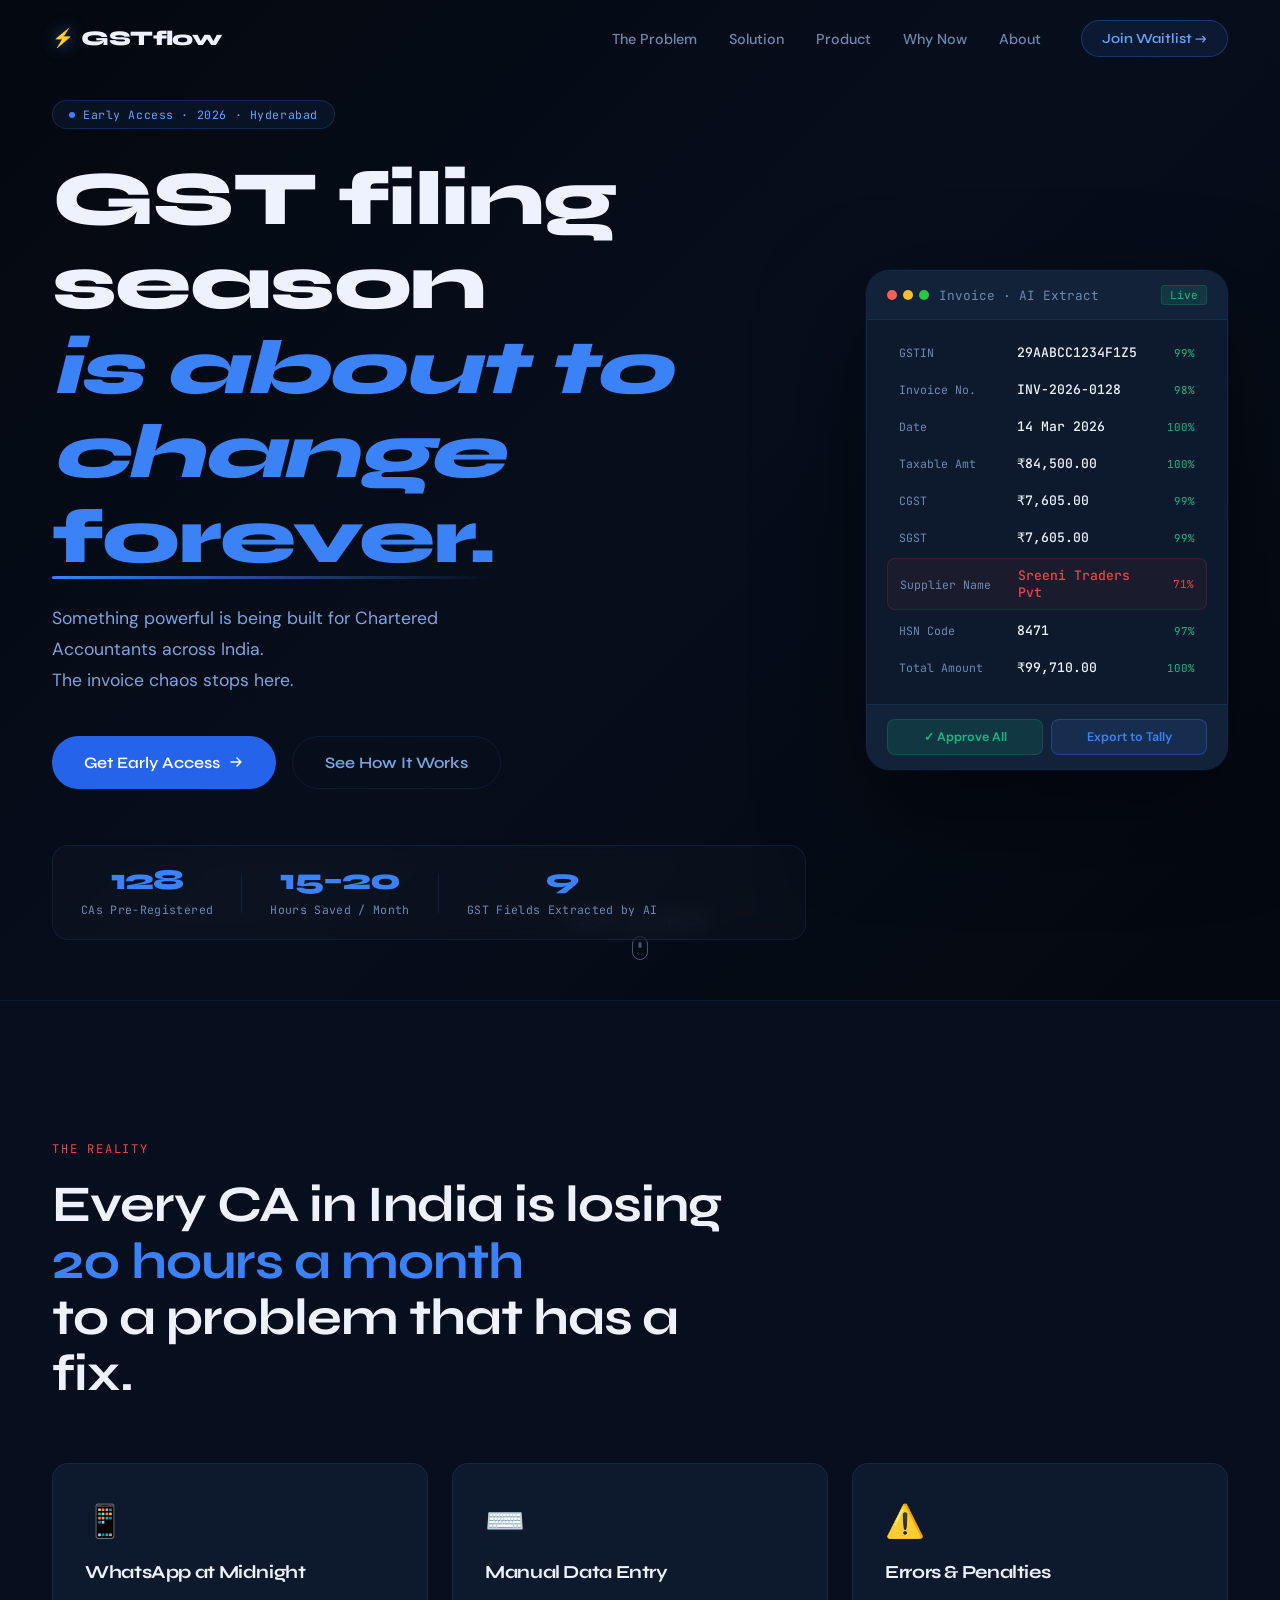
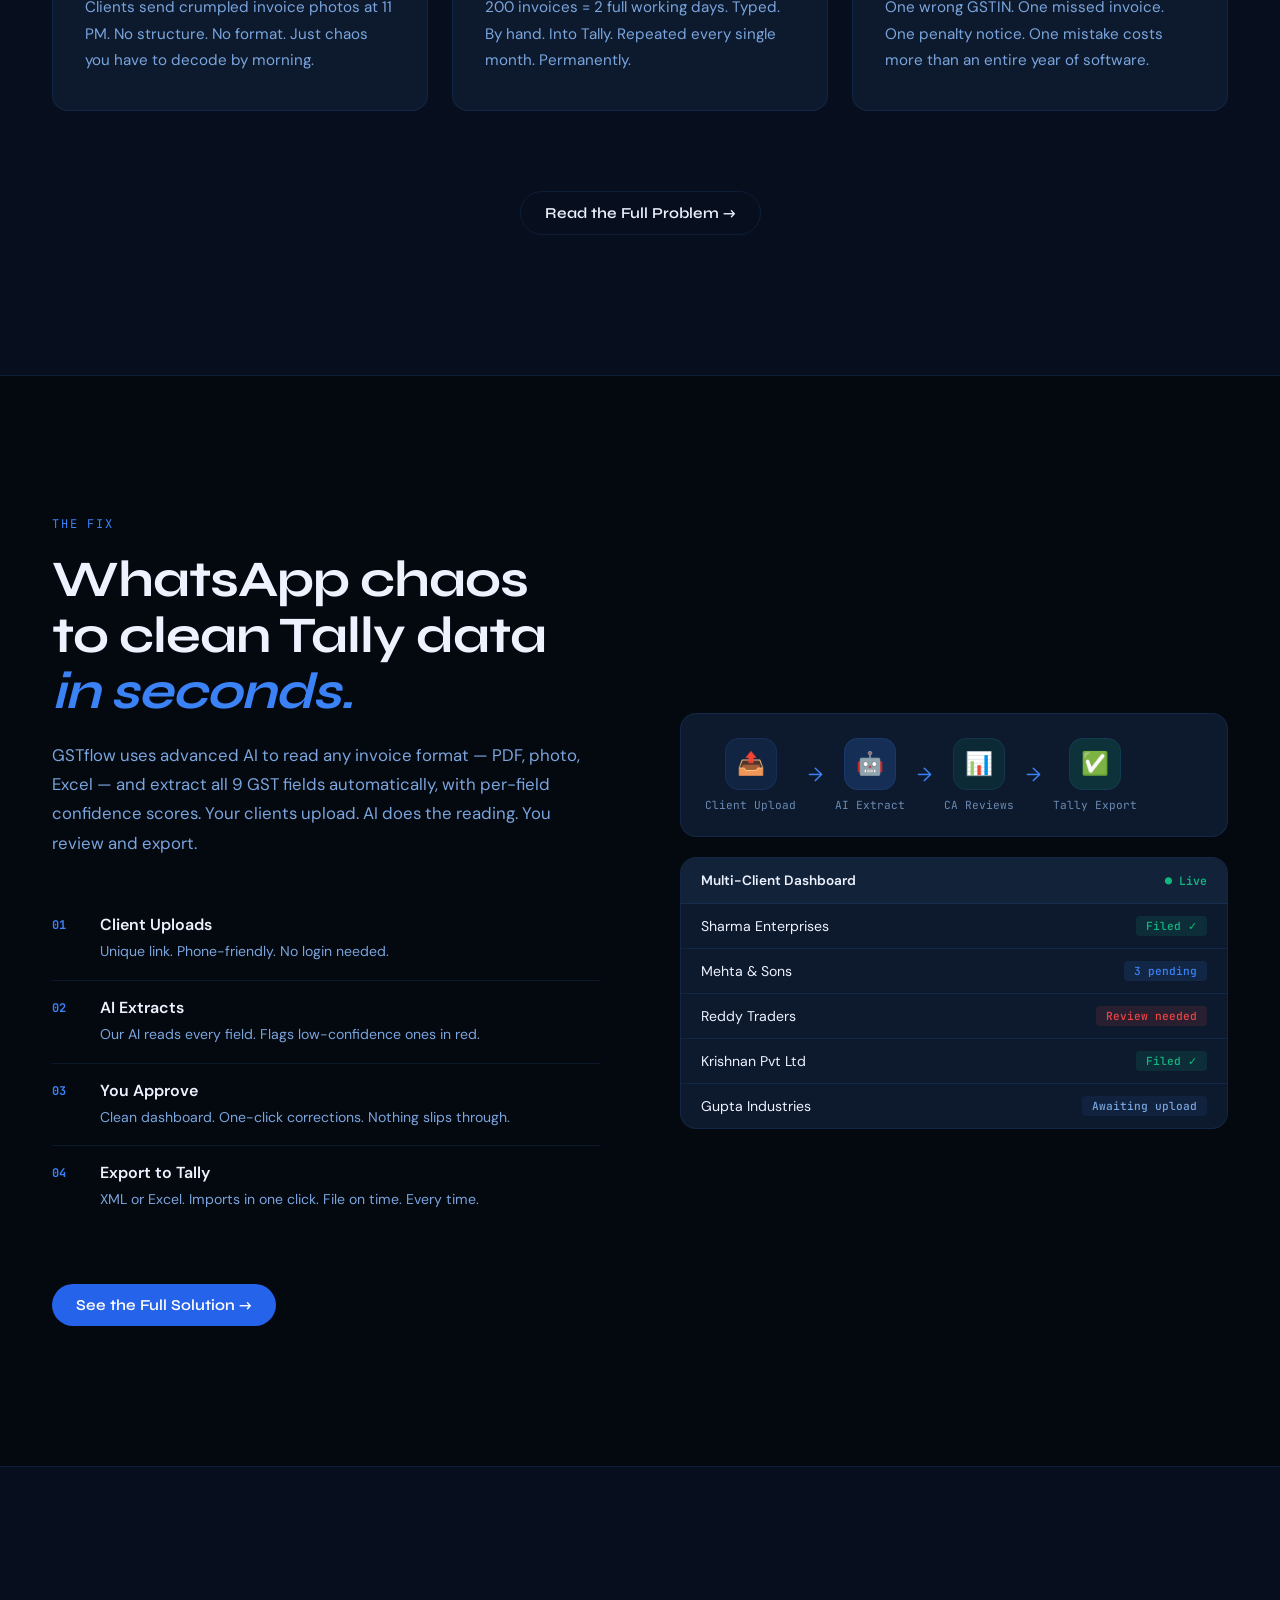
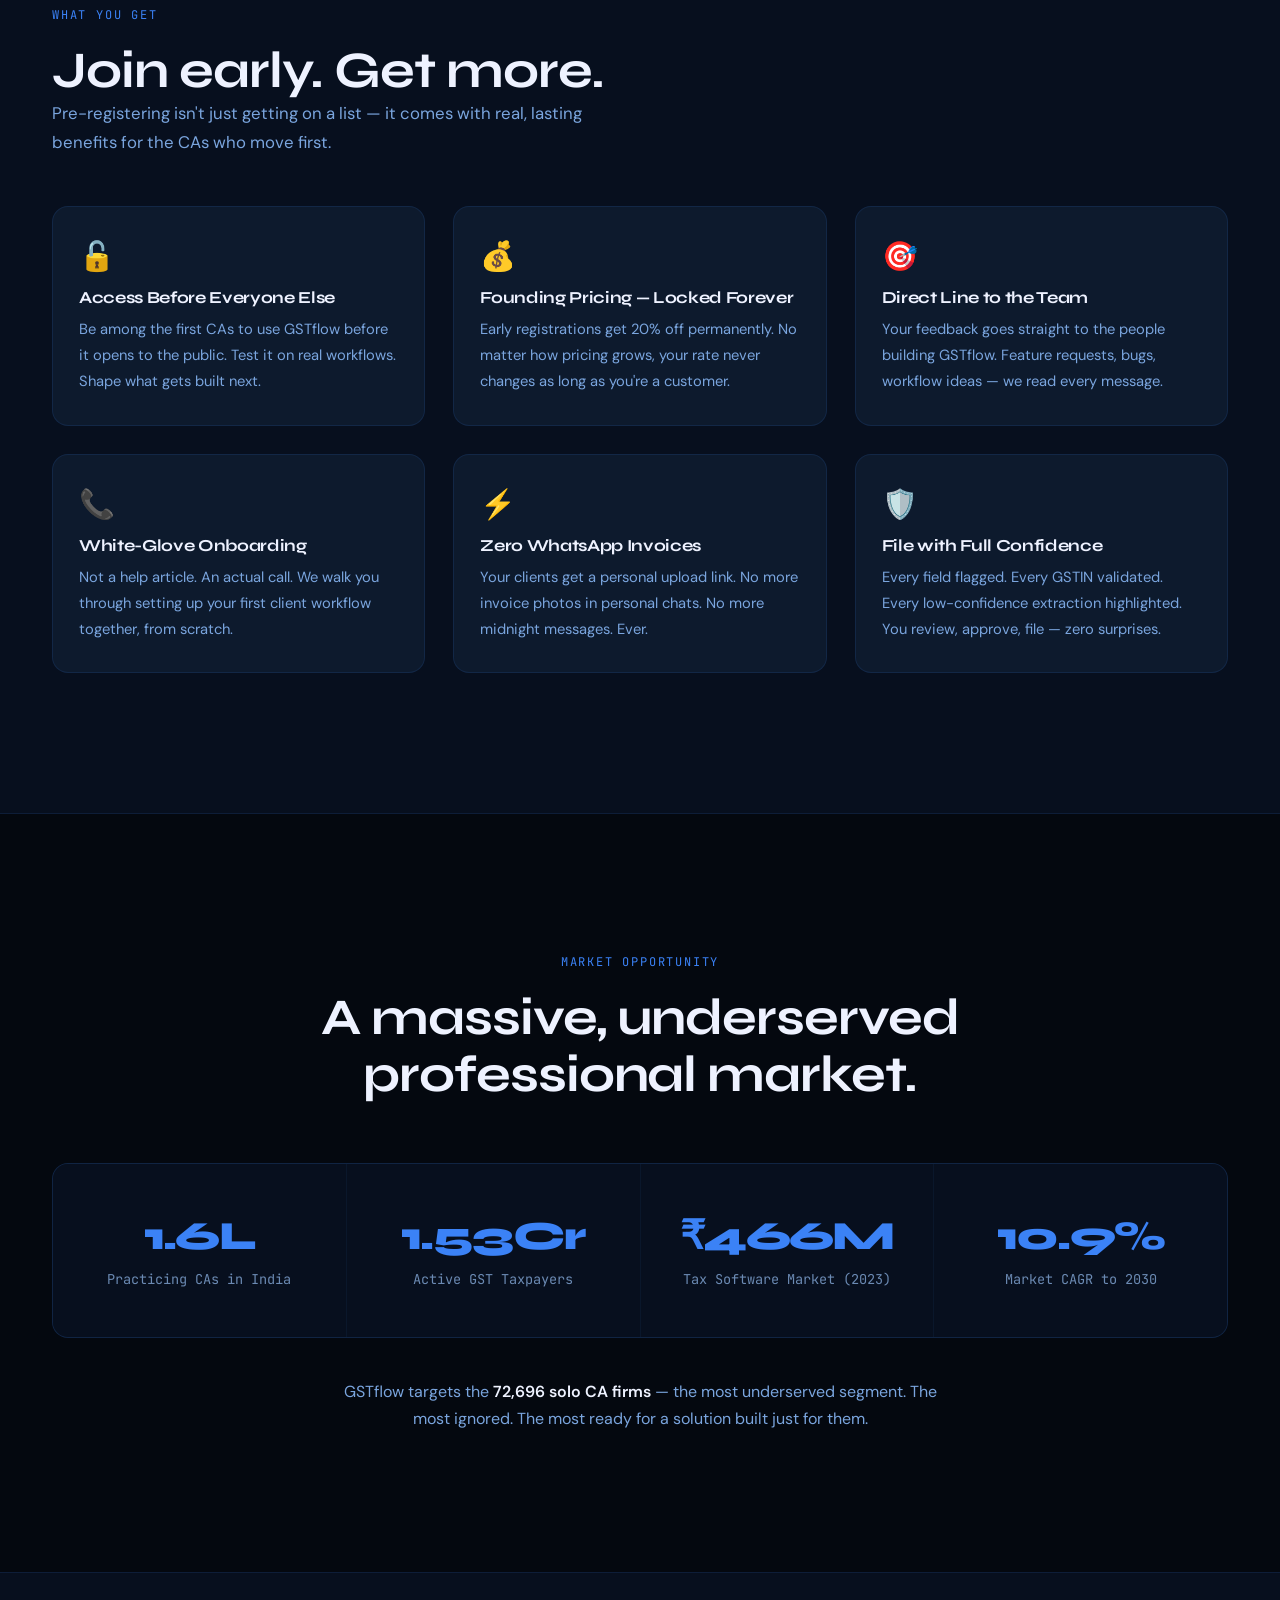
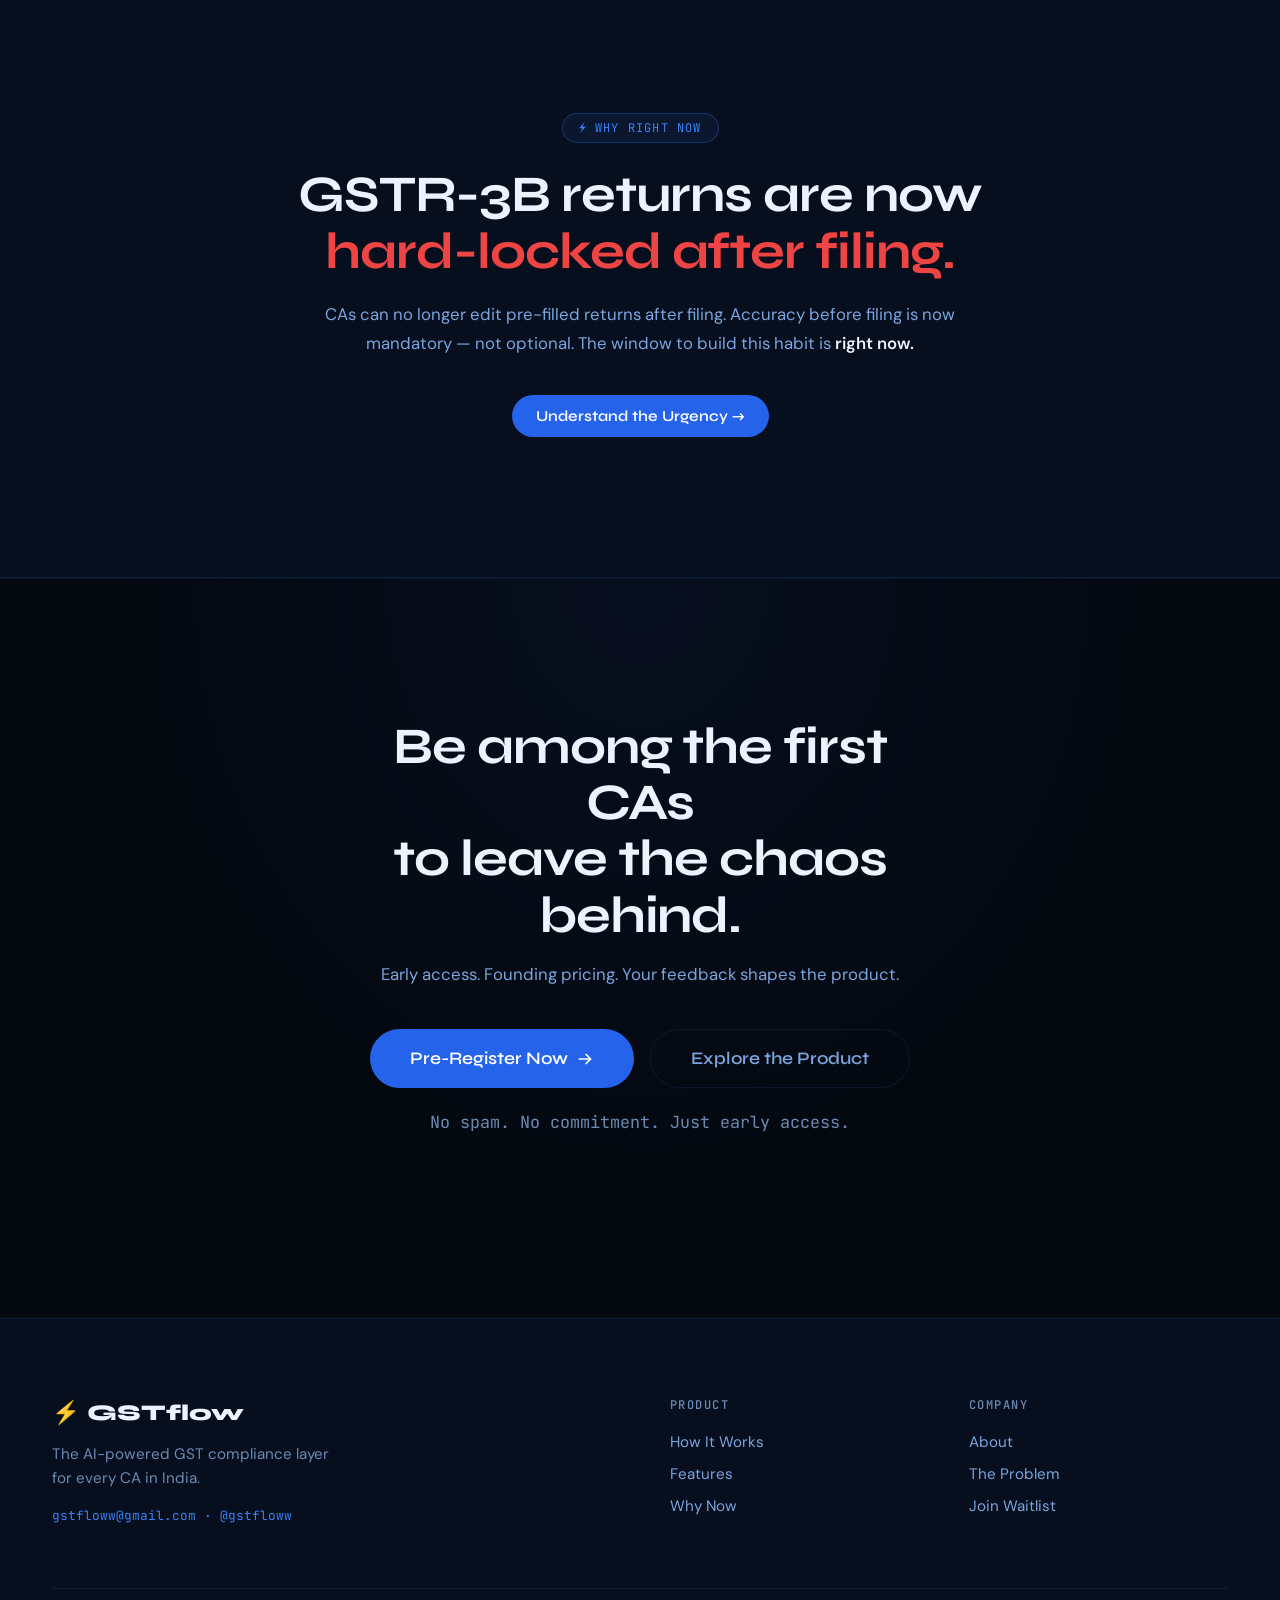
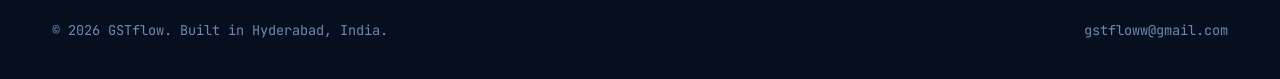
<file: index.html>
<!DOCTYPE html>
<html lang="en">
<head>
  <meta charset="UTF-8" />
  <meta name="viewport" content="width=device-width, initial-scale=1.0" />
  <title>GSTflow — AI-Powered GST Intelligence for CAs</title>
  <link rel="preconnect" href="https://fonts.googleapis.com" />
  <link rel="preconnect" href="https://fonts.gstatic.com" crossorigin />
  <link href="https://fonts.googleapis.com/css2?family=Syne:wght@400;500;600;700;800&family=DM+Sans:ital,wght@0,300;0,400;0,500;1,300&family=JetBrains+Mono:wght@400;500&display=swap" rel="stylesheet" />
  <link rel="stylesheet" href="css/global.css" />
  <link rel="stylesheet" href="css/index.css" />
</head>
<body>

  <nav class="nav" id="nav">
    <div class="nav__inner">
      <a href="index.html" class="nav__logo">
        <span class="nav__logo-bolt">⚡</span>
        <span>GSTflow</span>
      </a>
      <ul class="nav__links">
        <li><a href="problem.html">The Problem</a></li>
        <li><a href="solution.html">Solution</a></li>
        <li><a href="product.html">Product</a></li>
        <li><a href="why-now.html">Why Now</a></li>
        <li><a href="about.html">About</a></li>
      </ul>
      <a href="waitlist.html" class="btn btn--nav">Join Waitlist →</a>
      <button class="nav__burger" id="burger" aria-label="Menu">
        <span></span><span></span><span></span>
      </button>
    </div>
    <div class="nav__mobile" id="mobileMenu">
      <a href="problem.html">The Problem</a>
      <a href="solution.html">Solution</a>
      <a href="product.html">Product</a>
      <a href="why-now.html">Why Now</a>
      <a href="about.html">About</a>
      <a href="waitlist.html" class="btn btn--primary">Join Waitlist →</a>
    </div>
  </nav>

  <!-- HERO with background image, vertical layout -->
  <section class="hero">
    <div class="hero__bg-image"></div>

    <div class="hero__inner container">
      <div class="hero__left">
        <div class="hero__badge reveal">
          <span class="badge__dot"></span>
          Early Access · 2026 · Hyderabad
        </div>

        <h1 class="hero__headline reveal reveal--delay-1">
          GST filing season<br />
          <em>is about to change</em><br />
          <span class="hero__headline--accent">forever.</span>
        </h1>

        <p class="hero__sub reveal reveal--delay-2">
          Something powerful is being built for Chartered Accountants across India.<br />
          The invoice chaos stops here.
        </p>

        <div class="hero__cta-group reveal reveal--delay-3">
          <a href="waitlist.html" class="btn btn--primary btn--large">
            Get Early Access
            <svg width="16" height="16" viewBox="0 0 16 16" fill="none"><path d="M3 8h10M9 4l4 4-4 4" stroke="currentColor" stroke-width="1.5" stroke-linecap="round" stroke-linejoin="round"/></svg>
          </a>
          <a href="solution.html" class="btn btn--ghost btn--large">See How It Works</a>
        </div>

        <div class="hero__stats reveal reveal--delay-4">
          <div class="hero__stat">
            <span class="stat__number" id="heroCount">128</span>
            <span class="stat__label">CAs Pre-Registered</span>
          </div>
          <div class="hero__stat-divider"></div>
          <div class="hero__stat">
            <span class="stat__number">15–20</span>
            <span class="stat__label">Hours Saved / Month</span>
          </div>
          <div class="hero__stat-divider"></div>
          <div class="hero__stat">
            <span class="stat__number">9</span>
            <span class="stat__label">GST Fields Extracted by AI</span>
          </div>
        </div>
      </div>

      <!-- Invoice card: vertical, on the right -->
      <div class="hero__right reveal reveal--delay-3">
        <div class="mockup-card">
          <div class="mockup-card__header">
            <div class="mockup-card__dots"><span></span><span></span><span></span></div>
            <span class="mockup-card__title">Invoice · AI Extract</span>
            <span class="mockup-card__badge">Live</span>
          </div>
          <div class="mockup-card__body">
            <div class="mockup-row"><span class="mockup-label">GSTIN</span><span class="mockup-value confidence--high">29AABCC1234F1Z5</span><span class="mockup-conf">99%</span></div>
            <div class="mockup-row"><span class="mockup-label">Invoice No.</span><span class="mockup-value confidence--high">INV-2026-0128</span><span class="mockup-conf">98%</span></div>
            <div class="mockup-row"><span class="mockup-label">Date</span><span class="mockup-value confidence--high">14 Mar 2026</span><span class="mockup-conf">100%</span></div>
            <div class="mockup-row"><span class="mockup-label">Taxable Amt</span><span class="mockup-value confidence--high">₹84,500.00</span><span class="mockup-conf">100%</span></div>
            <div class="mockup-row"><span class="mockup-label">CGST</span><span class="mockup-value confidence--high">₹7,605.00</span><span class="mockup-conf">99%</span></div>
            <div class="mockup-row"><span class="mockup-label">SGST</span><span class="mockup-value confidence--high">₹7,605.00</span><span class="mockup-conf">99%</span></div>
            <div class="mockup-row mockup-row--flagged"><span class="mockup-label">Supplier Name</span><span class="mockup-value confidence--low">Sreeni Traders Pvt</span><span class="mockup-conf mockup-conf--warn">71%</span></div>
            <div class="mockup-row"><span class="mockup-label">HSN Code</span><span class="mockup-value confidence--high">8471</span><span class="mockup-conf">97%</span></div>
            <div class="mockup-row"><span class="mockup-label">Total Amount</span><span class="mockup-value confidence--high">₹99,710.00</span><span class="mockup-conf">100%</span></div>
          </div>
          <div class="mockup-card__footer">
            <button class="mockup-btn mockup-btn--approve">✓ Approve All</button>
            <button class="mockup-btn mockup-btn--export">Export to Tally</button>
          </div>
        </div>
      </div>
    </div>

    <div class="hero__scroll-hint">
      <span>Scroll to explore</span>
      <div class="scroll-arrow"></div>
    </div>
  </section>

  <!-- PAIN TEASER -->
  <section class="pain-teaser">
    <div class="container">
      <div class="pain-teaser__label reveal">The Reality</div>
      <h2 class="pain-teaser__headline reveal reveal--delay-1">
        Every CA in India is losing<br /><span class="text--accent">20 hours a month</span><br />to a problem that has a fix.
      </h2>
      <div class="pain-teaser__cards">
        <div class="pain-card reveal reveal--delay-1">
          <div class="pain-card__icon">📱</div>
          <h3>WhatsApp at Midnight</h3>
          <p>Clients send crumpled invoice photos at 11 PM. No structure. No format. Just chaos you have to decode by morning.</p>
        </div>
        <div class="pain-card reveal reveal--delay-2">
          <div class="pain-card__icon">⌨️</div>
          <h3>Manual Data Entry</h3>
          <p>200 invoices = 2 full working days. Typed. By hand. Into Tally. Repeated every single month. Permanently.</p>
        </div>
        <div class="pain-card reveal reveal--delay-3">
          <div class="pain-card__icon">⚠️</div>
          <h3>Errors & Penalties</h3>
          <p>One wrong GSTIN. One missed invoice. One penalty notice. One mistake costs more than an entire year of software.</p>
        </div>
      </div>
      <div class="pain-teaser__cta reveal">
        <a href="problem.html" class="btn btn--outline">Read the Full Problem →</a>
      </div>
    </div>
  </section>

  <!-- SOLUTION TEASER -->
  <section class="solution-teaser">
    <div class="container">
      <div class="solution-teaser__inner">
        <div class="solution-teaser__text reveal">
          <div class="section-label">The Fix</div>
          <h2>WhatsApp chaos<br />to clean Tally data<br /><em>in seconds.</em></h2>
          <p>GSTflow uses advanced AI to read any invoice format — PDF, photo, Excel — and extract all 9 GST fields automatically, with per-field confidence scores. Your clients upload. AI does the reading. You review and export.</p>
          <div class="flow-steps">
            <div class="flow-step"><span class="flow-step__num">01</span><div><strong>Client Uploads</strong><p>Unique link. Phone-friendly. No login needed.</p></div></div>
            <div class="flow-step"><span class="flow-step__num">02</span><div><strong>AI Extracts</strong><p>Our AI reads every field. Flags low-confidence ones in red.</p></div></div>
            <div class="flow-step"><span class="flow-step__num">03</span><div><strong>You Approve</strong><p>Clean dashboard. One-click corrections. Nothing slips through.</p></div></div>
            <div class="flow-step"><span class="flow-step__num">04</span><div><strong>Export to Tally</strong><p>XML or Excel. Imports in one click. File on time. Every time.</p></div></div>
          </div>
          <a href="solution.html" class="btn btn--primary">See the Full Solution →</a>
        </div>
        <div class="solution-teaser__visual reveal reveal--delay-2">
          <div class="flow-visual">
            <div class="flow-node flow-node--upload"><div class="flow-node__icon">📤</div><span>Client Upload</span></div>
            <div class="flow-arrow">→</div>
            <div class="flow-node flow-node--ai"><div class="flow-node__icon">🤖</div><span>AI Extract</span></div>
            <div class="flow-arrow">→</div>
            <div class="flow-node flow-node--review"><div class="flow-node__icon">📊</div><span>CA Reviews</span></div>
            <div class="flow-arrow">→</div>
            <div class="flow-node flow-node--export"><div class="flow-node__icon">✅</div><span>Tally Export</span></div>
          </div>
          <div class="dashboard-preview">
            <div class="dashboard-preview__header"><span>Multi-Client Dashboard</span><span class="dash-live">● Live</span></div>
            <div class="dashboard-preview__row"><span>Sharma Enterprises</span><span class="dash-tag dash-tag--done">Filed ✓</span></div>
            <div class="dashboard-preview__row"><span>Mehta & Sons</span><span class="dash-tag dash-tag--pending">3 pending</span></div>
            <div class="dashboard-preview__row"><span>Reddy Traders</span><span class="dash-tag dash-tag--review">Review needed</span></div>
            <div class="dashboard-preview__row"><span>Krishnan Pvt Ltd</span><span class="dash-tag dash-tag--done">Filed ✓</span></div>
            <div class="dashboard-preview__row"><span>Gupta Industries</span><span class="dash-tag dash-tag--upload">Awaiting upload</span></div>
          </div>
        </div>
      </div>
    </div>
  </section>

  <!-- WHAT YOU GET (replacing roadmap) -->
  <section class="benefits-section">
    <div class="container">
      <div class="section-label reveal">What You Get</div>
      <h2 class="reveal reveal--delay-1">Join early. Get more.</h2>
      <p class="reveal reveal--delay-2" style="max-width:560px;">Pre-registering isn't just getting on a list — it comes with real, lasting benefits for the CAs who move first.</p>
      <div class="benefits-grid">
        <div class="benefit-card reveal reveal--delay-1">
          <div class="benefit-card__icon">🔓</div>
          <h3>Access Before Everyone Else</h3>
          <p>Be among the first CAs to use GSTflow before it opens to the public. Test it on real workflows. Shape what gets built next.</p>
        </div>
        <div class="benefit-card reveal reveal--delay-2">
          <div class="benefit-card__icon">💰</div>
          <h3>Founding Pricing — Locked Forever</h3>
          <p>Early registrations get 20% off permanently. No matter how pricing grows, your rate never changes as long as you're a customer.</p>
        </div>
        <div class="benefit-card reveal reveal--delay-3">
          <div class="benefit-card__icon">🎯</div>
          <h3>Direct Line to the Team</h3>
          <p>Your feedback goes straight to the people building GSTflow. Feature requests, bugs, workflow ideas — we read every message.</p>
        </div>
        <div class="benefit-card reveal reveal--delay-1">
          <div class="benefit-card__icon">📞</div>
          <h3>White-Glove Onboarding</h3>
          <p>Not a help article. An actual call. We walk you through setting up your first client workflow together, from scratch.</p>
        </div>
        <div class="benefit-card reveal reveal--delay-2">
          <div class="benefit-card__icon">⚡</div>
          <h3>Zero WhatsApp Invoices</h3>
          <p>Your clients get a personal upload link. No more invoice photos in personal chats. No more midnight messages. Ever.</p>
        </div>
        <div class="benefit-card reveal reveal--delay-3">
          <div class="benefit-card__icon">🛡️</div>
          <h3>File with Full Confidence</h3>
          <p>Every field flagged. Every GSTIN validated. Every low-confidence extraction highlighted. You review, approve, file — zero surprises.</p>
        </div>
      </div>
    </div>
  </section>

  <!-- MARKET NUMBERS -->
  <section class="market-section">
    <div class="container">
      <div class="section-label reveal">Market Opportunity</div>
      <h2 class="reveal reveal--delay-1">A massive, underserved<br />professional market.</h2>
      <div class="market-grid">
        <div class="market-stat reveal reveal--delay-1"><span class="market-stat__num">1.6L</span><span class="market-stat__label">Practicing CAs in India</span></div>
        <div class="market-stat reveal reveal--delay-2"><span class="market-stat__num">1.53Cr</span><span class="market-stat__label">Active GST Taxpayers</span></div>
        <div class="market-stat reveal reveal--delay-3"><span class="market-stat__num">₹466M</span><span class="market-stat__label">Tax Software Market (2023)</span></div>
        <div class="market-stat reveal reveal--delay-4"><span class="market-stat__num">10.9%</span><span class="market-stat__label">Market CAGR to 2030</span></div>
      </div>
      <p class="market-note reveal">GSTflow targets the <strong>72,696 solo CA firms</strong> — the most underserved segment. The most ignored. The most ready for a solution built just for them.</p>
    </div>
  </section>

  <!-- URGENCY -->
  <section class="urgency-section">
    <div class="container">
      <div class="urgency-inner reveal">
        <div class="urgency-tag">⚡ Why Right Now</div>
        <h2>GSTR-3B returns are now<br /><span class="text--danger">hard-locked after filing.</span></h2>
        <p>CAs can no longer edit pre-filled returns after filing. Accuracy before filing is now mandatory — not optional. The window to build this habit is <strong>right now.</strong></p>
        <a href="why-now.html" class="btn btn--primary">Understand the Urgency →</a>
      </div>
    </div>
  </section>

  <!-- WAITLIST CTA -->
  <section class="waitlist-cta">
    <div class="container">
      <div class="waitlist-cta__inner reveal">
        <h2>Be among the first CAs<br />to leave the chaos behind.</h2>
        <p>Early access. Founding pricing. Your feedback shapes the product.</p>
        <div class="waitlist-cta__buttons">
          <a href="waitlist.html" class="btn btn--primary btn--xl">
            Pre-Register Now
            <svg width="18" height="18" viewBox="0 0 16 16" fill="none"><path d="M3 8h10M9 4l4 4-4 4" stroke="currentColor" stroke-width="1.5" stroke-linecap="round" stroke-linejoin="round"/></svg>
          </a>
          <a href="product.html" class="btn btn--ghost btn--xl">Explore the Product</a>
        </div>
        <p class="waitlist-cta__note">No spam. No commitment. Just early access.</p>
      </div>
    </div>
  </section>

  <!-- FOOTER -->
  <footer class="footer">
    <div class="container">
      <div class="footer__inner">
        <div class="footer__brand">
          <div class="footer__logo">⚡ GSTflow</div>
          <p>The AI-powered GST compliance layer<br />for every CA in India.</p>
          <p class="footer__contact">
            <a href="mailto:gstfloww@gmail.com">gstfloww@gmail.com</a> ·
            <a href="https://instagram.com/gstfloww" target="_blank">@gstfloww</a>
          </p>
        </div>
        <div class="footer__links">
          <div class="footer__col">
            <h4>Product</h4>
            <a href="solution.html">How It Works</a>
            <a href="product.html">Features</a>
            <a href="why-now.html">Why Now</a>
          </div>
          <div class="footer__col">
            <h4>Company</h4>
            <a href="about.html">About</a>
            <a href="problem.html">The Problem</a>
            <a href="waitlist.html">Join Waitlist</a>
          </div>
        </div>
      </div>
      <div class="footer__bottom">
        <span>© 2026 GSTflow. Built in Hyderabad, India.</span>
        <span><a href="mailto:gstfloww@gmail.com" style="color:inherit;">gstfloww@gmail.com</a></span>
      </div>
    </div>
  </footer>

  <script src="js/global.js"></script>
  <script src="js/index.js"></script>
  <script>
    // Dynamic pre-registration count: starts at 128, grows with every signup
    function getHeroCount() {
      const extra = parseInt(localStorage.getItem('gstflow_count') || '0');
      return 128 + extra;
    }
    const el = document.getElementById('heroCount');
    if (el) el.textContent = getHeroCount();
  </script>
</body>
</html>
</file>
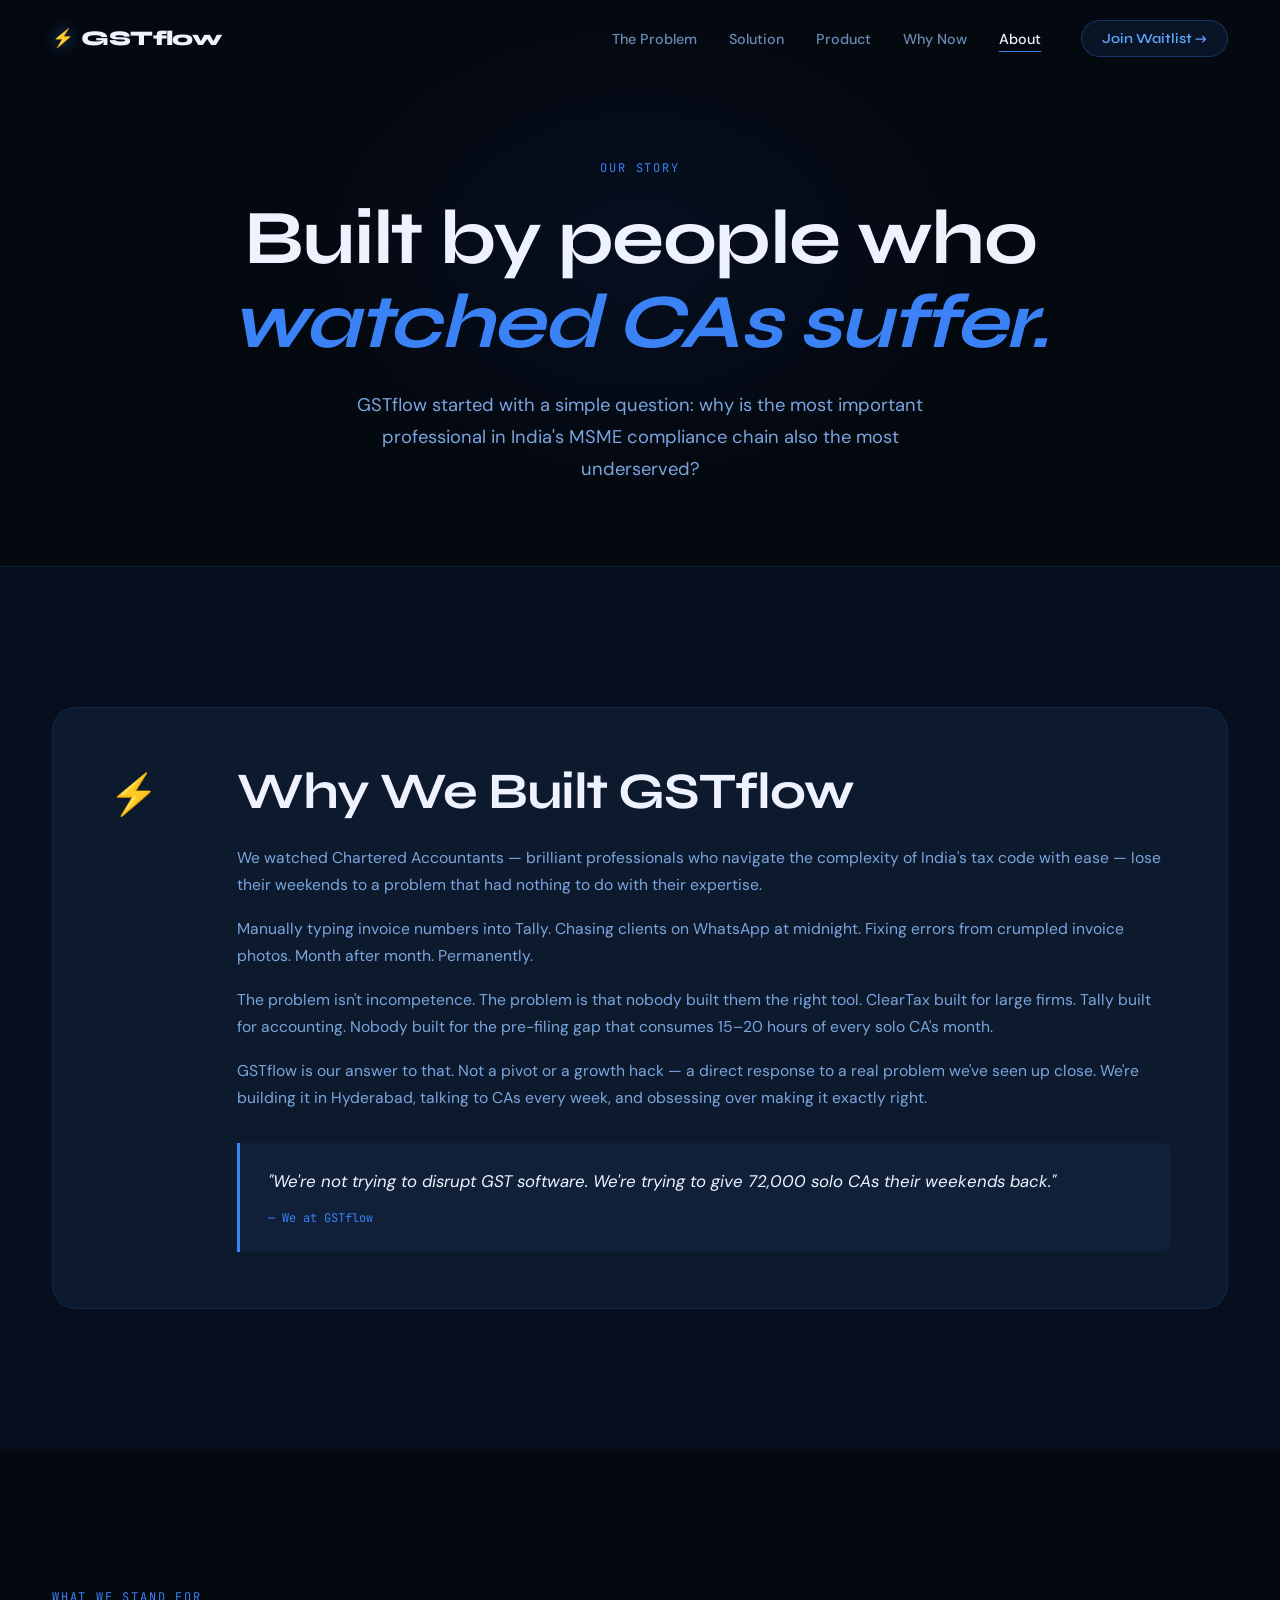
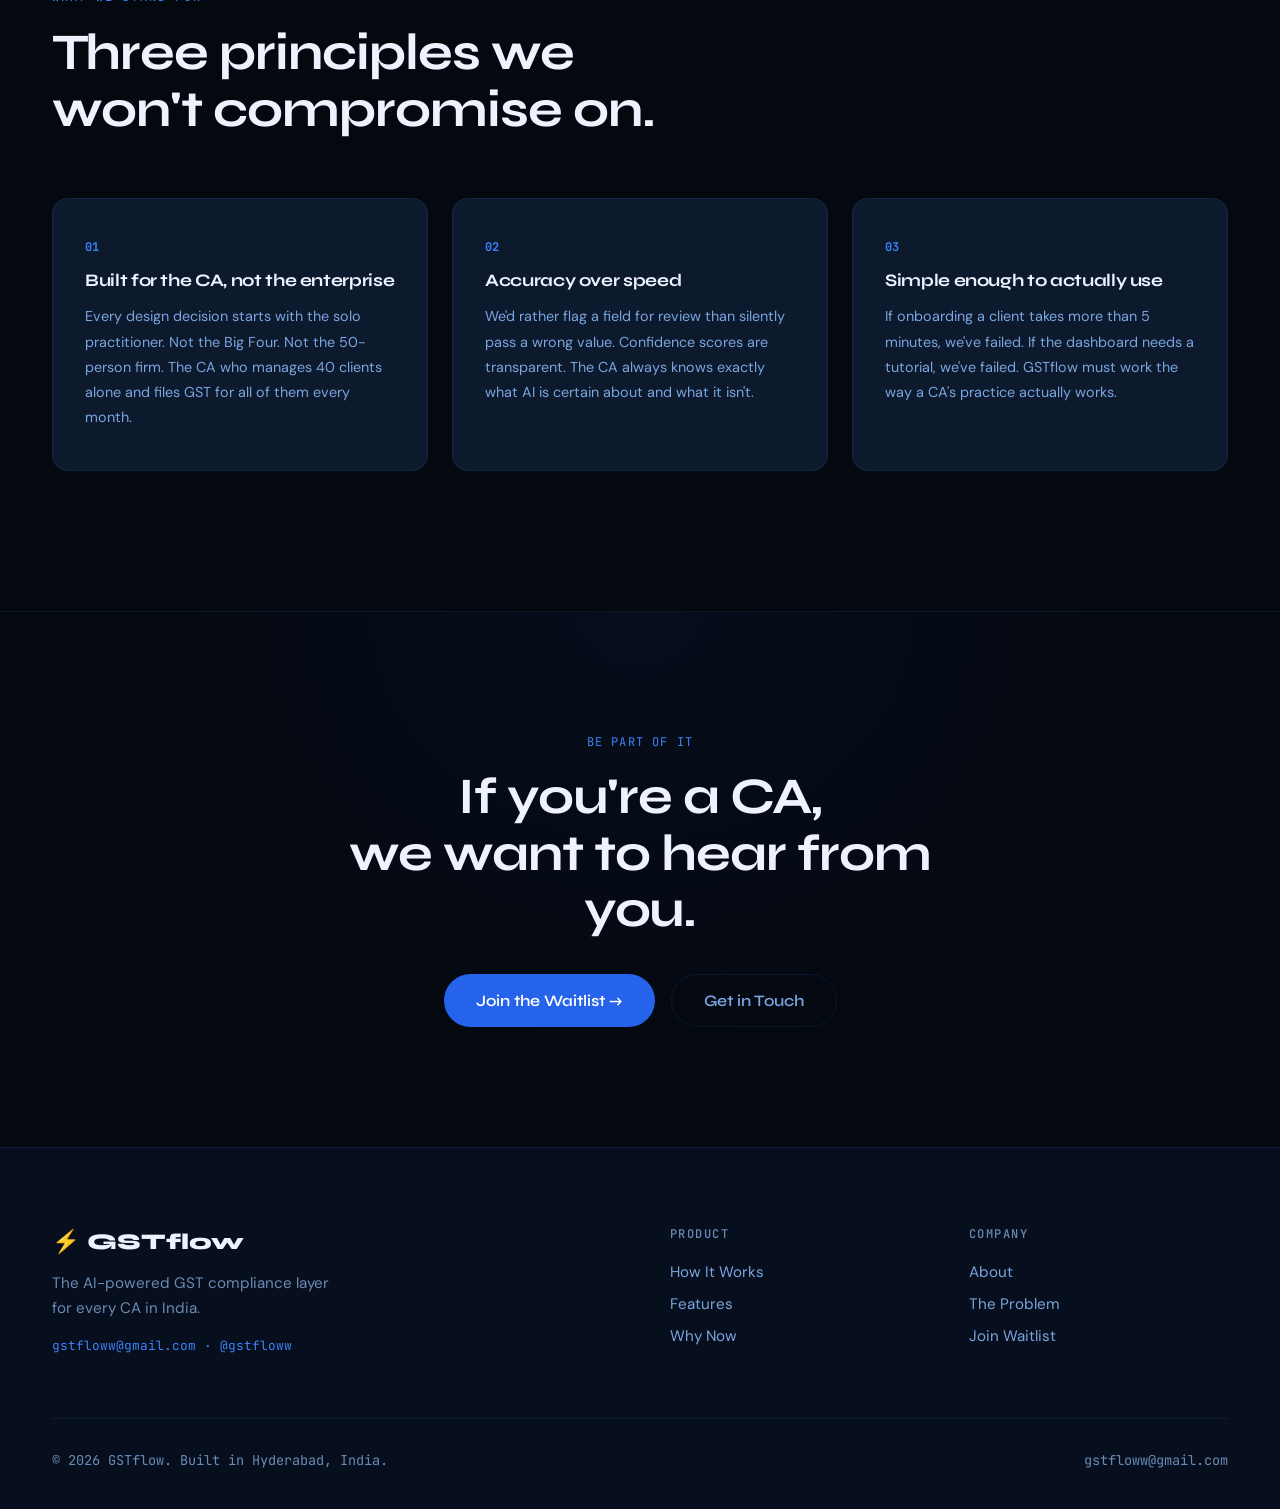
<file: about.html>
<!DOCTYPE html>
<html lang="en">
<head>
  <meta charset="UTF-8" />
  <meta name="viewport" content="width=device-width, initial-scale=1.0" />
  <title>About — GSTflow</title>
  <link rel="preconnect" href="https://fonts.googleapis.com" />
  <link rel="preconnect" href="https://fonts.gstatic.com" crossorigin />
  <link href="https://fonts.googleapis.com/css2?family=Syne:wght@400;500;600;700;800&family=DM+Sans:ital,wght@0,300;0,400;0,500;1,300&family=JetBrains+Mono:wght@400;500&display=swap" rel="stylesheet" />
  <link rel="stylesheet" href="css/global.css" />
  <link rel="stylesheet" href="css/about.css" />
</head>
<body>
  <nav class="nav" id="nav">
    <div class="nav__inner">
      <a href="index.html" class="nav__logo"><span class="nav__logo-bolt">⚡</span><span>GSTflow</span></a>
      <ul class="nav__links">
        <li><a href="problem.html">The Problem</a></li>
        <li><a href="solution.html">Solution</a></li>
        <li><a href="product.html">Product</a></li>
        <li><a href="why-now.html">Why Now</a></li>
        <li><a href="about.html">About</a></li>
      </ul>
      <a href="waitlist.html" class="btn btn--nav">Join Waitlist →</a>
      <button class="nav__burger" id="burger"><span></span><span></span><span></span></button>
    </div>
    <div class="nav__mobile" id="mobileMenu">
      <a href="problem.html">The Problem</a>
      <a href="solution.html">Solution</a>
      <a href="product.html">Product</a>
      <a href="why-now.html">Why Now</a>
      <a href="about.html">About</a>
      <a href="waitlist.html" class="btn btn--primary">Join Waitlist →</a>
    </div>
  </nav>

  <section class="page-hero">
    <div class="container">
      <div class="section-label reveal">Our Story</div>
      <h1 class="reveal reveal--delay-1">Built by people who<br /><em>watched CAs suffer.</em></h1>
      <p class="reveal reveal--delay-2">GSTflow started with a simple question: why is the most important professional in India's MSME compliance chain also the most underserved?</p>
    </div>
  </section>

  <!-- STORY SECTION -->
  <section class="story-section">
    <div class="container">
      <div class="story-card reveal">
        <div class="story-card__icon">⚡</div>
        <div class="story-card__content">
          <h2>Why We Built GSTflow</h2>
          <p>We watched Chartered Accountants — brilliant professionals who navigate the complexity of India's tax code with ease — lose their weekends to a problem that had nothing to do with their expertise.</p>
          <p>Manually typing invoice numbers into Tally. Chasing clients on WhatsApp at midnight. Fixing errors from crumpled invoice photos. Month after month. Permanently.</p>
          <p>The problem isn't incompetence. The problem is that nobody built them the right tool. ClearTax built for large firms. Tally built for accounting. Nobody built for the pre-filing gap that consumes 15–20 hours of every solo CA's month.</p>
          <p>GSTflow is our answer to that. Not a pivot or a growth hack — a direct response to a real problem we've seen up close. We're building it in Hyderabad, talking to CAs every week, and obsessing over making it exactly right.</p>
          <blockquote class="story-quote">
            "We're not trying to disrupt GST software. We're trying to give 72,000 solo CAs their weekends back."
            <cite>— We at GSTflow</cite>
          </blockquote>
        </div>
      </div>
    </div>
  </section>

  <!-- VALUES -->
  <section class="principles-section">
    <div class="container">
      <div class="section-label reveal">What We Stand For</div>
      <h2 class="reveal reveal--delay-1">Three principles we<br />won't compromise on.</h2>
      <div class="principles-grid">
        <div class="principle-card reveal reveal--delay-1">
          <div class="principle-num">01</div>
          <h3>Built for the CA, not the enterprise</h3>
          <p>Every design decision starts with the solo practitioner. Not the Big Four. Not the 50-person firm. The CA who manages 40 clients alone and files GST for all of them every month.</p>
        </div>
        <div class="principle-card reveal reveal--delay-2">
          <div class="principle-num">02</div>
          <h3>Accuracy over speed</h3>
          <p>We'd rather flag a field for review than silently pass a wrong value. Confidence scores are transparent. The CA always knows exactly what AI is certain about and what it isn't.</p>
        </div>
        <div class="principle-card reveal reveal--delay-3">
          <div class="principle-num">03</div>
          <h3>Simple enough to actually use</h3>
          <p>If onboarding a client takes more than 5 minutes, we've failed. If the dashboard needs a tutorial, we've failed. GSTflow must work the way a CA's practice actually works.</p>
        </div>
      </div>
    </div>
  </section>

  <section class="page-cta">
    <div class="container">
      <div class="page-cta__inner reveal">
        <p class="page-cta__label">Be part of it</p>
        <h2>If you're a CA,<br />we want to hear from you.</h2>
        <div class="page-cta__buttons">
          <a href="waitlist.html" class="btn btn--primary btn--large">Join the Waitlist →</a>
          <a href="mailto:gstfloww@gmail.com" class="btn btn--ghost btn--large">Get in Touch</a>
        </div>
      </div>
    </div>
  </section>

  <footer class="footer">
    <div class="container">
      <div class="footer__inner">
        <div class="footer__brand">
          <div class="footer__logo">⚡ GSTflow</div>
          <p>The AI-powered GST compliance layer<br />for every CA in India.</p>
          <p class="footer__contact">
            <a href="mailto:gstfloww@gmail.com">gstfloww@gmail.com</a> ·
            <a href="https://instagram.com/gstfloww" target="_blank">@gstfloww</a>
          </p>
        </div>
        <div class="footer__links">
          <div class="footer__col">
            <h4>Product</h4>
            <a href="solution.html">How It Works</a>
            <a href="product.html">Features</a>
            <a href="why-now.html">Why Now</a>
          </div>
          <div class="footer__col">
            <h4>Company</h4>
            <a href="about.html">About</a>
            <a href="problem.html">The Problem</a>
            <a href="waitlist.html">Join Waitlist</a>
          </div>
        </div>
      </div>
      <div class="footer__bottom">
        <span>© 2026 GSTflow. Built in Hyderabad, India.</span>
        <span><a href="mailto:gstfloww@gmail.com" style="color:inherit;">gstfloww@gmail.com</a></span>
      </div>
    </div>
  </footer>

  <script src="js/global.js"></script>
</body>
</html>
</file>
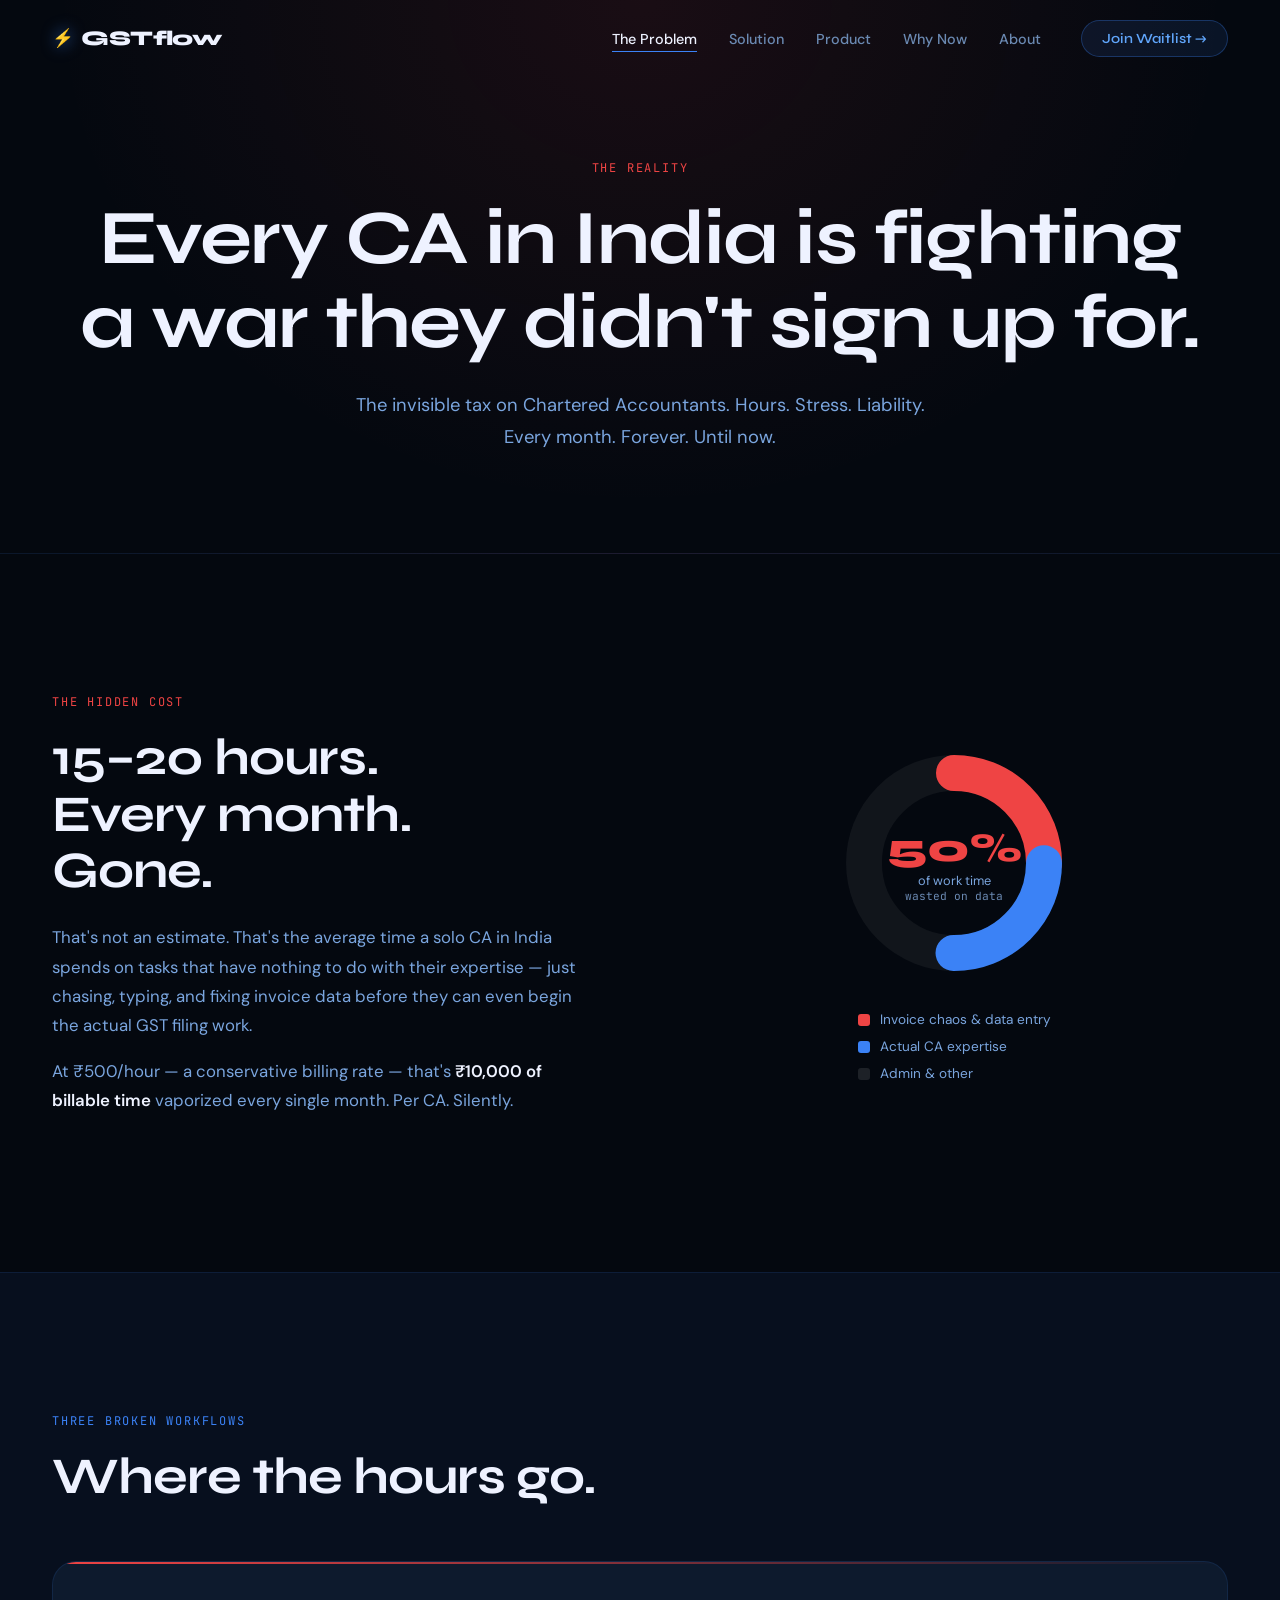
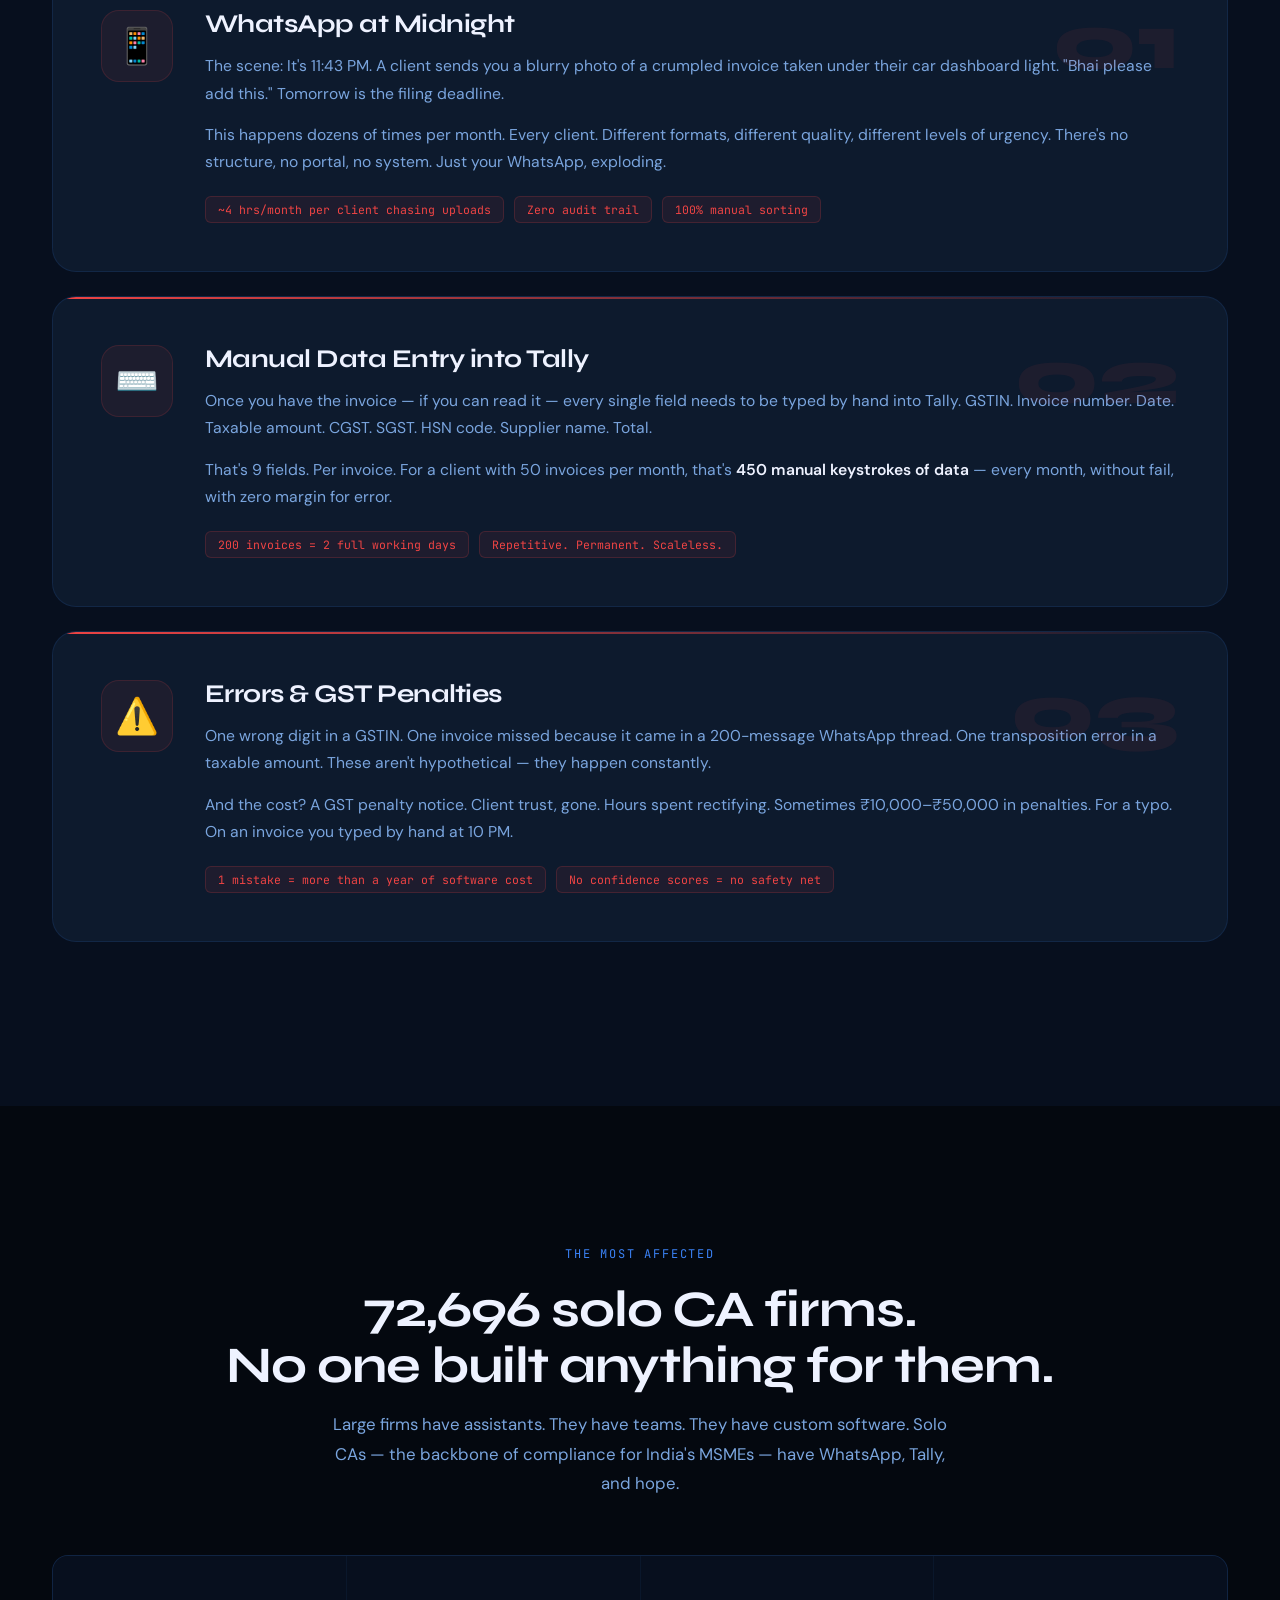
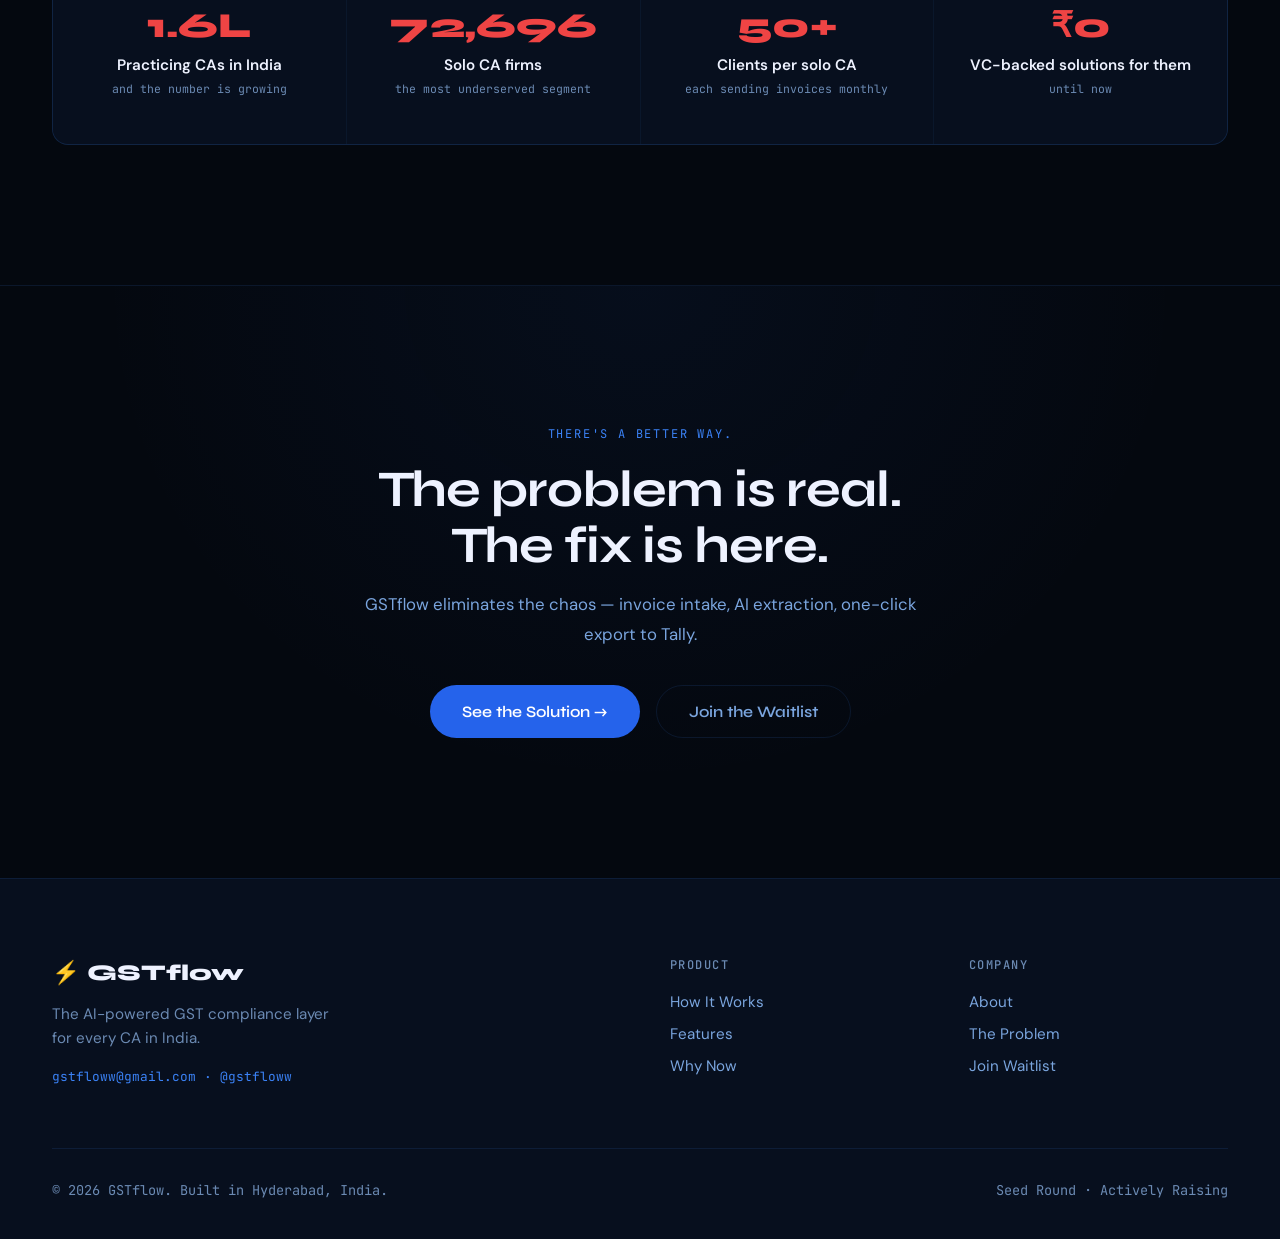
<file: problem.html>
<!DOCTYPE html>
<html lang="en">
<head>
  <meta charset="UTF-8" />
  <meta name="viewport" content="width=device-width, initial-scale=1.0" />
  <title>The Problem — GSTflow</title>
  <link rel="preconnect" href="https://fonts.googleapis.com" />
  <link rel="preconnect" href="https://fonts.gstatic.com" crossorigin />
  <link href="https://fonts.googleapis.com/css2?family=Syne:wght@400;500;600;700;800&family=DM+Sans:ital,wght@0,300;0,400;0,500;1,300&family=JetBrains+Mono:wght@400;500&display=swap" rel="stylesheet" />
  <link rel="stylesheet" href="css/global.css" />
  <link rel="stylesheet" href="css/problem.css" />
</head>
<body>

  <nav class="nav" id="nav">
    <div class="nav__inner">
      <a href="index.html" class="nav__logo"><span class="nav__logo-bolt">⚡</span><span>GSTflow</span></a>
      <ul class="nav__links">
        <li><a href="problem.html">The Problem</a></li>
        <li><a href="solution.html">Solution</a></li>
        <li><a href="product.html">Product</a></li>
        <li><a href="why-now.html">Why Now</a></li>
        <li><a href="about.html">About</a></li>
      </ul>
      <a href="waitlist.html" class="btn btn--nav">Join Waitlist →</a>
      <button class="nav__burger" id="burger"><span></span><span></span><span></span></button>
    </div>
    <div class="nav__mobile" id="mobileMenu">
      <a href="problem.html">The Problem</a>
      <a href="solution.html">Solution</a>
      <a href="product.html">Product</a>
      <a href="why-now.html">Why Now</a>
      <a href="about.html">About</a>
      <a href="waitlist.html" class="btn btn--primary">Join Waitlist →</a>
    </div>
  </nav>

  <section class="prob-hero">
    <div class="container">
      <span class="section-label" style="color:var(--danger)">The Reality</span>
      <h1>Every CA in India is fighting<br />a war they didn't sign up for.</h1>
      <p>The invisible tax on Chartered Accountants. Hours. Stress. Liability. Every month. Forever. Until now.</p>
    </div>
  </section>

  <section class="time-loss">
    <div class="container">
      <div class="tl-inner">
        <div class="tl-text">
          <span class="section-label" style="color:var(--danger)">The Hidden Cost</span>
          <h2>15&ndash;20 hours.<br />Every month.<br />Gone.</h2>
          <p>That's not an estimate. That's the average time a solo CA in India spends on tasks that have nothing to do with their expertise — just chasing, typing, and fixing invoice data before they can even begin the actual GST filing work.</p>
          <p>At &#8377;500/hour — a conservative billing rate — that's <strong>&#8377;10,000 of billable time</strong> vaporized every single month. Per CA. Silently.</p>
        </div>
        <div class="tl-donut">
          <div class="donut-ring">
            <svg viewBox="0 0 120 120" style="width:100%;height:100%;transform:rotate(-90deg)">
              <circle cx="60" cy="60" r="45" fill="none" stroke="rgba(255,255,255,0.05)" stroke-width="18"/>
              <circle cx="60" cy="60" r="45" fill="none" stroke="#ef4444" stroke-width="18" stroke-dasharray="141.4 282.7" stroke-dashoffset="70.7" stroke-linecap="round"/>
              <circle cx="60" cy="60" r="45" fill="none" stroke="#3b82f6" stroke-width="18" stroke-dasharray="70.7 282.7" stroke-dashoffset="-70.7" stroke-linecap="round"/>
            </svg>
            <div class="donut-center">
              <span class="donut-pct">50%</span>
              <span class="donut-of">of work time</span>
              <span class="donut-sub">wasted on data</span>
            </div>
          </div>
          <div class="donut-legend">
            <div class="leg-item"><span style="background:#ef4444"></span>Invoice chaos &amp; data entry</div>
            <div class="leg-item"><span style="background:#3b82f6"></span>Actual CA expertise</div>
            <div class="leg-item"><span style="background:rgba(255,255,255,0.1)"></span>Admin &amp; other</div>
          </div>
        </div>
      </div>
    </div>
  </section>

  <section class="problems-section">
    <div class="container">
      <span class="section-label">Three Broken Workflows</span>
      <h2>Where the hours go.</h2>

      <div class="pcard">
        <div class="pcard__num">01</div>
        <div class="pcard__body">
          <div class="pcard__icon">📱</div>
          <div class="pcard__text">
            <h3>WhatsApp at Midnight</h3>
            <p>The scene: It's 11:43 PM. A client sends you a blurry photo of a crumpled invoice taken under their car dashboard light. "Bhai please add this." Tomorrow is the filing deadline.</p>
            <p>This happens dozens of times per month. Every client. Different formats, different quality, different levels of urgency. There's no structure, no portal, no system. Just your WhatsApp, exploding.</p>
            <div class="pcard__tags">
              <span>~4 hrs/month per client chasing uploads</span>
              <span>Zero audit trail</span>
              <span>100% manual sorting</span>
            </div>
          </div>
        </div>
      </div>

      <div class="pcard">
        <div class="pcard__num">02</div>
        <div class="pcard__body">
          <div class="pcard__icon">⌨️</div>
          <div class="pcard__text">
            <h3>Manual Data Entry into Tally</h3>
            <p>Once you have the invoice — if you can read it — every single field needs to be typed by hand into Tally. GSTIN. Invoice number. Date. Taxable amount. CGST. SGST. HSN code. Supplier name. Total.</p>
            <p>That's 9 fields. Per invoice. For a client with 50 invoices per month, that's <strong>450 manual keystrokes of data</strong> — every month, without fail, with zero margin for error.</p>
            <div class="pcard__tags">
              <span>200 invoices = 2 full working days</span>
              <span>Repetitive. Permanent. Scaleless.</span>
            </div>
          </div>
        </div>
      </div>

      <div class="pcard">
        <div class="pcard__num">03</div>
        <div class="pcard__body">
          <div class="pcard__icon">⚠️</div>
          <div class="pcard__text">
            <h3>Errors &amp; GST Penalties</h3>
            <p>One wrong digit in a GSTIN. One invoice missed because it came in a 200-message WhatsApp thread. One transposition error in a taxable amount. These aren't hypothetical — they happen constantly.</p>
            <p>And the cost? A GST penalty notice. Client trust, gone. Hours spent rectifying. Sometimes &#8377;10,000–&#8377;50,000 in penalties. For a typo. On an invoice you typed by hand at 10 PM.</p>
            <div class="pcard__tags">
              <span>1 mistake = more than a year of software cost</span>
              <span>No confidence scores = no safety net</span>
            </div>
          </div>
        </div>
      </div>
    </div>
  </section>

  <section class="who-section">
    <div class="container">
      <span class="section-label">The Most Affected</span>
      <h2>72,696 solo CA firms.<br />No one built anything for them.</h2>
      <p class="who-intro">Large firms have assistants. They have teams. They have custom software. Solo CAs — the backbone of compliance for India's MSMEs — have WhatsApp, Tally, and hope.</p>
      <div class="who-grid">
        <div class="who-card">
          <div class="who-num">1.6L</div>
          <div class="who-label">Practicing CAs in India</div>
          <div class="who-sub">and the number is growing</div>
        </div>
        <div class="who-card">
          <div class="who-num">72,696</div>
          <div class="who-label">Solo CA firms</div>
          <div class="who-sub">the most underserved segment</div>
        </div>
        <div class="who-card">
          <div class="who-num">50+</div>
          <div class="who-label">Clients per solo CA</div>
          <div class="who-sub">each sending invoices monthly</div>
        </div>
        <div class="who-card">
          <div class="who-num">&#8377;0</div>
          <div class="who-label">VC-backed solutions for them</div>
          <div class="who-sub">until now</div>
        </div>
      </div>
    </div>
  </section>

  <section class="prob-cta">
    <div class="container">
      <div class="prob-cta__inner">
        <span class="section-label">There's a better way.</span>
        <h2>The problem is real.<br />The fix is here.</h2>
        <p>GSTflow eliminates the chaos — invoice intake, AI extraction, one-click export to Tally.</p>
        <div class="prob-cta__btns">
          <a href="solution.html" class="btn btn--primary btn--large">See the Solution →</a>
          <a href="waitlist.html" class="btn btn--ghost btn--large">Join the Waitlist</a>
        </div>
      </div>
    </div>
  </section>

  <footer class="footer">
    <div class="container">
      <div class="footer__inner">
        <div class="footer__brand">
          <div class="footer__logo">⚡ GSTflow</div>
          <p>The AI-powered GST compliance layer<br />for every CA in India.</p>
          <p class="footer__contact">
            <a href="mailto:gstfloww@gmail.com">gstfloww@gmail.com</a> ·
            <a href="https://instagram.com/gstfloww" target="_blank">@gstfloww</a>
          </p>
        </div>
        <div class="footer__links">
          <div class="footer__col">
            <h4>Product</h4>
            <a href="solution.html">How It Works</a>
            <a href="product.html">Features</a>
            <a href="why-now.html">Why Now</a>
          </div>
          <div class="footer__col">
            <h4>Company</h4>
            <a href="about.html">About</a>
            <a href="problem.html">The Problem</a>
            <a href="waitlist.html">Join Waitlist</a>
          </div>
        </div>
      </div>
      <div class="footer__bottom">
        <span>&copy; 2026 GSTflow. Built in Hyderabad, India.</span>
        <span>Seed Round &middot; Actively Raising</span>
      </div>
    </div>
  </footer>

  <script src="js/global.js"></script>
  <script src="js/problem.js"></script>
</body>
</html>
</file>
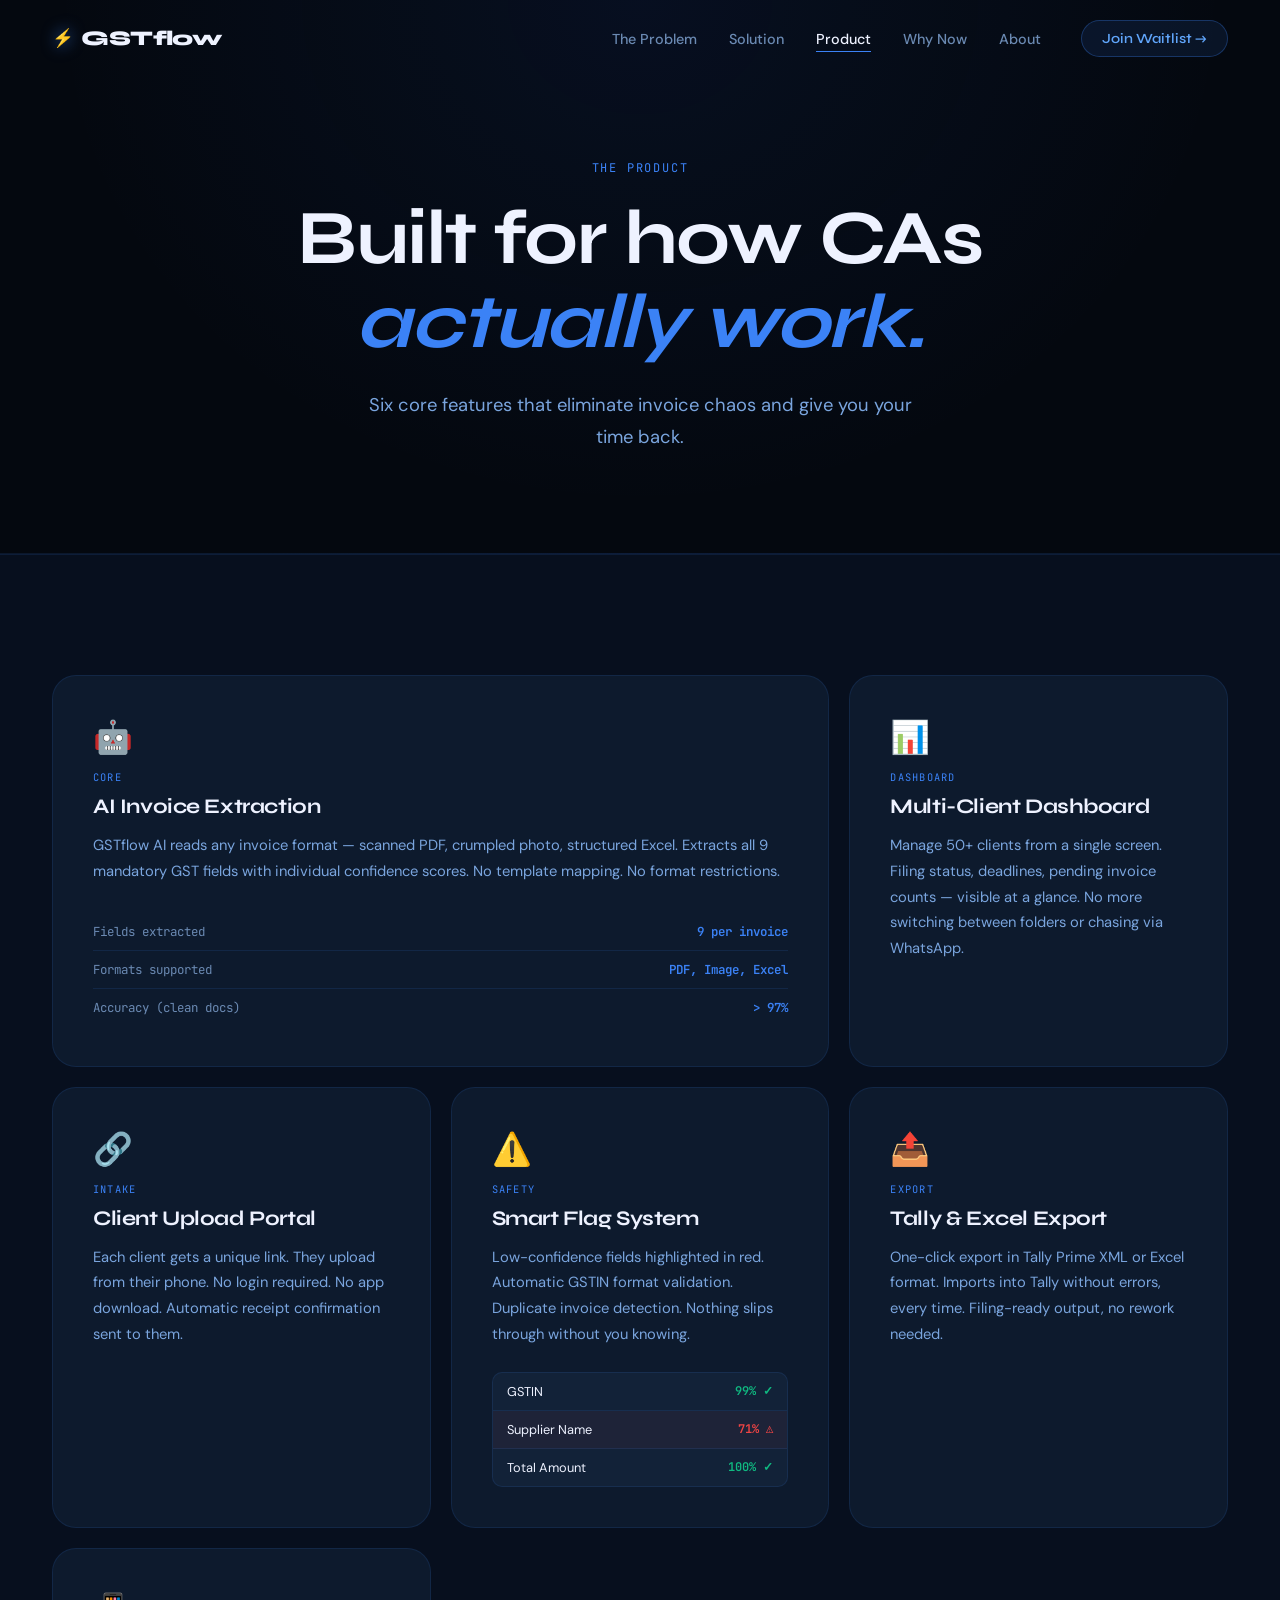
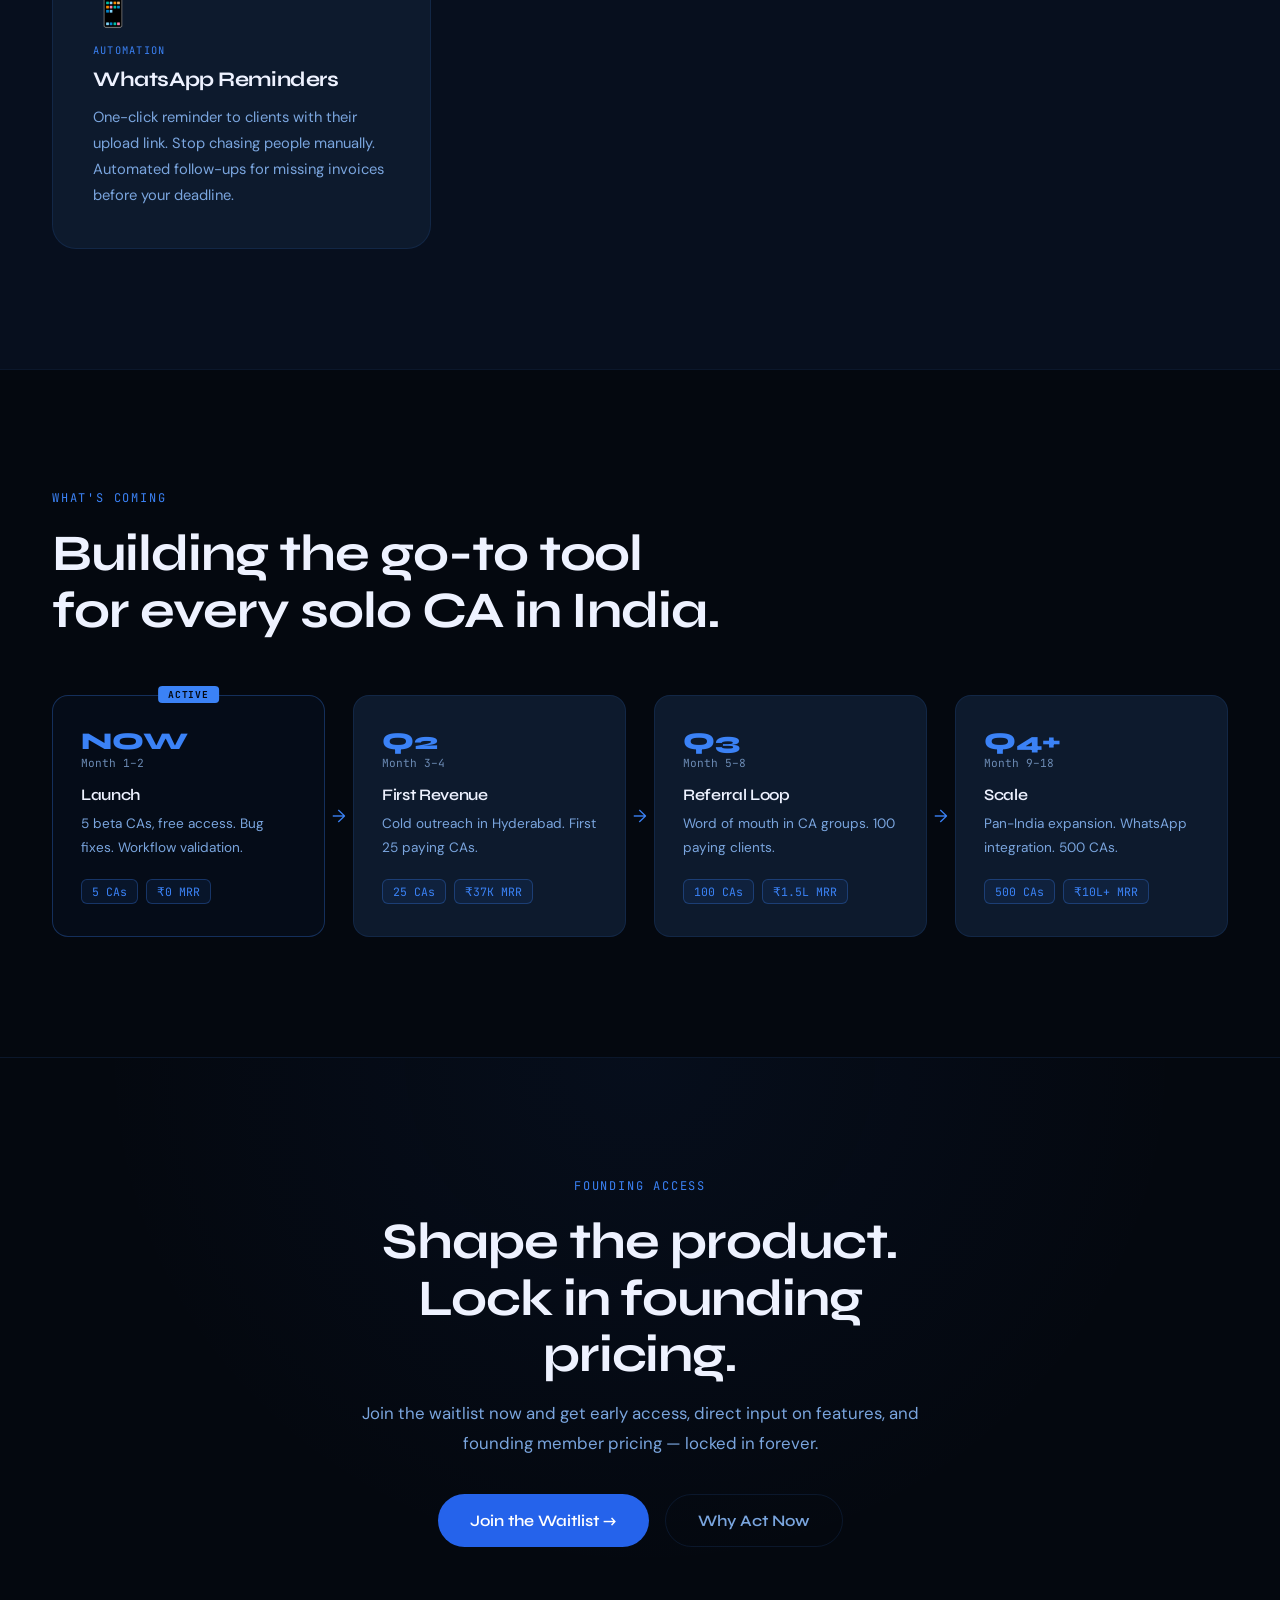
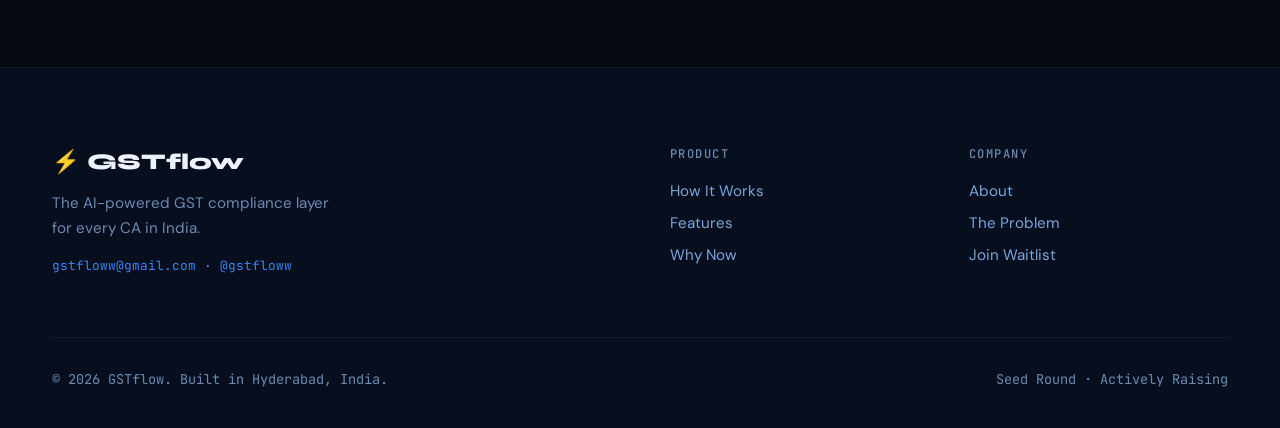
<file: product.html>
<!DOCTYPE html>
<html lang="en">
<head>
  <meta charset="UTF-8" />
  <meta name="viewport" content="width=device-width, initial-scale=1.0" />
  <title>Product — GSTflow</title>
  <link rel="preconnect" href="https://fonts.googleapis.com" />
  <link rel="preconnect" href="https://fonts.gstatic.com" crossorigin />
  <link href="https://fonts.googleapis.com/css2?family=Syne:wght@400;500;600;700;800&family=DM+Sans:ital,wght@0,300;0,400;0,500;1,300&family=JetBrains+Mono:wght@400;500&display=swap" rel="stylesheet" />
  <link rel="stylesheet" href="css/global.css" />
  <link rel="stylesheet" href="css/product.css" />
</head>
<body>

  <nav class="nav" id="nav">
    <div class="nav__inner">
      <a href="index.html" class="nav__logo"><span class="nav__logo-bolt">⚡</span><span>GSTflow</span></a>
      <ul class="nav__links">
        <li><a href="problem.html">The Problem</a></li>
        <li><a href="solution.html">Solution</a></li>
        <li><a href="product.html">Product</a></li>
        <li><a href="why-now.html">Why Now</a></li>
        <li><a href="about.html">About</a></li>
      </ul>
      <a href="waitlist.html" class="btn btn--nav">Join Waitlist →</a>
      <button class="nav__burger" id="burger"><span></span><span></span><span></span></button>
    </div>
    <div class="nav__mobile" id="mobileMenu">
      <a href="problem.html">The Problem</a>
      <a href="solution.html">Solution</a>
      <a href="product.html">Product</a>
      <a href="why-now.html">Why Now</a>
      <a href="about.html">About</a>
      <a href="waitlist.html" class="btn btn--primary">Join Waitlist →</a>
    </div>
  </nav>

  <section class="prod-hero">
    <div class="container">
      <span class="section-label">The Product</span>
      <h1>Built for how CAs<br /><em>actually work.</em></h1>
      <p>Six core features that eliminate invoice chaos and give you your time back.</p>
    </div>
  </section>

  <section class="features-section">
    <div class="container">
      <div class="bento">

        <div class="fcard fcard--large">
          <div class="fcard__icon">🤖</div>
          <span class="fcard__tag">Core</span>
          <h3>AI Invoice Extraction</h3>
          <p>GSTflow AI reads any invoice format — scanned PDF, crumpled photo, structured Excel. Extracts all 9 mandatory GST fields with individual confidence scores. No template mapping. No format restrictions.</p>
          <div class="fcard__stats">
            <div class="fstat"><span class="fstat__k">Fields extracted</span><span class="fstat__v">9 per invoice</span></div>
            <div class="fstat"><span class="fstat__k">Formats supported</span><span class="fstat__v">PDF, Image, Excel</span></div>
            <div class="fstat"><span class="fstat__k">Accuracy (clean docs)</span><span class="fstat__v">&gt; 97%</span></div>
          </div>
        </div>

        <div class="fcard">
          <div class="fcard__icon">📊</div>
          <span class="fcard__tag">Dashboard</span>
          <h3>Multi-Client Dashboard</h3>
          <p>Manage 50+ clients from a single screen. Filing status, deadlines, pending invoice counts — visible at a glance. No more switching between folders or chasing via WhatsApp.</p>
        </div>

        <div class="fcard">
          <div class="fcard__icon">🔗</div>
          <span class="fcard__tag">Intake</span>
          <h3>Client Upload Portal</h3>
          <p>Each client gets a unique link. They upload from their phone. No login required. No app download. Automatic receipt confirmation sent to them.</p>
        </div>

        <div class="fcard">
          <div class="fcard__icon">⚠️</div>
          <span class="fcard__tag">Safety</span>
          <h3>Smart Flag System</h3>
          <p>Low-confidence fields highlighted in red. Automatic GSTIN format validation. Duplicate invoice detection. Nothing slips through without you knowing.</p>
          <div class="flag-demo">
            <div class="flag-row"><span>GSTIN</span><span class="flag-ok">99% ✓</span></div>
            <div class="flag-row flag-warn-row"><span>Supplier Name</span><span class="flag-warn">71% ⚠</span></div>
            <div class="flag-row"><span>Total Amount</span><span class="flag-ok">100% ✓</span></div>
          </div>
        </div>

        <div class="fcard">
          <div class="fcard__icon">📤</div>
          <span class="fcard__tag">Export</span>
          <h3>Tally &amp; Excel Export</h3>
          <p>One-click export in Tally Prime XML or Excel format. Imports into Tally without errors, every time. Filing-ready output, no rework needed.</p>
        </div>

        <div class="fcard">
          <div class="fcard__icon">📱</div>
          <span class="fcard__tag">Automation</span>
          <h3>WhatsApp Reminders</h3>
          <p>One-click reminder to clients with their upload link. Stop chasing people manually. Automated follow-ups for missing invoices before your deadline.</p>
        </div>

      </div>
    </div>
  </section>

  <section class="roadmap-section">
    <div class="container">
      <span class="section-label">What's Coming</span>
      <h2>Building the go-to tool<br />for every solo CA in India.</h2>
      <div class="roadmap">

        <div class="rm-item rm-item--now">
          <div class="rm-phase">NOW<span>Month 1–2</span></div>
          <h4>Launch</h4>
          <p>5 beta CAs, free access. Bug fixes. Workflow validation.</p>
          <div class="rm-tags"><span>5 CAs</span><span>&#8377;0 MRR</span></div>
        </div>

        <div class="rm-arrow">→</div>

        <div class="rm-item">
          <div class="rm-phase">Q2<span>Month 3–4</span></div>
          <h4>First Revenue</h4>
          <p>Cold outreach in Hyderabad. First 25 paying CAs.</p>
          <div class="rm-tags"><span>25 CAs</span><span>&#8377;37K MRR</span></div>
        </div>

        <div class="rm-arrow">→</div>

        <div class="rm-item">
          <div class="rm-phase">Q3<span>Month 5–8</span></div>
          <h4>Referral Loop</h4>
          <p>Word of mouth in CA groups. 100 paying clients.</p>
          <div class="rm-tags"><span>100 CAs</span><span>&#8377;1.5L MRR</span></div>
        </div>

        <div class="rm-arrow">→</div>

        <div class="rm-item">
          <div class="rm-phase">Q4+<span>Month 9–18</span></div>
          <h4>Scale</h4>
          <p>Pan-India expansion. WhatsApp integration. 500 CAs.</p>
          <div class="rm-tags"><span>500 CAs</span><span>&#8377;10L+ MRR</span></div>
        </div>

      </div>
    </div>
  </section>

  <section class="prod-cta">
    <div class="container">
      <div class="prod-cta__inner">
        <span class="section-label">Founding Access</span>
        <h2>Shape the product.<br />Lock in founding pricing.</h2>
        <p>Join the waitlist now and get early access, direct input on features, and founding member pricing — locked in forever.</p>
        <div class="prod-cta__btns">
          <a href="waitlist.html" class="btn btn--primary btn--large">Join the Waitlist →</a>
          <a href="why-now.html" class="btn btn--ghost btn--large">Why Act Now</a>
        </div>
      </div>
    </div>
  </section>

  <footer class="footer">
    <div class="container">
      <div class="footer__inner">
        <div class="footer__brand">
          <div class="footer__logo">⚡ GSTflow</div>
          <p>The AI-powered GST compliance layer<br />for every CA in India.</p>
          <p class="footer__contact">
            <a href="mailto:gstfloww@gmail.com">gstfloww@gmail.com</a> ·
            <a href="https://instagram.com/gstfloww" target="_blank">@gstfloww</a>
          </p>
        </div>
        <div class="footer__links">
          <div class="footer__col">
            <h4>Product</h4>
            <a href="solution.html">How It Works</a>
            <a href="product.html">Features</a>
            <a href="why-now.html">Why Now</a>
          </div>
          <div class="footer__col">
            <h4>Company</h4>
            <a href="about.html">About</a>
            <a href="problem.html">The Problem</a>
            <a href="waitlist.html">Join Waitlist</a>
          </div>
        </div>
      </div>
      <div class="footer__bottom">
        <span>&copy; 2026 GSTflow. Built in Hyderabad, India.</span>
        <span>Seed Round &middot; Actively Raising</span>
      </div>
    </div>
  </footer>

  <script src="js/global.js"></script>
  <script src="js/product.js"></script>
</body>
</html>
</file>
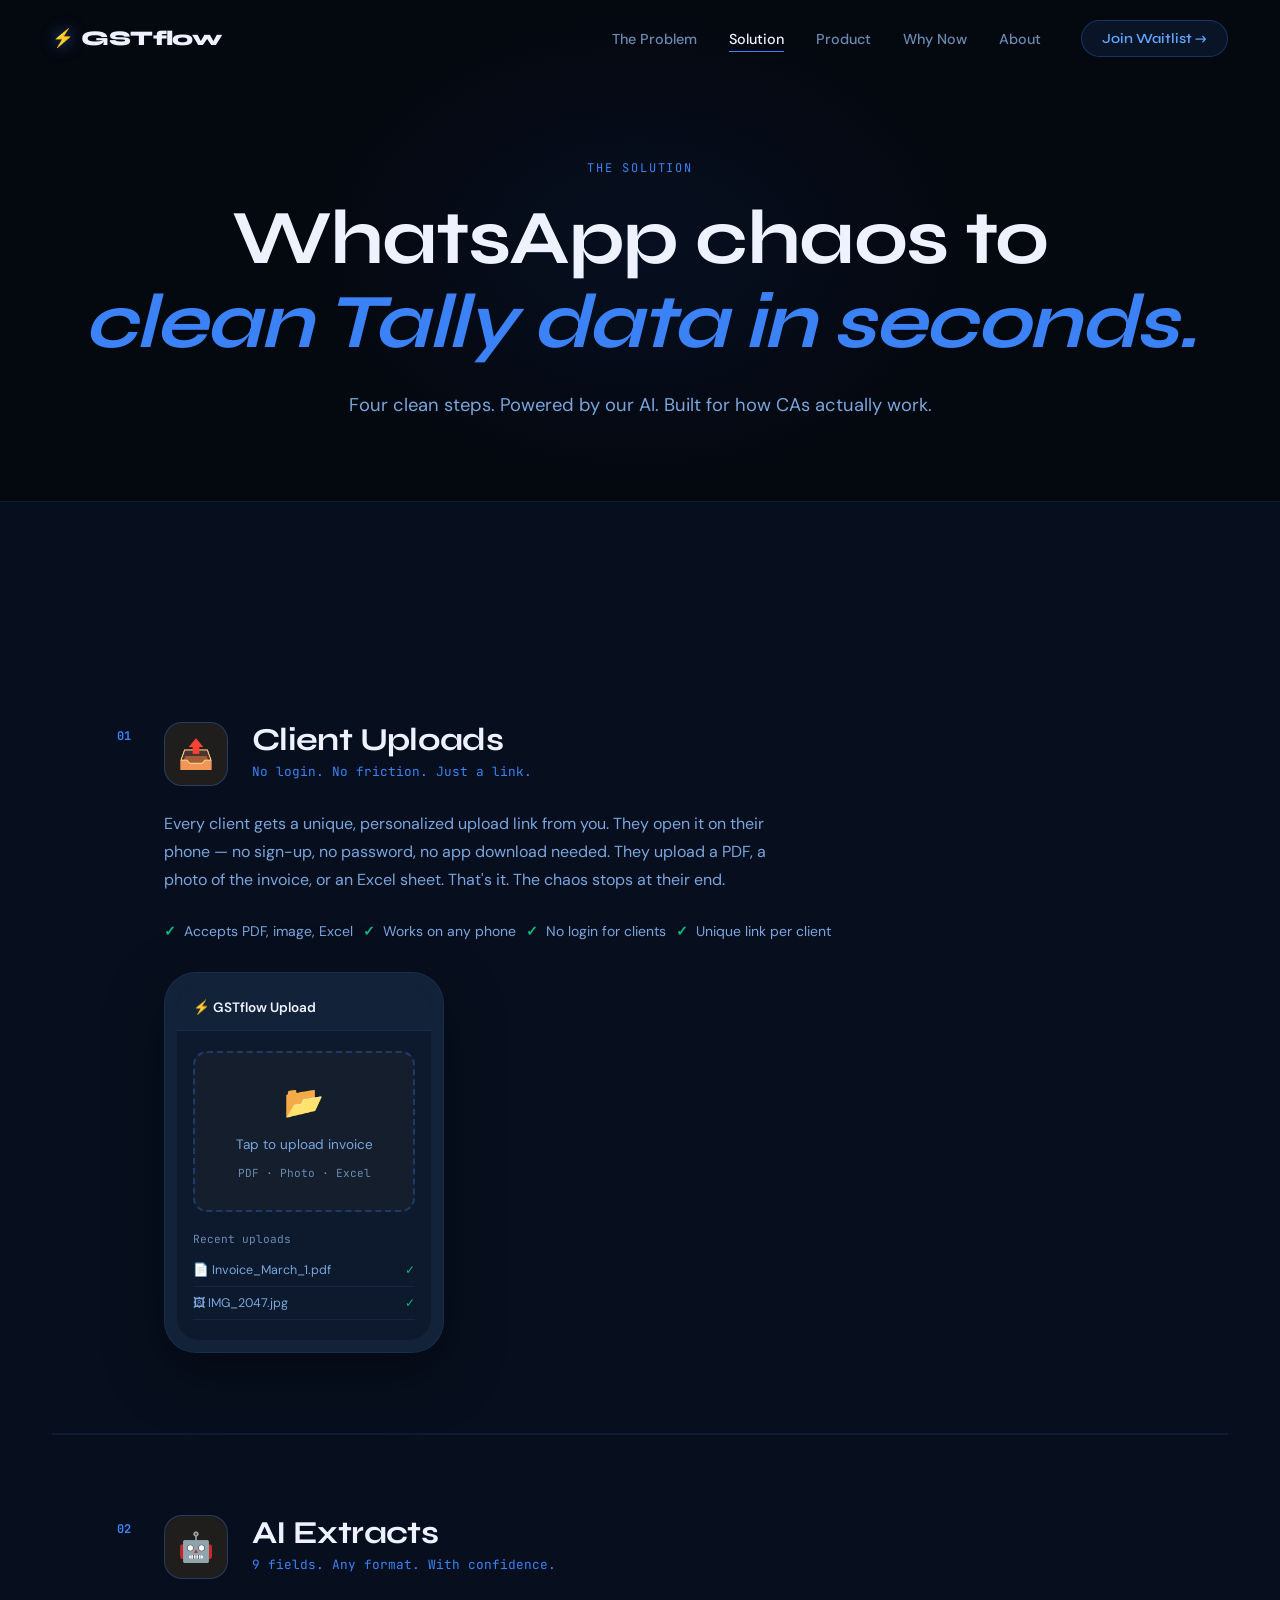
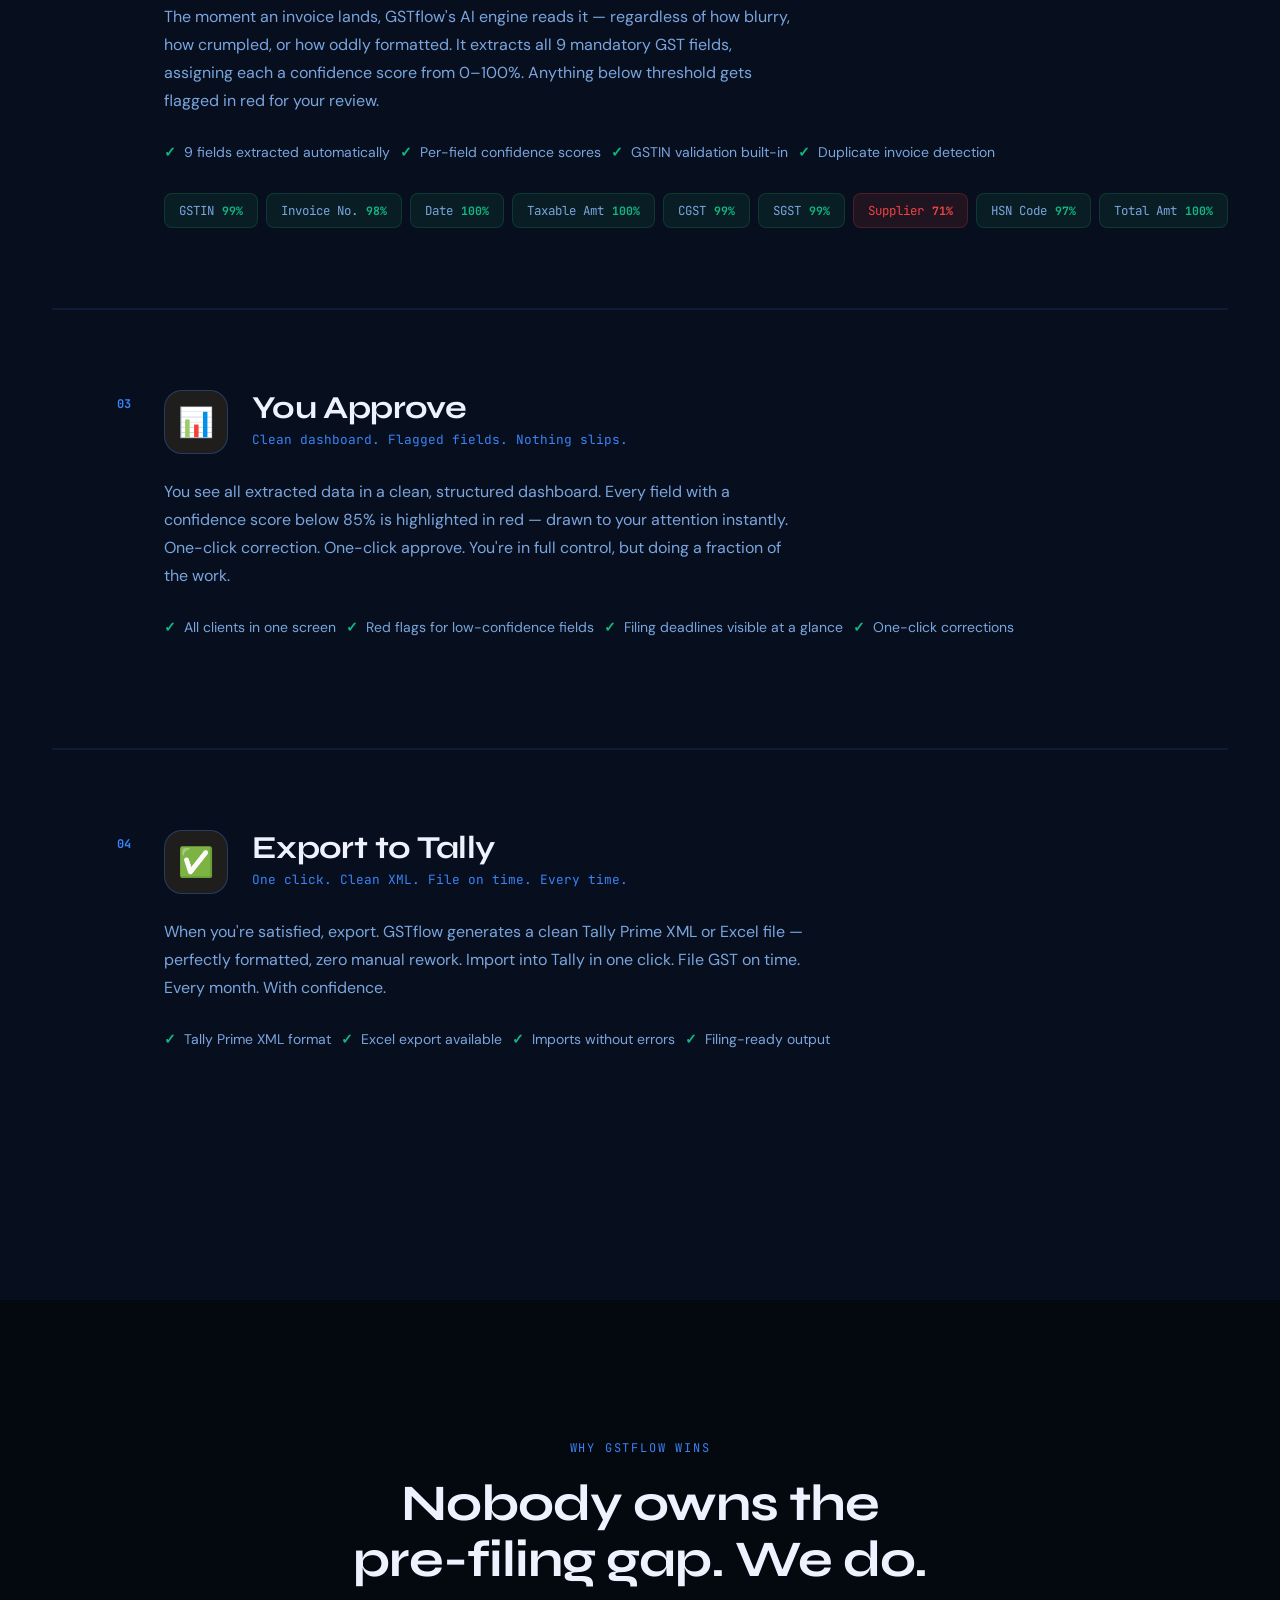
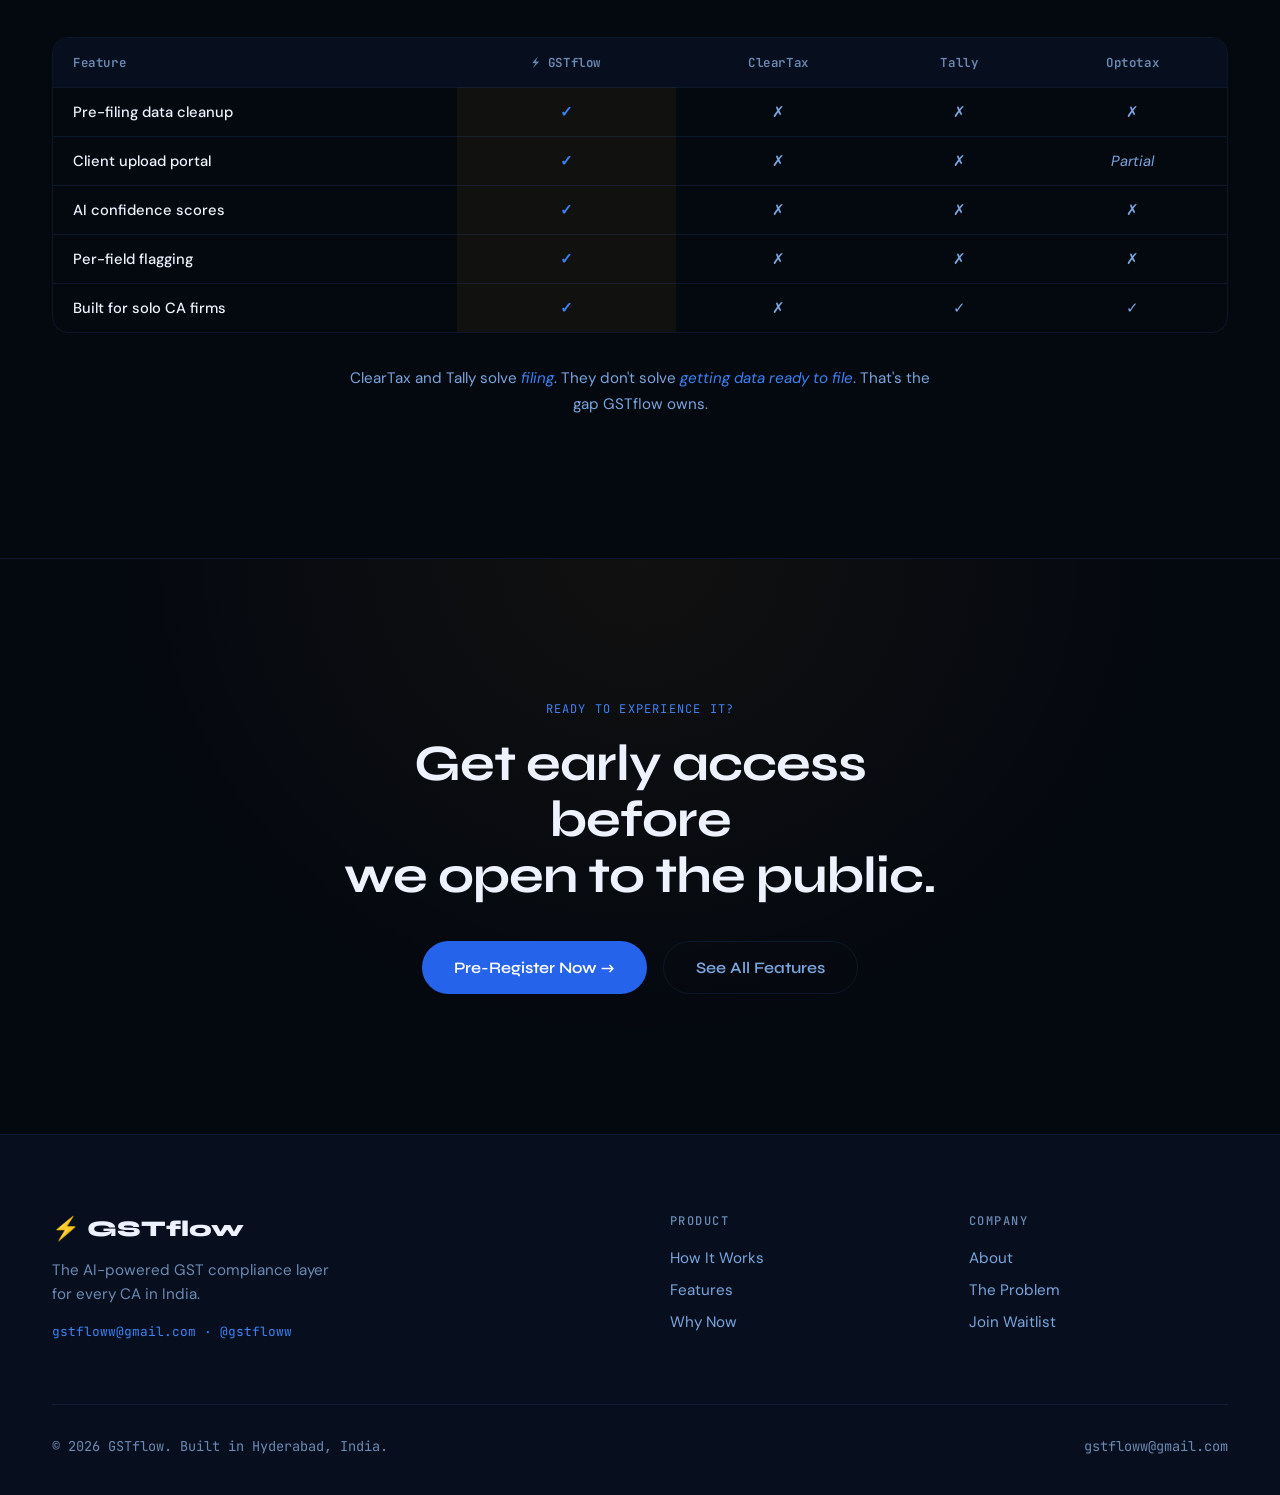
<file: solution.html>
<!DOCTYPE html>
<html lang="en">
<head>
  <meta charset="UTF-8" />
  <meta name="viewport" content="width=device-width, initial-scale=1.0" />
  <title>How It Works — GSTflow</title>
  <link rel="preconnect" href="https://fonts.googleapis.com" />
  <link rel="preconnect" href="https://fonts.gstatic.com" crossorigin />
  <link href="https://fonts.googleapis.com/css2?family=Syne:wght@400;500;600;700;800&family=DM+Sans:ital,wght@0,300;0,400;0,500;1,300&family=JetBrains+Mono:wght@400;500&display=swap" rel="stylesheet" />
  <link rel="stylesheet" href="css/global.css" />
  <link rel="stylesheet" href="css/solution.css" />
</head>
<body>

  <nav class="nav" id="nav">
    <div class="nav__inner">
      <a href="index.html" class="nav__logo"><span class="nav__logo-bolt">⚡</span><span>GSTflow</span></a>
      <ul class="nav__links">
        <li><a href="problem.html">The Problem</a></li>
        <li><a href="solution.html">Solution</a></li>
        <li><a href="product.html">Product</a></li>
        <li><a href="why-now.html">Why Now</a></li>
        <li><a href="about.html">About</a></li>
      </ul>
      <a href="waitlist.html" class="btn btn--nav">Join Waitlist →</a>
      <button class="nav__burger" id="burger"><span></span><span></span><span></span></button>
    </div>
    <div class="nav__mobile" id="mobileMenu">
      <a href="problem.html">The Problem</a>
      <a href="solution.html">Solution</a>
      <a href="product.html">Product</a>
      <a href="why-now.html">Why Now</a>
      <a href="about.html">About</a>
      <a href="waitlist.html" class="btn btn--primary">Join Waitlist →</a>
    </div>
  </nav>

  <section class="page-hero">
    <div class="container">
      <div class="section-label reveal">The Solution</div>
      <h1 class="reveal reveal--delay-1">WhatsApp chaos to<br /><em>clean Tally data in seconds.</em></h1>
      <p class="reveal reveal--delay-2">Four clean steps. Powered by our AI. Built for how CAs actually work.</p>
    </div>
  </section>

  <!-- STEPS -->
  <section class="steps-section">
    <div class="container">
      <div class="steps-timeline">

        <div class="step-block reveal">
          <div class="step-block__num">01</div>
          <div class="step-block__content">
            <div class="step-block__header">
              <div class="step-icon">📤</div>
              <div>
                <h2>Client Uploads</h2>
                <p class="step-tagline">No login. No friction. Just a link.</p>
              </div>
            </div>
            <p>Every client gets a unique, personalized upload link from you. They open it on their phone — no sign-up, no password, no app download needed. They upload a PDF, a photo of the invoice, or an Excel sheet. That's it. The chaos stops at their end.</p>
            <div class="step-details">
              <div class="step-detail"><span>✓</span> Accepts PDF, image, Excel</div>
              <div class="step-detail"><span>✓</span> Works on any phone</div>
              <div class="step-detail"><span>✓</span> No login for clients</div>
              <div class="step-detail"><span>✓</span> Unique link per client</div>
            </div>
            <div class="step-mockup step-mockup--upload">
              <div class="upload-phone">
                <div class="upload-phone__screen">
                  <div class="upload-phone__header"><span>⚡ GSTflow Upload</span></div>
                  <div class="upload-phone__body">
                    <div class="upload-zone">
                      <div class="upload-zone__icon">📂</div>
                      <p>Tap to upload invoice</p>
                      <span>PDF · Photo · Excel</span>
                    </div>
                    <div class="upload-recent">
                      <small>Recent uploads</small>
                      <div class="upload-item">📄 Invoice_March_1.pdf <span>✓</span></div>
                      <div class="upload-item">🖼 IMG_2047.jpg <span>✓</span></div>
                    </div>
                  </div>
                </div>
              </div>
            </div>
          </div>
        </div>

        <div class="step-connector"></div>

        <div class="step-block reveal reveal--delay-1">
          <div class="step-block__num">02</div>
          <div class="step-block__content">
            <div class="step-block__header">
              <div class="step-icon">🤖</div>
              <div>
                <h2>AI Extracts</h2>
                <p class="step-tagline">9 fields. Any format. With confidence.</p>
              </div>
            </div>
            <p>The moment an invoice lands, GSTflow's AI engine reads it — regardless of how blurry, how crumpled, or how oddly formatted. It extracts all 9 mandatory GST fields, assigning each a confidence score from 0–100%. Anything below threshold gets flagged in red for your review.</p>
            <div class="step-details">
              <div class="step-detail"><span>✓</span> 9 fields extracted automatically</div>
              <div class="step-detail"><span>✓</span> Per-field confidence scores</div>
              <div class="step-detail"><span>✓</span> GSTIN validation built-in</div>
              <div class="step-detail"><span>✓</span> Duplicate invoice detection</div>
            </div>
            <div class="fields-grid">
              <div class="field-chip field-chip--ok">GSTIN <span>99%</span></div>
              <div class="field-chip field-chip--ok">Invoice No. <span>98%</span></div>
              <div class="field-chip field-chip--ok">Date <span>100%</span></div>
              <div class="field-chip field-chip--ok">Taxable Amt <span>100%</span></div>
              <div class="field-chip field-chip--ok">CGST <span>99%</span></div>
              <div class="field-chip field-chip--ok">SGST <span>99%</span></div>
              <div class="field-chip field-chip--warn">Supplier <span>71%</span></div>
              <div class="field-chip field-chip--ok">HSN Code <span>97%</span></div>
              <div class="field-chip field-chip--ok">Total Amt <span>100%</span></div>
            </div>
          </div>
        </div>

        <div class="step-connector"></div>

        <div class="step-block reveal reveal--delay-2">
          <div class="step-block__num">03</div>
          <div class="step-block__content">
            <div class="step-block__header">
              <div class="step-icon">📊</div>
              <div>
                <h2>You Approve</h2>
                <p class="step-tagline">Clean dashboard. Flagged fields. Nothing slips.</p>
              </div>
            </div>
            <p>You see all extracted data in a clean, structured dashboard. Every field with a confidence score below 85% is highlighted in red — drawn to your attention instantly. One-click correction. One-click approve. You're in full control, but doing a fraction of the work.</p>
            <div class="step-details">
              <div class="step-detail"><span>✓</span> All clients in one screen</div>
              <div class="step-detail"><span>✓</span> Red flags for low-confidence fields</div>
              <div class="step-detail"><span>✓</span> Filing deadlines visible at a glance</div>
              <div class="step-detail"><span>✓</span> One-click corrections</div>
            </div>
          </div>
        </div>

        <div class="step-connector"></div>

        <div class="step-block reveal reveal--delay-3">
          <div class="step-block__num">04</div>
          <div class="step-block__content">
            <div class="step-block__header">
              <div class="step-icon">✅</div>
              <div>
                <h2>Export to Tally</h2>
                <p class="step-tagline">One click. Clean XML. File on time. Every time.</p>
              </div>
            </div>
            <p>When you're satisfied, export. GSTflow generates a clean Tally Prime XML or Excel file — perfectly formatted, zero manual rework. Import into Tally in one click. File GST on time. Every month. With confidence.</p>
            <div class="step-details">
              <div class="step-detail"><span>✓</span> Tally Prime XML format</div>
              <div class="step-detail"><span>✓</span> Excel export available</div>
              <div class="step-detail"><span>✓</span> Imports without errors</div>
              <div class="step-detail"><span>✓</span> Filing-ready output</div>
            </div>
          </div>
        </div>

      </div>
    </div>
  </section>

  <!-- COMPARISON TABLE — no prices -->
  <section class="comparison-section">
    <div class="container">
      <div class="section-label reveal">Why GSTflow Wins</div>
      <h2 class="reveal reveal--delay-1">Nobody owns the<br />pre-filing gap. We do.</h2>
      <div class="comparison-table reveal reveal--delay-2">
        <table>
          <thead>
            <tr>
              <th>Feature</th>
              <th class="col--gstflow">⚡ GSTflow</th>
              <th>ClearTax</th>
              <th>Tally</th>
              <th>Optotax</th>
            </tr>
          </thead>
          <tbody>
            <tr>
              <td>Pre-filing data cleanup</td>
              <td class="col--gstflow check">✓</td>
              <td class="cross">✗</td>
              <td class="cross">✗</td>
              <td class="cross">✗</td>
            </tr>
            <tr>
              <td>Client upload portal</td>
              <td class="col--gstflow check">✓</td>
              <td class="cross">✗</td>
              <td class="cross">✗</td>
              <td class="partial">Partial</td>
            </tr>
            <tr>
              <td>AI confidence scores</td>
              <td class="col--gstflow check">✓</td>
              <td class="cross">✗</td>
              <td class="cross">✗</td>
              <td class="cross">✗</td>
            </tr>
            <tr>
              <td>Per-field flagging</td>
              <td class="col--gstflow check">✓</td>
              <td class="cross">✗</td>
              <td class="cross">✗</td>
              <td class="cross">✗</td>
            </tr>
            <tr>
              <td>Built for solo CA firms</td>
              <td class="col--gstflow check">✓</td>
              <td class="cross">✗</td>
              <td class="check-weak">✓</td>
              <td class="check-weak">✓</td>
            </tr>
          </tbody>
        </table>
      </div>
      <p class="comparison-note reveal">ClearTax and Tally solve <em>filing</em>. They don't solve <em>getting data ready to file</em>. That's the gap GSTflow owns.</p>
    </div>
  </section>

  <section class="page-cta">
    <div class="container">
      <div class="page-cta__inner reveal">
        <p class="page-cta__label">Ready to experience it?</p>
        <h2>Get early access before<br />we open to the public.</h2>
        <div class="page-cta__buttons">
          <a href="waitlist.html" class="btn btn--primary btn--large">Pre-Register Now →</a>
          <a href="product.html" class="btn btn--ghost btn--large">See All Features</a>
        </div>
      </div>
    </div>
  </section>

  <footer class="footer">
    <div class="container">
      <div class="footer__inner">
        <div class="footer__brand">
          <div class="footer__logo">⚡ GSTflow</div>
          <p>The AI-powered GST compliance layer<br />for every CA in India.</p>
          <p class="footer__contact">
            <a href="mailto:gstfloww@gmail.com">gstfloww@gmail.com</a> ·
            <a href="https://instagram.com/gstfloww" target="_blank">@gstfloww</a>
          </p>
        </div>
        <div class="footer__links">
          <div class="footer__col">
            <h4>Product</h4>
            <a href="solution.html">How It Works</a>
            <a href="product.html">Features</a>
            <a href="why-now.html">Why Now</a>
          </div>
          <div class="footer__col">
            <h4>Company</h4>
            <a href="about.html">About</a>
            <a href="problem.html">The Problem</a>
            <a href="waitlist.html">Join Waitlist</a>
          </div>
        </div>
      </div>
      <div class="footer__bottom">
        <span>© 2026 GSTflow. Built in Hyderabad, India.</span>
        <span><a href="mailto:gstfloww@gmail.com" style="color:inherit;">gstfloww@gmail.com</a></span>
      </div>
    </div>
  </footer>

  <script src="js/global.js"></script>
</body>
</html>
</file>
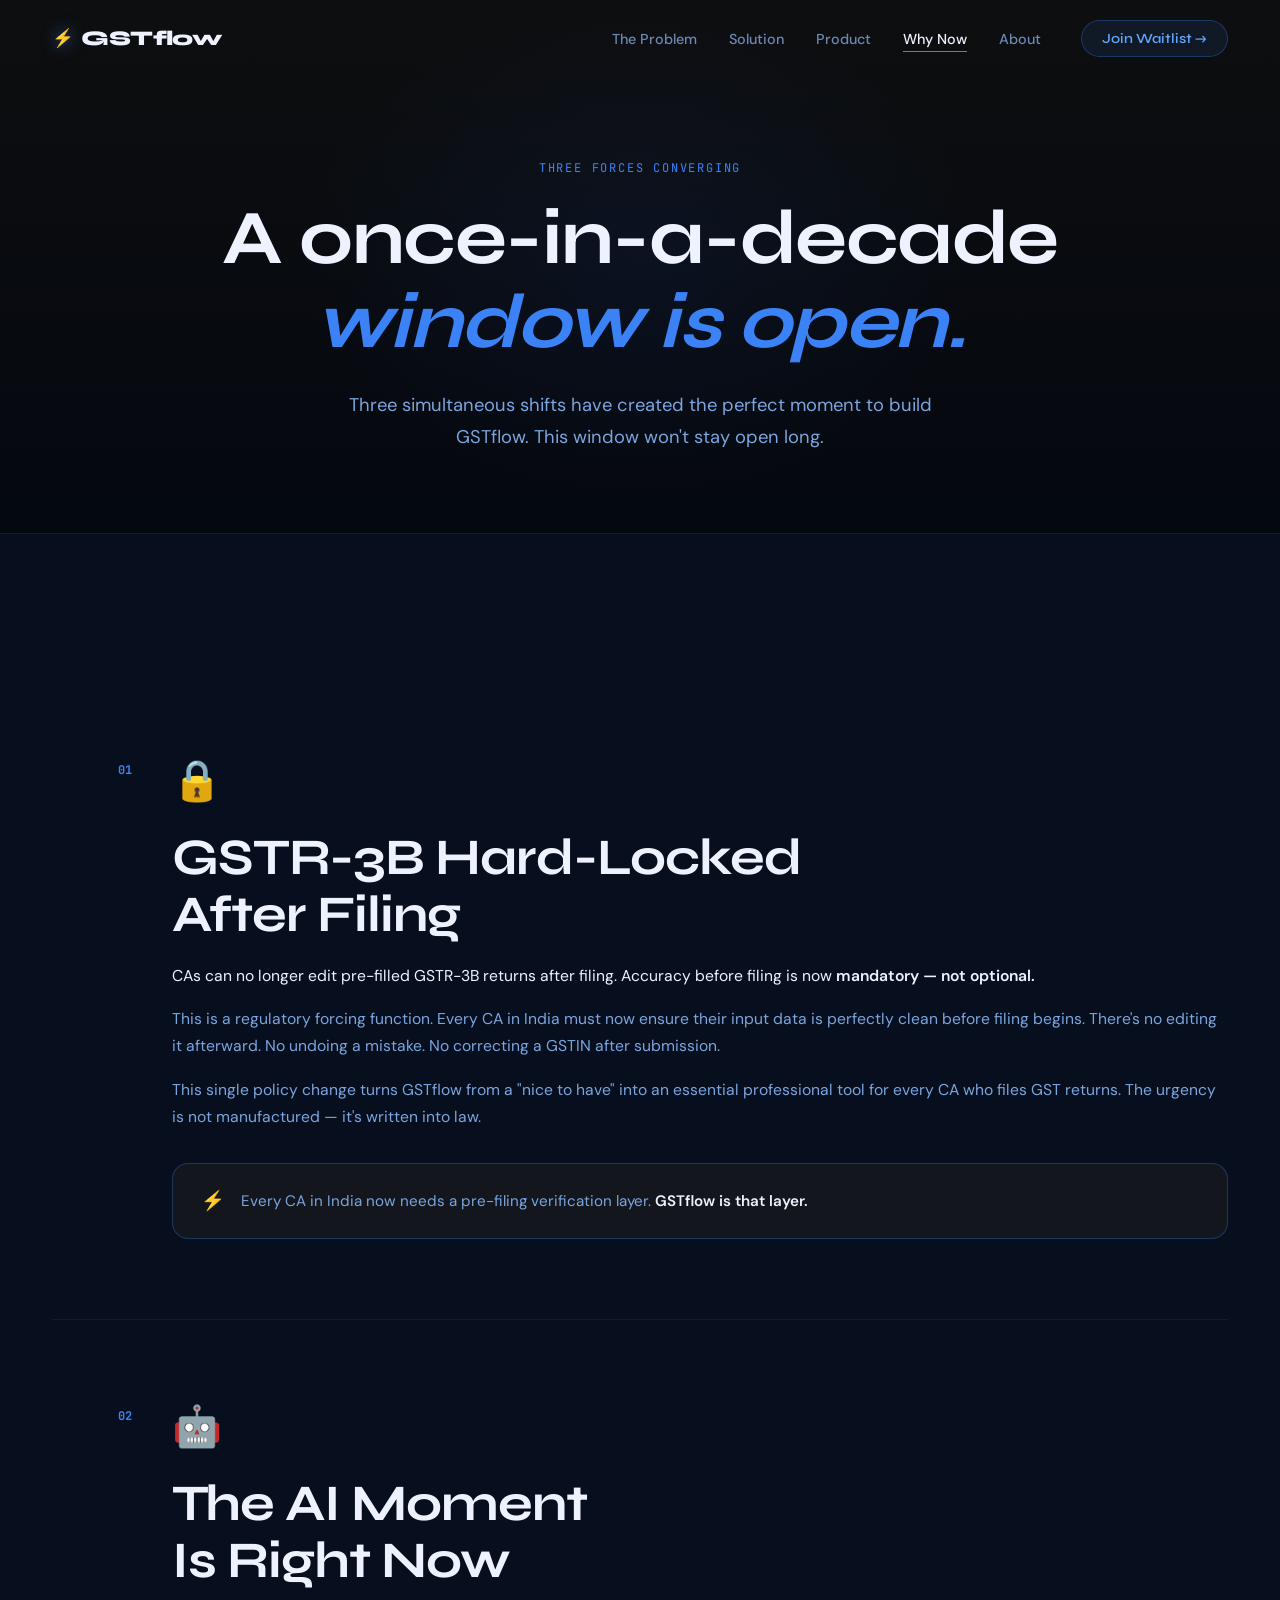
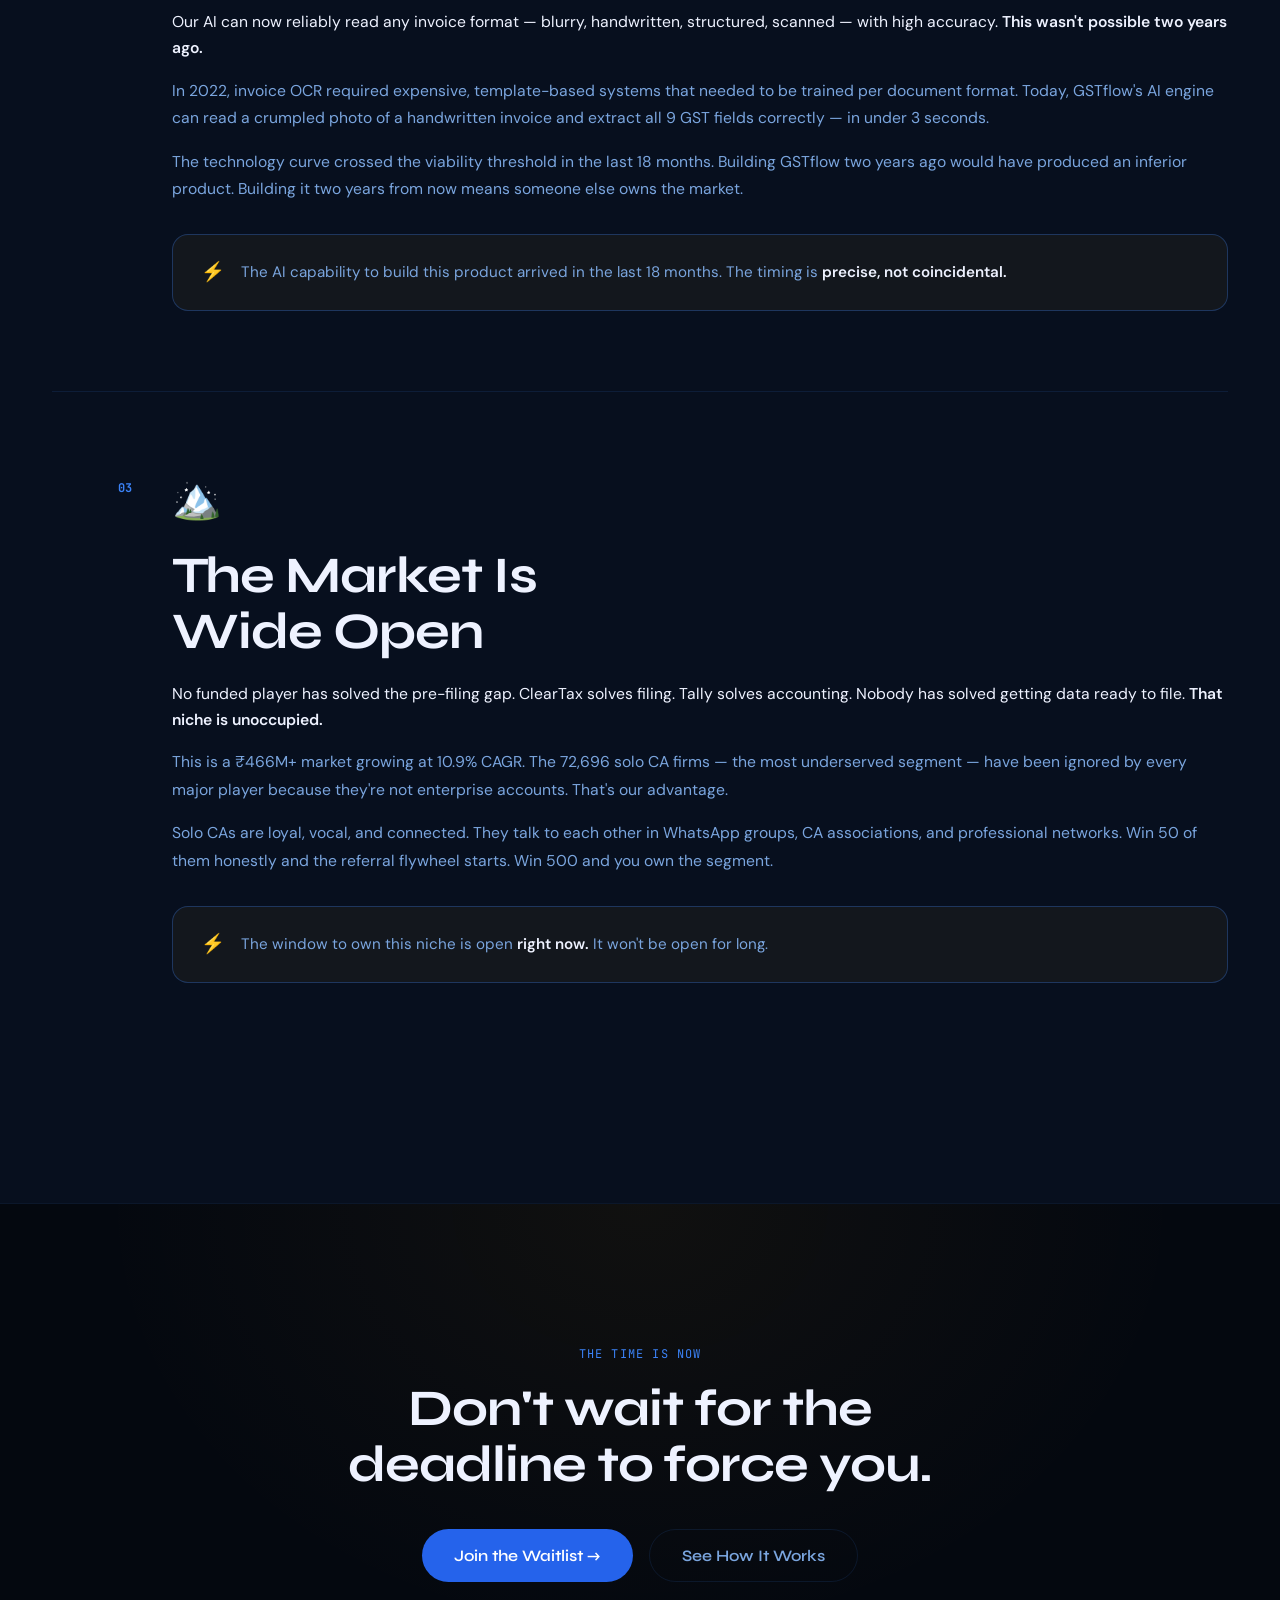
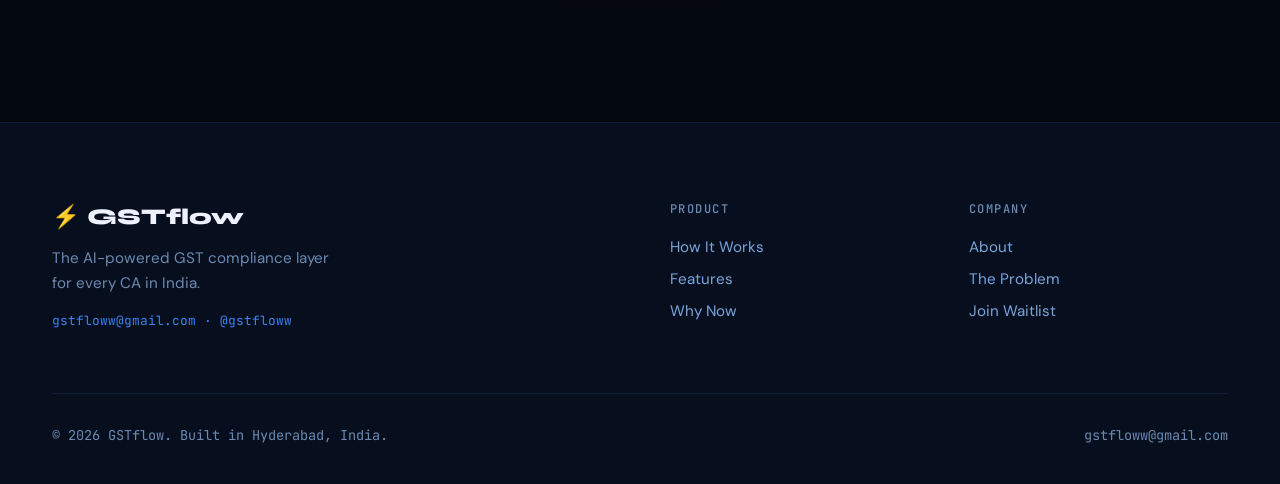
<file: why-now.html>
<!DOCTYPE html>
<html lang="en">
<head>
  <meta charset="UTF-8" />
  <meta name="viewport" content="width=device-width, initial-scale=1.0" />
  <title>Why Now — GSTflow</title>
  <link rel="preconnect" href="https://fonts.googleapis.com" />
  <link rel="preconnect" href="https://fonts.gstatic.com" crossorigin />
  <link href="https://fonts.googleapis.com/css2?family=Syne:wght@400;500;600;700;800&family=DM+Sans:ital,wght@0,300;0,400;0,500;1,300&family=JetBrains+Mono:wght@400;500&display=swap" rel="stylesheet" />
  <link rel="stylesheet" href="css/global.css" />
  <link rel="stylesheet" href="css/why-now.css" />
</head>
<body>

  <nav class="nav" id="nav">
    <div class="nav__inner">
      <a href="index.html" class="nav__logo"><span class="nav__logo-bolt">⚡</span><span>GSTflow</span></a>
      <ul class="nav__links">
        <li><a href="problem.html">The Problem</a></li>
        <li><a href="solution.html">Solution</a></li>
        <li><a href="product.html">Product</a></li>
        <li><a href="why-now.html">Why Now</a></li>
        <li><a href="about.html">About</a></li>
      </ul>
      <a href="waitlist.html" class="btn btn--nav">Join Waitlist →</a>
      <button class="nav__burger" id="burger"><span></span><span></span><span></span></button>
    </div>
    <div class="nav__mobile" id="mobileMenu">
      <a href="problem.html">The Problem</a>
      <a href="solution.html">Solution</a>
      <a href="product.html">Product</a>
      <a href="why-now.html">Why Now</a>
      <a href="about.html">About</a>
      <a href="waitlist.html" class="btn btn--primary">Join Waitlist →</a>
    </div>
  </nav>

  <section class="page-hero why-hero">
    <div class="container">
      <div class="section-label reveal" style="color:var(--accent)">Three Forces Converging</div>
      <h1 class="reveal reveal--delay-1">A once-in-a-decade<br /><em>window is open.</em></h1>
      <p class="reveal reveal--delay-2">Three simultaneous shifts have created the perfect moment to build GSTflow. This window won't stay open long.</p>
    </div>
  </section>

  <section class="reasons-section">
    <div class="container">

      <div class="reason-block reveal">
        <div class="reason-block__num">01</div>
        <div class="reason-block__content">
          <div class="reason-icon">🔒</div>
          <h2>GSTR-3B Hard-Locked<br />After Filing</h2>
          <p class="reason-lead">CAs can no longer edit pre-filled GSTR-3B returns after filing. Accuracy before filing is now <strong>mandatory — not optional.</strong></p>
          <p>This is a regulatory forcing function. Every CA in India must now ensure their input data is perfectly clean before filing begins. There's no editing it afterward. No undoing a mistake. No correcting a GSTIN after submission.</p>
          <p>This single policy change turns GSTflow from a "nice to have" into an essential professional tool for every CA who files GST returns. The urgency is not manufactured — it's written into law.</p>
          <div class="reason-highlight">
            <div class="reason-highlight__icon">⚡</div>
            <p>Every CA in India now needs a pre-filing verification layer. <strong>GSTflow is that layer.</strong></p>
          </div>
        </div>
      </div>

      <div class="reason-block reveal reveal--delay-1">
        <div class="reason-block__num">02</div>
        <div class="reason-block__content">
          <div class="reason-icon">🤖</div>
          <h2>The AI Moment<br />Is Right Now</h2>
          <p class="reason-lead">Our AI can now reliably read any invoice format — blurry, handwritten, structured, scanned — with high accuracy. <strong>This wasn't possible two years ago.</strong></p>
          <p>In 2022, invoice OCR required expensive, template-based systems that needed to be trained per document format. Today, GSTflow's AI engine can read a crumpled photo of a handwritten invoice and extract all 9 GST fields correctly — in under 3 seconds.</p>
          <p>The technology curve crossed the viability threshold in the last 18 months. Building GSTflow two years ago would have produced an inferior product. Building it two years from now means someone else owns the market.</p>
          <div class="reason-highlight">
            <div class="reason-highlight__icon">⚡</div>
            <p>The AI capability to build this product arrived in the last 18 months. The timing is <strong>precise, not coincidental.</strong></p>
          </div>
        </div>
      </div>

      <div class="reason-block reveal reveal--delay-2">
        <div class="reason-block__num">03</div>
        <div class="reason-block__content">
          <div class="reason-icon">🏔️</div>
          <h2>The Market Is<br />Wide Open</h2>
          <p class="reason-lead">No funded player has solved the pre-filing gap. ClearTax solves filing. Tally solves accounting. Nobody has solved getting data ready to file. <strong>That niche is unoccupied.</strong></p>
          <p>This is a ₹466M+ market growing at 10.9% CAGR. The 72,696 solo CA firms — the most underserved segment — have been ignored by every major player because they're not enterprise accounts. That's our advantage.</p>
          <p>Solo CAs are loyal, vocal, and connected. They talk to each other in WhatsApp groups, CA associations, and professional networks. Win 50 of them honestly and the referral flywheel starts. Win 500 and you own the segment.</p>
          <div class="reason-highlight">
            <div class="reason-highlight__icon">⚡</div>
            <p>The window to own this niche is open <strong>right now.</strong> It won't be open for long.</p>
          </div>
        </div>
      </div>

    </div>
  </section>

  <!-- CTA — no "Meet the Founder" button -->
  <section class="page-cta">
    <div class="container">
      <div class="page-cta__inner reveal">
        <p class="page-cta__label">The time is now</p>
        <h2>Don't wait for the<br />deadline to force you.</h2>
        <div class="page-cta__buttons">
          <a href="waitlist.html" class="btn btn--primary btn--large">Join the Waitlist →</a>
          <a href="solution.html" class="btn btn--ghost btn--large">See How It Works</a>
        </div>
      </div>
    </div>
  </section>

  <footer class="footer">
    <div class="container">
      <div class="footer__inner">
        <div class="footer__brand">
          <div class="footer__logo">⚡ GSTflow</div>
          <p>The AI-powered GST compliance layer<br />for every CA in India.</p>
          <p class="footer__contact">
            <a href="mailto:gstfloww@gmail.com">gstfloww@gmail.com</a> ·
            <a href="https://instagram.com/gstfloww" target="_blank">@gstfloww</a>
          </p>
        </div>
        <div class="footer__links">
          <div class="footer__col">
            <h4>Product</h4>
            <a href="solution.html">How It Works</a>
            <a href="product.html">Features</a>
            <a href="why-now.html">Why Now</a>
          </div>
          <div class="footer__col">
            <h4>Company</h4>
            <a href="about.html">About</a>
            <a href="problem.html">The Problem</a>
            <a href="waitlist.html">Join Waitlist</a>
          </div>
        </div>
      </div>
      <div class="footer__bottom">
        <span>© 2026 GSTflow. Built in Hyderabad, India.</span>
        <span><a href="mailto:gstfloww@gmail.com" style="color:inherit;">gstfloww@gmail.com</a></span>
      </div>
    </div>
  </footer>

  <script src="js/global.js"></script>
</body>
</html>
</file>
<file: css/global.css>
/* ============================================================
   GSTFLOW — Global Design System v2
   Color: Deep Navy + Electric Blue + Crisp White
   ============================================================ */

:root {
  --navy-950: #04080f;
  --navy-900: #070f1e;
  --navy-800: #0d1a2d;
  --navy-700: #122238;
  --navy-600: #1a3050;
  --navy-500: #1e3a5f;
  --navy-400: #2e5490;
  --navy-300: #4a7bc4;
  --navy-200: #7aa5de;
  --navy-100: #b8d0f0;

  --blue-500: #2563eb;
  --blue-400: #3b82f6;
  --blue-300: #60a5fa;
  --blue-200: #93c5fd;
  --blue-glow: rgba(37,99,235,0.35);

  --danger: #ef4444;
  --success: #10b981;

  --bg: var(--navy-950);
  --bg-card: var(--navy-800);
  --bg-card-hover: var(--navy-700);
  --text-primary: #eef2ff;
  --text-secondary: var(--navy-200);
  --text-muted: #6b8ab3;
  --accent: var(--blue-400);
  --accent-light: var(--blue-300);
  --accent-dark: var(--blue-500);
  --border: rgba(59,130,246,0.12);
  --border-accent: rgba(59,130,246,0.3);
  --border-strong: rgba(59,130,246,0.5);

  --font-display: 'Syne', sans-serif;
  --font-body: 'DM Sans', sans-serif;
  --font-mono: 'JetBrains Mono', monospace;

  --section-gap: 120px;
  --container-max: 1240px;
  --radius: 16px;
  --radius-sm: 8px;
  --radius-xl: 24px;
  --ease-out: cubic-bezier(0.22, 1, 0.36, 1);
}

*, *::before, *::after { box-sizing: border-box; margin: 0; padding: 0; }
html { scroll-behavior: smooth; }
body {
  background: var(--bg);
  color: var(--text-primary);
  font-family: var(--font-body);
  -webkit-font-smoothing: antialiased;
  overflow-x: hidden;
}
img, video { max-width: 100%; display: block; }
a { color: inherit; text-decoration: none; }
button { cursor: pointer; border: none; background: none; font: inherit; }
ul, ol { list-style: none; }

h1, h2, h3, h4, h5 {
  font-family: var(--font-display);
  font-weight: 700;
  line-height: 1.1;
  letter-spacing: -0.02em;
}
h1 { font-size: clamp(2.8rem, 6vw, 5.5rem); }
h2 { font-size: clamp(2rem, 4vw, 3.5rem); }
h3 { font-size: clamp(1.2rem, 2.5vw, 1.6rem); }
h4 { font-size: 1.1rem; font-weight: 600; }

p { color: var(--text-secondary); font-size: 1.05rem; line-height: 1.75; }
em { font-style: italic; color: var(--accent); }
strong { color: var(--text-primary); font-weight: 600; }
.text--accent { color: var(--accent); }
.text--danger { color: var(--danger); }

.container { max-width: var(--container-max); margin: 0 auto; padding: 0 32px; }
section { padding: var(--section-gap) 0; }

.section-label {
  font-family: var(--font-mono);
  font-size: 0.75rem;
  letter-spacing: 0.15em;
  text-transform: uppercase;
  color: var(--accent);
  margin-bottom: 20px;
  display: block;
}

/* BUTTONS */
.btn {
  display: inline-flex;
  align-items: center;
  gap: 8px;
  font-family: var(--font-display);
  font-weight: 600;
  font-size: 0.95rem;
  border-radius: 100px;
  padding: 12px 24px;
  transition: all 0.25s var(--ease-out);
  position: relative;
}
.btn--primary { background: var(--blue-500); color: #fff; }
.btn--primary:hover { background: var(--blue-400); transform: translateY(-2px); box-shadow: 0 8px 32px var(--blue-glow); }
.btn--ghost { background: transparent; color: var(--text-secondary); border: 1px solid var(--border); }
.btn--ghost:hover { border-color: var(--accent); color: var(--accent); transform: translateY(-2px); }
.btn--outline { background: transparent; color: var(--text-primary); border: 1px solid var(--border); }
.btn--outline:hover { background: var(--navy-700); border-color: var(--navy-500); transform: translateY(-2px); }
.btn--nav { background: rgba(59,130,246,0.1); color: var(--blue-300); border: 1px solid var(--border-accent); padding: 9px 20px; font-size: 0.875rem; }
.btn--nav:hover { background: var(--blue-500); color: #fff; border-color: var(--blue-500); }
.btn--large { padding: 16px 32px; font-size: 1rem; }
.btn--xl { padding: 18px 40px; font-size: 1.1rem; }

/* NAV */
.nav { position: fixed; top: 0; left: 0; right: 0; z-index: 1000; padding: 20px 0; transition: all 0.3s var(--ease-out); }
.nav.scrolled { background: rgba(4,8,15,0.94); backdrop-filter: blur(20px); padding: 14px 0; border-bottom: 1px solid var(--border); }
.nav__inner { max-width: var(--container-max); margin: 0 auto; padding: 0 32px; display: flex; align-items: center; gap: 40px; }
.nav__logo { font-family: var(--font-display); font-weight: 800; font-size: 1.3rem; letter-spacing: -0.03em; display: flex; align-items: center; gap: 8px; margin-right: auto; color: var(--text-primary); }
.nav__logo-bolt { font-size: 1.1rem; filter: drop-shadow(0 0 8px rgba(59,130,246,0.8)); }
.nav__links { display: flex; align-items: center; gap: 32px; }
.nav__links a { font-size: 0.9rem; font-weight: 500; color: var(--text-muted); transition: color 0.2s; position: relative; }
.nav__links a::after { content: ''; position: absolute; bottom: -4px; left: 0; right: 0; height: 1px; background: var(--accent); transform: scaleX(0); transition: transform 0.2s var(--ease-out); }
.nav__links a:hover { color: var(--text-primary); }
.nav__links a:hover::after { transform: scaleX(1); }
.nav__links a.active { color: var(--text-primary); }
.nav__links a.active::after { transform: scaleX(1); }
.nav__burger { display: none; flex-direction: column; gap: 5px; padding: 4px; }
.nav__burger span { display: block; width: 22px; height: 2px; background: var(--text-primary); border-radius: 2px; transition: all 0.3s; }
.nav__mobile { display: none; flex-direction: column; gap: 4px; padding: 16px 32px 24px; background: var(--navy-900); border-top: 1px solid var(--border); }
.nav__mobile a { font-size: 1rem; font-weight: 500; color: var(--text-secondary); padding: 10px 0; border-bottom: 1px solid var(--border); transition: color 0.2s; }
.nav__mobile a:hover { color: var(--accent); }
.nav__mobile .btn { margin-top: 12px; justify-content: center; }
.nav__mobile.open { display: flex; }

/* FOOTER */
.footer { border-top: 1px solid var(--border); padding: 80px 0 40px; background: var(--navy-900); }
.footer__inner { display: grid; grid-template-columns: 1fr 1fr; gap: 60px; margin-bottom: 60px; }
.footer__logo { font-family: var(--font-display); font-weight: 800; font-size: 1.4rem; margin-bottom: 16px; }
.footer__brand p { font-size: 0.95rem; color: var(--text-muted); line-height: 1.6; }
.footer__contact { font-family: var(--font-mono); font-size: 0.8rem !important; color: var(--accent) !important; margin-top: 16px !important; }
.footer__contact a { color: var(--accent); transition: opacity 0.2s; }
.footer__contact a:hover { opacity: 0.7; }
.footer__links { display: grid; grid-template-columns: 1fr 1fr; gap: 40px; }
.footer__col h4 { font-size: 0.75rem; letter-spacing: 0.12em; text-transform: uppercase; color: var(--text-muted); margin-bottom: 20px; font-family: var(--font-mono); font-weight: 500; }
.footer__col a { display: block; color: var(--text-secondary); font-size: 0.95rem; margin-bottom: 12px; transition: color 0.2s; }
.footer__col a:hover { color: var(--accent); }
.footer__bottom { display: flex; justify-content: space-between; align-items: center; border-top: 1px solid var(--border); padding-top: 32px; font-size: 0.85rem; color: var(--text-muted); font-family: var(--font-mono); }

/* REVEAL */
.reveal { opacity: 0; transform: translateY(32px); transition: opacity 0.7s var(--ease-out), transform 0.7s var(--ease-out); }
.reveal--delay-1 { transition-delay: 0.1s; }
.reveal--delay-2 { transition-delay: 0.2s; }
.reveal--delay-3 { transition-delay: 0.3s; }
.reveal--delay-4 { transition-delay: 0.4s; }
.reveal.visible { opacity: 1; transform: translateY(0); }

/* BADGE */
.badge { display: inline-flex; align-items: center; gap: 8px; background: rgba(59,130,246,0.1); border: 1px solid var(--border-accent); border-radius: 100px; padding: 6px 16px; font-family: var(--font-mono); font-size: 0.75rem; color: var(--blue-300); }
.badge__dot { width: 6px; height: 6px; border-radius: 50%; background: var(--accent); animation: pulse 2s infinite; }
@keyframes pulse { 0%, 100% { opacity: 1; transform: scale(1); } 50% { opacity: 0.5; transform: scale(0.8); } }

/* PAGE HERO */
.page-hero { padding: 160px 0 80px; text-align: center; position: relative; overflow: hidden; }
.page-hero::before { content: ''; position: absolute; top: 0; left: 50%; transform: translateX(-50%); width: 700px; height: 500px; background: radial-gradient(ellipse at center, rgba(37,99,235,0.08) 0%, transparent 70%); pointer-events: none; }
.page-hero .section-label { justify-content: center; display: flex; }
.page-hero h1 { margin: 16px 0 24px; }
.page-hero p { max-width: 600px; margin: 0 auto; font-size: 1.15rem; }

/* PAGE CTA */
.page-cta { background: radial-gradient(ellipse at 50% 0%, rgba(37,99,235,0.06) 0%, transparent 60%); border-top: 1px solid var(--border); text-align: center; }
.page-cta__inner { max-width: 600px; margin: 0 auto; }
.page-cta__label { font-family: var(--font-mono); font-size: 0.75rem; color: var(--accent); letter-spacing: 0.1em; text-transform: uppercase; display: block; margin-bottom: 16px; }
.page-cta__inner h2 { margin-bottom: 36px; }
.page-cta__buttons { display: flex; gap: 16px; justify-content: center; flex-wrap: wrap; }

/* RESPONSIVE */
@media (max-width: 900px) {
  .nav__links, .btn--nav { display: none; }
  .nav__burger { display: flex; }
  .footer__inner { grid-template-columns: 1fr; gap: 40px; }
  .footer__bottom { flex-direction: column; gap: 12px; text-align: center; }
  :root { --section-gap: 80px; }
}
@media (max-width: 600px) {
  .container { padding: 0 20px; }
  :root { --section-gap: 64px; }
}
</file>
<file: css/index.css>
/* INDEX PAGE */
.hero {
  min-height: 100vh;
  display: flex;
  align-items: center;
  position: relative;
  overflow: hidden;
  padding-top: 100px;
  padding-bottom: 60px;
}

.hero__bg {
  position: fixed;
  inset: 0;
  z-index: -1;
  pointer-events: none;
}
.hero__grid {
  position: absolute; inset: 0;
  background-image: linear-gradient(rgba(59,130,246,0.04) 1px, transparent 1px), linear-gradient(90deg, rgba(59,130,246,0.04) 1px, transparent 1px);
  background-size: 60px 60px;
  mask-image: radial-gradient(ellipse at 50% 0%, black 0%, transparent 70%);
}
.hero__orb { position: absolute; border-radius: 50%; filter: blur(80px); pointer-events: none; }
.hero__orb--1 { width: 600px; height: 600px; background: radial-gradient(circle, rgba(37,99,235,0.12) 0%, transparent 70%); top: -200px; right: -100px; }
.hero__orb--2 { width: 400px; height: 400px; background: radial-gradient(circle, rgba(14,30,64,0.3) 0%, transparent 70%); bottom: 0; left: -100px; }
.hero__orb--3 { width: 300px; height: 300px; background: radial-gradient(circle, rgba(59,130,246,0.06) 0%, transparent 70%); top: 50%; left: 40%; }

/* Hero left column */
.hero__left { position: relative; z-index: 1; flex: 1 1 0; min-width: 0; }

.hero__badge {
  display: inline-flex; align-items: center; gap: 8px;
  background: rgba(59,130,246,0.08); border: 1px solid rgba(59,130,246,0.2);
  border-radius: 100px; padding: 6px 16px;
  font-family: var(--font-mono); font-size: 0.72rem; color: var(--blue-300);
  letter-spacing: 0.05em; margin-bottom: 28px;
}
.hero__headline { margin-bottom: 24px; font-weight: 800; }
.hero__headline--accent {
  color: var(--accent);
  position: relative; display: inline-block;
}
.hero__headline--accent::after {
  content: ''; position: absolute; bottom: 0; left: 0; right: 0;
  height: 3px; background: linear-gradient(90deg, var(--accent), transparent); border-radius: 2px;
}
.hero__sub { font-size: 1.1rem; margin-bottom: 40px; max-width: 480px; }
.hero__cta-group { display: flex; gap: 16px; flex-wrap: wrap; margin-bottom: 56px; }

.hero__stats {
  display: flex; align-items: center; gap: 28px;
  padding: 20px 28px;
  background: rgba(255,255,255,0.02); border: 1px solid var(--border);
  border-radius: var(--radius); backdrop-filter: blur(10px);
  flex-wrap: wrap;
}
.hero__stat { text-align: center; }
.stat__number { display: block; font-family: var(--font-display); font-weight: 800; font-size: 1.8rem; color: var(--accent); letter-spacing: -0.03em; line-height: 1; margin-bottom: 4px; }
.stat__label { font-size: 0.72rem; color: var(--text-muted); font-family: var(--font-mono); letter-spacing: 0.03em; }
.hero__stat-divider { width: 1px; height: 40px; background: var(--border); flex-shrink: 0; }

/* Hero right column - mockup */
.hero__mockup { position: relative; z-index: 1; }

.mockup-card {
  background: var(--navy-800);
  border: 1px solid var(--border);
  border-radius: var(--radius-xl);
  overflow: hidden;
  box-shadow: 0 40px 100px rgba(0,0,0,0.5), 0 0 0 1px rgba(59,130,246,0.08);
  animation: float 6s ease-in-out infinite;
}
@keyframes float { 0%, 100% { transform: translateY(0); } 50% { transform: translateY(-12px); } }

.mockup-card__header { display: flex; align-items: center; gap: 10px; padding: 14px 20px; background: var(--navy-700); border-bottom: 1px solid var(--border); }
.mockup-card__dots { display: flex; gap: 6px; }
.mockup-card__dots span { width: 10px; height: 10px; border-radius: 50%; background: var(--navy-500); }
.mockup-card__dots span:nth-child(1) { background: #ff5f56; }
.mockup-card__dots span:nth-child(2) { background: #febc2e; }
.mockup-card__dots span:nth-child(3) { background: #27c840; }
.mockup-card__title { font-family: var(--font-mono); font-size: 0.8rem; color: var(--text-muted); flex: 1; }
.mockup-card__badge { font-family: var(--font-mono); font-size: 0.7rem; background: rgba(16,185,129,0.15); color: var(--success); border: 1px solid rgba(16,185,129,0.2); border-radius: 4px; padding: 2px 8px; }
.mockup-card__body { padding: 16px 20px; }

.mockup-row { display: grid; grid-template-columns: 110px 1fr 50px; gap: 8px; align-items: center; padding: 8px 12px; border-radius: 8px; margin-bottom: 4px; transition: background 0.2s; }
.mockup-row:hover { background: rgba(255,255,255,0.02); }
.mockup-row--flagged { background: rgba(239,68,68,0.06); border: 1px solid rgba(239,68,68,0.15); }
.mockup-label { font-family: var(--font-mono); font-size: 0.72rem; color: var(--text-muted); }
.mockup-value { font-family: var(--font-mono); font-size: 0.82rem; font-weight: 500; }
.confidence--high { color: var(--text-primary); }
.confidence--low { color: var(--danger); }
.mockup-conf { font-family: var(--font-mono); font-size: 0.68rem; color: var(--success); text-align: right; }
.mockup-conf--warn { color: var(--danger); }

.mockup-card__footer { display: flex; gap: 8px; padding: 14px 20px; background: var(--navy-700); border-top: 1px solid var(--border); }
.mockup-btn { flex: 1; padding: 9px; border-radius: 8px; font-size: 0.78rem; font-weight: 600; transition: all 0.2s; cursor: pointer; }
.mockup-btn--approve { background: rgba(16,185,129,0.15); color: var(--success); border: 1px solid rgba(16,185,129,0.2); }
.mockup-btn--approve:hover { background: rgba(16,185,129,0.25); }
.mockup-btn--export { background: rgba(59,130,246,0.12); color: var(--accent); border: 1px solid var(--border-accent); }
.mockup-btn--export:hover { background: var(--blue-500); color: #fff; }

/* SCROLL HINT */
.hero__scroll-hint {
  position: absolute; bottom: 40px; left: 50%; transform: translateX(-50%);
  display: flex; flex-direction: column; align-items: center; gap: 8px;
  font-family: var(--font-mono); font-size: 0.7rem; color: var(--text-muted);
  letter-spacing: 0.1em; opacity: 0.6; animation: fadeInUp 1s 1.5s both;
  grid-column: 1 / -1;
}
@keyframes fadeInUp { from { opacity: 0; transform: translateX(-50%) translateY(10px); } to { opacity: 0.6; transform: translateX(-50%) translateY(0); } }
.scroll-arrow { width: 16px; height: 24px; border: 1.5px solid var(--text-muted); border-radius: 10px; position: relative; }
.scroll-arrow::after { content: ''; position: absolute; top: 5px; left: 50%; transform: translateX(-50%); width: 3px; height: 6px; background: var(--text-muted); border-radius: 2px; animation: scrollDot 1.5s infinite; }
@keyframes scrollDot { 0% { top: 5px; opacity: 1; } 100% { top: 14px; opacity: 0; } }

/* PAIN TEASER */
.pain-teaser { background: var(--navy-900); border-top: 1px solid var(--border); border-bottom: 1px solid var(--border); padding: 140px 0; }

.pain-teaser__label { font-family: var(--font-mono); font-size: 0.75rem; letter-spacing: 0.15em; text-transform: uppercase; color: var(--danger); margin-bottom: 20px; display: block; }
.pain-teaser__headline { margin-bottom: 60px; max-width: 700px; }
.pain-teaser__cards { display: grid; grid-template-columns: repeat(3, 1fr); gap: 24px; margin-bottom: 64px; }
.pain-card { background: var(--bg-card); border: 1px solid var(--border); border-radius: var(--radius); padding: 36px 32px; transition: all 0.3s var(--ease-out); position: relative; overflow: hidden; }
.pain-card:hover { border-color: rgba(239,68,68,0.2); transform: translateY(-4px); }
.pain-card__icon { font-size: 2rem; margin-bottom: 20px; }
.pain-card h3 { margin-bottom: 12px; font-size: 1.15rem; }
.pain-card p { font-size: 0.95rem; }
.pain-teaser__cta { text-align: center; padding-top: 16px; }

/* SOLUTION TEASER */
.solution-teaser { padding: 140px 0; }
.solution-teaser__inner { display: grid; grid-template-columns: 1fr 1fr; gap: 80px; align-items: center; }
.solution-teaser__text h2 { margin-bottom: 20px; }
.solution-teaser__text > p { margin-bottom: 40px; }
.solution-teaser__text .btn { margin-top: 16px; }
.flow-steps { margin-bottom: 40px; }
.flow-step { display: flex; gap: 20px; align-items: flex-start; padding: 16px 0; border-bottom: 1px solid var(--border); }
.flow-step:last-child { border-bottom: none; }
.flow-step__num { font-family: var(--font-mono); font-size: 0.75rem; color: var(--accent); font-weight: 700; width: 28px; flex-shrink: 0; padding-top: 3px; }
.flow-step strong { display: block; margin-bottom: 4px; font-size: 1rem; }
.flow-step p { font-size: 0.88rem; margin: 0; }

.flow-visual { display: flex; align-items: center; gap: 12px; padding: 24px; background: var(--navy-800); border: 1px solid var(--border); border-radius: var(--radius); margin-bottom: 20px; overflow-x: auto; }
.flow-node { display: flex; flex-direction: column; align-items: center; gap: 8px; flex-shrink: 0; }
.flow-node__icon { width: 52px; height: 52px; border-radius: 14px; display: flex; align-items: center; justify-content: center; font-size: 1.4rem; border: 1px solid var(--border); }
.flow-node--upload .flow-node__icon { background: rgba(59,130,246,0.1); }
.flow-node--ai .flow-node__icon { background: rgba(59,130,246,0.2); }
.flow-node--review .flow-node__icon { background: rgba(16,185,129,0.1); }
.flow-node--export .flow-node__icon { background: rgba(16,185,129,0.15); }
.flow-node span { font-size: 0.7rem; font-family: var(--font-mono); color: var(--text-muted); white-space: nowrap; }
.flow-arrow { color: var(--accent); font-size: 1.2rem; flex-shrink: 0; }

.dashboard-preview { background: var(--navy-800); border: 1px solid var(--border); border-radius: var(--radius); overflow: hidden; }
.dashboard-preview__header { padding: 14px 20px; background: var(--navy-700); border-bottom: 1px solid var(--border); display: flex; justify-content: space-between; align-items: center; font-size: 0.85rem; font-weight: 600; }
.dash-live { font-family: var(--font-mono); font-size: 0.72rem; color: var(--success); }
.dashboard-preview__row { display: flex; justify-content: space-between; align-items: center; padding: 12px 20px; border-bottom: 1px solid var(--border); font-size: 0.88rem; transition: background 0.2s; }
.dashboard-preview__row:hover { background: rgba(255,255,255,0.02); }
.dashboard-preview__row:last-child { border-bottom: none; }
.dash-tag { font-family: var(--font-mono); font-size: 0.7rem; padding: 3px 10px; border-radius: 4px; font-weight: 500; }
.dash-tag--done { background: rgba(16,185,129,0.12); color: var(--success); }
.dash-tag--pending { background: rgba(59,130,246,0.12); color: var(--accent); }
.dash-tag--review { background: rgba(239,68,68,0.12); color: var(--danger); }
.dash-tag--upload { background: rgba(59,130,246,0.08); color: var(--navy-200); }

/* MARKET */
.market-section { text-align: center; padding: 140px 0; }
.market-section h2 { margin-bottom: 60px; }
.market-grid { display: grid; grid-template-columns: repeat(4, 1fr); gap: 1px; background: var(--border); border: 1px solid var(--border); border-radius: var(--radius); overflow: hidden; margin-bottom: 40px; }
.market-stat { background: var(--navy-900); padding: 48px 24px; text-align: center; transition: background 0.3s; }
.market-stat:hover { background: var(--navy-800); }
.market-stat__num { display: block; font-family: var(--font-display); font-weight: 800; font-size: 2.5rem; color: var(--accent); letter-spacing: -0.04em; margin-bottom: 8px; }
.market-stat__label { font-size: 0.85rem; color: var(--text-muted); font-family: var(--font-mono); }
.market-note { max-width: 600px; margin: 0 auto; font-size: 1rem; line-height: 1.7; }

/* URGENCY */
.urgency-section { background: var(--navy-900); border-top: 1px solid var(--border); border-bottom: 1px solid var(--border); padding: 140px 0; }
.urgency-inner { max-width: 700px; margin: 0 auto; text-align: center; }
.urgency-tag { display: inline-flex; align-items: center; gap: 8px; font-family: var(--font-mono); font-size: 0.75rem; color: var(--accent); letter-spacing: 0.1em; text-transform: uppercase; margin-bottom: 24px; padding: 6px 16px; background: rgba(59,130,246,0.08); border: 1px solid var(--border-accent); border-radius: 100px; }
.urgency-inner h2 { margin-bottom: 20px; }
.urgency-inner p { margin-bottom: 36px; font-size: 1.05rem; }

/* WAITLIST CTA */
.waitlist-cta { background: radial-gradient(ellipse at 50% 0%, rgba(37,99,235,0.07) 0%, transparent 60%); border-top: 1px solid var(--border); padding: 140px 0; }
.waitlist-cta__inner { max-width: 600px; margin: 0 auto; text-align: center; }
.waitlist-cta__inner h2 { margin-bottom: 16px; }
.waitlist-cta__inner > p { margin-bottom: 40px; font-size: 1.05rem; }
.waitlist-cta__buttons { display: flex; gap: 16px; justify-content: center; flex-wrap: wrap; margin-bottom: 20px; }
.waitlist-cta__note { font-size: 0.82rem; color: var(--text-muted); font-family: var(--font-mono); }

/* RESPONSIVE */
@media (max-width: 1024px) {
  .hero { grid-template-columns: 1fr; padding-top: 120px; }
  .hero__mockup { order: -1; }
  .solution-teaser__inner { grid-template-columns: 1fr; gap: 60px; }
  .market-grid { grid-template-columns: repeat(2, 1fr); }
}
@media (max-width: 768px) {
  .pain-teaser__cards { grid-template-columns: 1fr; }
  .market-grid { grid-template-columns: 1fr 1fr; }
  .hero__stats { flex-wrap: wrap; gap: 20px; padding: 20px; }
  .hero__stat-divider { display: none; }
}
@media (max-width: 480px) {
  .market-grid { grid-template-columns: 1fr; }
  .hero__cta-group { flex-direction: column; }
}

/* ── Mobile responsiveness additions ── */
@media (max-width: 960px) {
  .hero__inner { flex-direction: column !important; }
  .hero__right { flex: none !important; width: 100% !important; max-width: 420px !important; margin: 32px auto 0 !important; }
  .hero__left { width: 100%; }
}
@media (max-width: 600px) {
  .hero { padding-top: 80px; }
  .hero__cta-group { flex-direction: column; }
  .hero__cta-group .btn { justify-content: center; text-align: center; }
  .hero__stats { flex-wrap: wrap; gap: 12px; }
  .hero__stat { padding: 0 10px; }
}

/* ── Hero v2 — flex layout with background image ── */
/* (Replaces grid-based .hero; .hero class updated to flex below) */
.hero__bg-image {
  position: absolute; inset: 0; z-index: 0;
  background: url('https://images.unsplash.com/photo-1554224155-6726b3ff858f?w=1600&auto=format&fit=crop&q=60') center/cover no-repeat;
}
.hero__bg-image::after {
  content: ''; position: absolute; inset: 0;
  background: linear-gradient(135deg, rgba(4,8,15,0.95) 0%, rgba(7,15,30,0.88) 50%, rgba(4,8,15,0.97) 100%);
}
.hero__inner {
  position: relative; z-index: 1;
  display: flex; align-items: center; gap: 60px; width: 100%;
}
.hero__right { flex: 0 0 340px; }

/* ── Benefits section ── */
.benefits-section {
  background: var(--navy-900);
  border-top: 1px solid var(--border);
  border-bottom: 1px solid var(--border);
  padding: 140px 0;
}
.benefits-grid {
  display: grid;
  grid-template-columns: repeat(3, 1fr);
  gap: 28px;
  margin-top: 48px;
}
.benefit-card {
  background: var(--navy-800);
  border: 1px solid var(--border);
  border-radius: var(--radius);
  padding: 30px 26px;
  transition: border-color 0.3s, transform 0.3s;
}
.benefit-card:hover { border-color: var(--border-accent); transform: translateY(-4px); }
.benefit-card__icon { font-size: 1.8rem; margin-bottom: 14px; }
.benefit-card h3 { font-size: 1.05rem; margin-bottom: 10px; }
.benefit-card p { font-size: 0.92rem; }

@media (max-width: 960px) {
  .hero__inner { flex-direction: column; align-items: stretch; }
  .hero__right { flex: none; width: 100%; max-width: 420px; margin: 32px auto 0; }
  .benefits-grid { grid-template-columns: 1fr 1fr; }
}
@media (max-width: 600px) {
  .benefits-grid { grid-template-columns: 1fr; }
}
</file>
<file: css/about.css>
/* ABOUT PAGE */
.story-section { border-top: 1px solid var(--border); background: var(--navy-900); padding: 140px 0; }
.story-card { display: grid; grid-template-columns: 80px 1fr; gap: 48px; background: var(--navy-800); border: 1px solid var(--border); border-radius: var(--radius-xl); padding: 56px; }
.story-card__icon { font-size: 2.5rem; padding-top: 4px; }
.story-card__content h2 { margin-bottom: 24px; }
.story-card__content p { margin-bottom: 16px; font-size: 0.98rem; }
.story-quote { margin-top: 32px; padding: 24px 28px; background: rgba(59,130,246,0.05); border-left: 3px solid var(--accent); border-radius: 0 var(--radius-sm) var(--radius-sm) 0; font-style: italic; font-size: 1.05rem; color: var(--text-primary); line-height: 1.7; }
.story-quote cite { display: block; margin-top: 12px; font-family: var(--font-mono); font-size: 0.75rem; color: var(--accent); font-style: normal; }

.principles-section { padding: 140px 0; }
.principles-section h2 { margin-bottom: 60px; }
.principles-grid { display: grid; grid-template-columns: repeat(3, 1fr); gap: 24px; }
.principle-card { background: var(--navy-800); border: 1px solid var(--border); border-radius: var(--radius); padding: 40px 32px; transition: all 0.3s var(--ease-out); }
.principle-card:hover { border-color: var(--border-accent); transform: translateY(-4px); }
.principle-num { font-family: var(--font-mono); font-size: 0.75rem; color: var(--accent); font-weight: 700; margin-bottom: 16px; }
.principle-card h3 { margin-bottom: 14px; font-size: 1.1rem; }
.principle-card p { font-size: 0.9rem; }

.seed-section { background: var(--navy-900); border-top: 1px solid var(--border); padding: 140px 0; }
.seed-card { display: grid; grid-template-columns: 1fr 1fr; gap: 80px; background: var(--navy-800); border: 1px solid var(--border-accent); border-radius: var(--radius-xl); padding: 60px; position: relative; overflow: hidden; }
.seed-card::before { content: ''; position: absolute; top: 0; left: 0; right: 0; height: 2px; background: linear-gradient(90deg, var(--accent), transparent); }
.seed-card__left h2 { margin-bottom: 20px; }
.seed-card__left p { margin-bottom: 16px; font-size: 0.98rem; }
.seed-card__left .btn { margin-top: 8px; }
.seed-card__right { display: grid; grid-template-columns: 1fr 1fr; gap: 1px; background: var(--border); border: 1px solid var(--border); border-radius: var(--radius); overflow: hidden; align-content: start; }
.seed-metric { background: var(--navy-900); padding: 28px 24px; text-align: center; }
.seed-metric__num { display: block; font-family: var(--font-display); font-weight: 800; font-size: 1.8rem; color: var(--accent); margin-bottom: 6px; letter-spacing: -0.03em; }
.seed-metric__label { font-size: 0.75rem; color: var(--text-muted); font-family: var(--font-mono); line-height: 1.4; }

@media (max-width: 1024px) {
  .story-card { grid-template-columns: 1fr; gap: 24px; padding: 40px 32px; }
  .seed-card { grid-template-columns: 1fr; gap: 48px; padding: 40px 32px; }
}
@media (max-width: 768px) {
  .principles-grid { grid-template-columns: 1fr; }
}
</file>
<file: css/problem.css>
/* ── PROBLEM PAGE ── */

.prob-hero {
  padding: 160px 0 100px;
  text-align: center;
  background: radial-gradient(ellipse at 50% 0%, rgba(239,68,68,0.09) 0%, transparent 65%);
  border-bottom: 1px solid var(--border);
}
.prob-hero h1 { margin: 16px 0 24px; }
.prob-hero p { max-width: 600px; margin: 0 auto; font-size: 1.15rem; }

/* TIME LOSS */
.time-loss { padding: 140px 0; }
.tl-inner {
  display: grid;
  grid-template-columns: 1fr 1fr;
  gap: 80px;
  align-items: center;
}
.tl-text h2 { margin: 16px 0 24px; }
.tl-text p { margin-bottom: 16px; }

.tl-donut { display: flex; flex-direction: column; align-items: center; gap: 28px; }

.donut-ring {
  position: relative;
  width: 240px;
  height: 240px;
}
.donut-center {
  position: absolute;
  top: 50%; left: 50%;
  transform: translate(-50%, -50%);
  text-align: center;
}
.donut-pct {
  display: block;
  font-family: var(--font-display);
  font-size: 2.5rem;
  font-weight: 800;
  color: var(--danger);
}
.donut-of {
  display: block;
  font-size: 0.8rem;
  color: var(--text-secondary);
}
.donut-sub {
  display: block;
  font-size: 0.7rem;
  color: var(--text-muted);
  font-family: var(--font-mono);
}
.donut-legend { display: flex; flex-direction: column; gap: 10px; }
.leg-item {
  display: flex;
  align-items: center;
  gap: 10px;
  font-size: 0.85rem;
  color: var(--text-secondary);
}
.leg-item span {
  width: 12px; height: 12px;
  border-radius: 3px;
  flex-shrink: 0;
}

/* THREE PROBLEMS */
.problems-section {
  padding: 140px 0;
  background: var(--navy-900);
  border-top: 1px solid var(--border);
}
.problems-section h2 { margin: 16px 0 56px; }

.pcard {
  background: var(--navy-800);
  border: 1px solid var(--border);
  border-radius: var(--radius-xl);
  padding: 48px;
  margin-bottom: 24px;
  position: relative;
  overflow: hidden;
  transition: border-color 0.3s;
}
.pcard:hover { border-color: rgba(239,68,68,0.25); }
.pcard::before {
  content: '';
  position: absolute;
  top: 0; left: 0; right: 0;
  height: 2px;
  background: linear-gradient(90deg, var(--danger), transparent);
}
.pcard__num {
  position: absolute;
  top: 40px; right: 48px;
  font-family: var(--font-display);
  font-size: 5rem;
  font-weight: 800;
  color: rgba(239,68,68,0.07);
  line-height: 1;
  user-select: none;
}
.pcard__body {
  display: flex;
  gap: 32px;
  align-items: flex-start;
}
.pcard__icon {
  font-size: 2.2rem;
  flex-shrink: 0;
  width: 72px; height: 72px;
  background: rgba(239,68,68,0.07);
  border: 1px solid rgba(239,68,68,0.15);
  border-radius: 18px;
  display: flex;
  align-items: center;
  justify-content: center;
}
.pcard__text h3 { margin-bottom: 14px; }
.pcard__text p { margin-bottom: 14px; font-size: 0.98rem; }
.pcard__tags {
  display: flex;
  gap: 10px;
  flex-wrap: wrap;
  margin-top: 20px;
}
.pcard__tags span {
  font-family: var(--font-mono);
  font-size: 0.72rem;
  padding: 5px 12px;
  border-radius: 6px;
  background: rgba(239,68,68,0.08);
  color: var(--danger);
  border: 1px solid rgba(239,68,68,0.18);
}

/* WHO SUFFERS */
.who-section {
  padding: 140px 0;
  text-align: center;
}
.who-section h2 { margin: 16px 0 16px; }
.who-intro {
  max-width: 620px;
  margin: 0 auto 56px;
}
.who-grid {
  display: grid;
  grid-template-columns: repeat(4, 1fr);
  gap: 1px;
  background: var(--border);
  border: 1px solid var(--border);
  border-radius: var(--radius);
  overflow: hidden;
}
.who-card {
  background: var(--navy-900);
  padding: 48px 24px;
  transition: background 0.3s;
}
.who-card:hover { background: var(--navy-800); }
.who-num {
  font-family: var(--font-display);
  font-size: 2.2rem;
  font-weight: 800;
  color: var(--danger);
  margin-bottom: 8px;
}
.who-label { font-weight: 600; font-size: 0.95rem; margin-bottom: 6px; }
.who-sub { font-family: var(--font-mono); font-size: 0.72rem; color: var(--text-muted); }

/* CTA */
.prob-cta {
  padding: 140px 0;
  text-align: center;
  border-top: 1px solid var(--border);
  background: radial-gradient(ellipse at 50% 0%, rgba(37,99,235,0.06) 0%, transparent 60%);
}
.prob-cta__inner { max-width: 600px; margin: 0 auto; }
.prob-cta__inner h2 { margin: 16px 0 16px; }
.prob-cta__inner p { margin-bottom: 36px; }
.prob-cta__btns { display: flex; gap: 16px; justify-content: center; flex-wrap: wrap; }

/* RESPONSIVE */
@media (max-width: 900px) {
  .tl-inner { grid-template-columns: 1fr; }
  .who-grid { grid-template-columns: repeat(2, 1fr); }
  .pcard__body { flex-direction: column; }
  .pcard { padding: 32px 24px; }
  .pcard__num { font-size: 3rem; top: 24px; right: 24px; }
}
@media (max-width: 600px) {
  .who-grid { grid-template-columns: 1fr; }
}
</file>
<file: css/product.css>
/* ── PRODUCT PAGE ── */

.prod-hero {
  padding: 160px 0 100px;
  text-align: center;
  background: radial-gradient(ellipse at 50% 0%, rgba(37,99,235,0.08) 0%, transparent 65%);
  border-bottom: 1px solid var(--border);
}
.prod-hero h1 { margin: 16px 0 24px; }
.prod-hero p { max-width: 560px; margin: 0 auto; font-size: 1.15rem; }

/* FEATURES BENTO */
.features-section {
  padding: var(--section-gap) 0;
  background: var(--navy-900);
  border-top: 1px solid var(--border);
}

.bento {
  display: grid;
  grid-template-columns: repeat(3, 1fr);
  gap: 20px;
}

.fcard--large { grid-column: span 2; }

.fcard {
  background: var(--navy-800);
  border: 1px solid var(--border);
  border-radius: var(--radius-xl);
  padding: 40px;
  transition: border-color 0.3s, transform 0.3s;
  position: relative;
  overflow: hidden;
}
.fcard::before {
  content: '';
  position: absolute;
  top: 0; left: 0; right: 0; height: 1px;
  background: linear-gradient(90deg, transparent, rgba(59,130,246,0.4), transparent);
  opacity: 0;
  transition: opacity 0.3s;
}
.fcard:hover { border-color: var(--border-accent); transform: translateY(-4px); }
.fcard:hover::before { opacity: 1; }

.fcard__icon { font-size: 2rem; margin-bottom: 12px; }
.fcard__tag {
  font-family: var(--font-mono);
  font-size: 0.65rem;
  letter-spacing: 0.12em;
  text-transform: uppercase;
  color: var(--accent);
  display: block;
  margin-bottom: 12px;
}
.fcard h3 { margin-bottom: 14px; font-size: 1.3rem; }
.fcard p { font-size: 0.92rem; }

.fcard__stats { margin-top: 28px; }
.fstat {
  display: flex;
  justify-content: space-between;
  padding: 10px 0;
  border-bottom: 1px solid var(--border);
  font-size: 0.85rem;
}
.fstat:last-child { border-bottom: none; }
.fstat__k { color: var(--text-muted); font-family: var(--font-mono); font-size: 0.78rem; }
.fstat__v { color: var(--accent); font-weight: 600; font-family: var(--font-mono); font-size: 0.78rem; }

.flag-demo {
  margin-top: 24px;
  background: var(--navy-700);
  border-radius: 10px;
  overflow: hidden;
  border: 1px solid var(--border);
}
.flag-row {
  display: flex;
  justify-content: space-between;
  padding: 10px 14px;
  border-bottom: 1px solid var(--border);
  font-size: 0.8rem;
}
.flag-row:last-child { border-bottom: none; }
.flag-warn-row { background: rgba(239,68,68,0.05); }
.flag-ok { color: #10b981; font-family: var(--font-mono); font-size: 0.75rem; font-weight: 600; }
.flag-warn { color: var(--danger); font-family: var(--font-mono); font-size: 0.75rem; font-weight: 600; }

/* ROADMAP */
.roadmap-section {
  padding: var(--section-gap) 0;
  border-top: 1px solid var(--border);
}
.roadmap-section h2 { margin: 16px 0 56px; }

.roadmap {
  display: flex;
  align-items: stretch;
  gap: 0;
}

.rm-item {
  flex: 1;
  background: var(--navy-800);
  border: 1px solid var(--border);
  border-radius: var(--radius);
  padding: 32px 28px;
  transition: border-color 0.3s, transform 0.3s;
}
.rm-item:hover { border-color: var(--border-accent); transform: translateY(-4px); }

.rm-item--now {
  border-color: var(--border-accent);
  background: rgba(59,130,246,0.04);
  position: relative;
}
.rm-item--now::before {
  content: 'ACTIVE';
  position: absolute;
  top: -10px; left: 50%; transform: translateX(-50%);
  background: var(--accent);
  color: var(--navy-950);
  font-family: var(--font-mono);
  font-size: 0.6rem;
  font-weight: 700;
  letter-spacing: 0.1em;
  padding: 2px 10px;
  border-radius: 4px;
}

.rm-phase {
  font-family: var(--font-display);
  font-weight: 800;
  font-size: 1.5rem;
  color: var(--accent);
  margin-bottom: 16px;
  line-height: 1.2;
}
.rm-phase span {
  font-family: var(--font-mono);
  font-size: 0.7rem;
  color: var(--text-muted);
  font-weight: 400;
  display: block;
}
.rm-item h4 { margin-bottom: 8px; font-size: 1rem; }
.rm-item p { font-size: 0.85rem; margin-bottom: 20px; }

.rm-tags { display: flex; gap: 8px; flex-wrap: wrap; }
.rm-tags span {
  font-family: var(--font-mono);
  font-size: 0.72rem;
  padding: 4px 10px;
  border-radius: 6px;
  background: rgba(59,130,246,0.08);
  color: var(--accent);
  border: 1px solid var(--border-accent);
}

.rm-arrow {
  width: 28px;
  display: flex;
  align-items: center;
  justify-content: center;
  flex-shrink: 0;
  color: var(--accent);
  font-size: 1.1rem;
}

/* CTA */
.prod-cta {
  padding: var(--section-gap) 0;
  text-align: center;
  border-top: 1px solid var(--border);
  background: radial-gradient(ellipse at 50% 0%, rgba(37,99,235,0.06) 0%, transparent 60%);
}
.prod-cta__inner { max-width: 600px; margin: 0 auto; }
.prod-cta__inner h2 { margin: 16px 0 16px; }
.prod-cta__inner p { margin-bottom: 36px; }
.prod-cta__btns { display: flex; gap: 16px; justify-content: center; flex-wrap: wrap; }

/* RESPONSIVE */
@media (max-width: 1024px) {
  .bento { grid-template-columns: repeat(2, 1fr); }
  .fcard--large { grid-column: span 2; }
  .roadmap { flex-direction: column; }
  .rm-arrow { width: 100%; height: 28px; }
  .rm-arrow::before { content: '↓'; }
  /* hide the text arrow when vertical */
  .rm-arrow { font-size: 0; }
  .rm-arrow::before { font-size: 1.1rem; color: var(--accent); }
}
@media (max-width: 640px) {
  .bento { grid-template-columns: 1fr; }
  .fcard--large { grid-column: span 1; }
}
</file>
<file: css/solution.css>
/* SOLUTION PAGE */
.steps-section { background: var(--navy-900); border-top: 1px solid var(--border); padding: 140px 0; }

.steps-timeline { display: flex; flex-direction: column; }

.step-block {
  display: grid;
  grid-template-columns: 80px 1fr;
  gap: 32px;
  padding: 80px 0;
  border-bottom: 1px solid var(--border);
}
.step-block:last-child { border-bottom: none; }

.step-block__num {
  font-family: var(--font-mono);
  font-size: 0.75rem;
  font-weight: 700;
  color: var(--accent);
  letter-spacing: 0.05em;
  padding-top: 6px;
  text-align: right;
}

.step-block__header {
  display: flex;
  align-items: flex-start;
  gap: 24px;
  margin-bottom: 24px;
}

.step-icon {
  width: 64px; height: 64px;
  background: rgba(245,166,35,0.1);
  border: 1px solid var(--border-accent);
  border-radius: 18px;
  display: flex;
  align-items: center;
  justify-content: center;
  font-size: 1.8rem;
  flex-shrink: 0;
}

.step-block__header h2 { margin-bottom: 4px; font-size: 2rem; }
.step-tagline { font-family: var(--font-mono); font-size: 0.8rem; color: var(--accent); margin: 0; }

.step-block__content > p { margin-bottom: 28px; font-size: 1rem; max-width: 640px; }

.step-details {
  display: flex;
  flex-wrap: wrap;
  gap: 10px;
  margin-bottom: 32px;
}
.step-detail {
  display: flex;
  align-items: center;
  gap: 8px;
  font-size: 0.875rem;
  color: var(--text-secondary);
}
.step-detail span { color: var(--success); font-weight: 700; }

/* Upload Phone Mockup */
.upload-phone {
  width: 280px;
  background: var(--navy-700);
  border: 1px solid var(--border);
  border-radius: 32px;
  padding: 12px;
  box-shadow: 0 20px 60px rgba(0,0,0,0.4);
}
.upload-phone__screen {
  background: var(--navy-800);
  border-radius: 22px;
  overflow: hidden;
}
.upload-phone__header {
  background: var(--navy-700);
  padding: 14px 16px;
  font-size: 0.85rem;
  font-weight: 600;
  border-bottom: 1px solid var(--border);
}
.upload-phone__body { padding: 20px 16px; }

.upload-zone {
  border: 2px dashed var(--border-accent);
  border-radius: 14px;
  padding: 28px;
  text-align: center;
  margin-bottom: 20px;
  background: rgba(245,166,35,0.03);
}
.upload-zone__icon { font-size: 2rem; margin-bottom: 10px; }
.upload-zone p { font-size: 0.85rem; margin-bottom: 4px; }
.upload-zone span { font-family: var(--font-mono); font-size: 0.7rem; color: var(--text-muted); }

.upload-recent small {
  font-family: var(--font-mono);
  font-size: 0.7rem;
  color: var(--text-muted);
  display: block;
  margin-bottom: 8px;
}
.upload-item {
  display: flex;
  justify-content: space-between;
  align-items: center;
  font-size: 0.78rem;
  color: var(--text-secondary);
  padding: 8px 0;
  border-bottom: 1px solid var(--border);
}
.upload-item span { color: var(--success); }

/* Fields Grid */
.fields-grid {
  display: flex;
  flex-wrap: wrap;
  gap: 8px;
  margin-top: 8px;
}
.field-chip {
  display: flex;
  align-items: center;
  gap: 8px;
  padding: 8px 14px;
  border-radius: 8px;
  font-family: var(--font-mono);
  font-size: 0.78rem;
  border: 1px solid transparent;
}
.field-chip span {
  font-weight: 700;
  font-size: 0.72rem;
}
.field-chip--ok {
  background: rgba(46,204,113,0.08);
  border-color: rgba(46,204,113,0.15);
  color: var(--text-secondary);
}
.field-chip--ok span { color: var(--success); }
.field-chip--warn {
  background: rgba(255,68,68,0.1);
  border-color: rgba(255,68,68,0.2);
  color: var(--danger);
}
.field-chip--warn span { color: var(--danger); }

/* Step Connector */
.step-connector {
  height: 1px;
  background: var(--border);
  margin: 0;
}

/* COMPARISON TABLE */
.comparison-section { text-align: center; padding: 140px 0; }
.comparison-section h2 { margin-bottom: 48px; }

.comparison-table {
  overflow-x: auto;
  border: 1px solid var(--border);
  border-radius: var(--radius);
  margin-bottom: 32px;
}
.comparison-table table {
  width: 100%;
  border-collapse: collapse;
  font-size: 0.92rem;
}
.comparison-table th {
  padding: 16px 20px;
  text-align: center;
  font-family: var(--font-mono);
  font-size: 0.78rem;
  font-weight: 600;
  color: var(--text-muted);
  letter-spacing: 0.05em;
  background: var(--navy-900);
  border-bottom: 1px solid var(--border);
}
.comparison-table th:first-child { text-align: left; }
.comparison-table td {
  padding: 14px 20px;
  text-align: center;
  border-bottom: 1px solid var(--border);
  color: var(--text-secondary);
}
.comparison-table td:first-child { text-align: left; font-weight: 500; color: var(--text-primary); }
.comparison-table tr:last-child td { border-bottom: none; }
.comparison-table tr:hover td { background: rgba(255,255,255,0.01); }

.col--gstflow { background: rgba(245,166,35,0.05); }
.col--gstflow.check { color: var(--accent); font-weight: 700; }
.col--gstflow.price-win { color: var(--accent); font-weight: 700; font-family: var(--font-mono); }
.check { color: var(--success); font-weight: 700; }
.check-weak { color: var(--text-muted); }
.cross { color: var(--text-muted); }
.partial { color: var(--text-muted); font-style: italic; }

.comparison-note { max-width: 600px; margin: 0 auto; font-size: 0.95rem; }

/* CTA (shared) */
.page-cta { background: radial-gradient(ellipse at 50% 0%, rgba(245,166,35,0.05) 0%, transparent 60%); border-top: 1px solid var(--border); text-align: center; padding: 140px 0; }
.page-cta__inner { max-width: 600px; margin: 0 auto; }
.page-cta__label { font-family: var(--font-mono); font-size: 0.75rem; color: var(--accent); letter-spacing: 0.1em; text-transform: uppercase; display: block; margin-bottom: 16px; }
.page-cta__inner h2 { margin-bottom: 36px; }
.page-cta__buttons { display: flex; gap: 16px; justify-content: center; flex-wrap: wrap; }

@media (max-width: 768px) {
  .step-block { grid-template-columns: 1fr; gap: 16px; }
  .step-block__num { text-align: left; }
  .step-block__header { flex-direction: column; }
}
</file>
<file: css/why-now.css>
/* WHY NOW PAGE */
.why-hero {
  background: linear-gradient(180deg, rgba(245,166,35,0.04) 0%, transparent 100%);
}

.reasons-section {
  border-top: 1px solid var(--border);
  background: var(--navy-900);
  padding: 140px 0;
}

.reason-block {
  display: grid;
  grid-template-columns: 80px 1fr;
  gap: 40px;
  padding: 80px 0;
  border-bottom: 1px solid var(--border);
}
.reason-block:last-child { border-bottom: none; }

.reason-block__num {
  font-family: var(--font-mono);
  font-size: 0.75rem;
  font-weight: 700;
  color: var(--accent);
  padding-top: 8px;
  text-align: right;
}

.reason-icon {
  font-size: 2.5rem;
  margin-bottom: 24px;
}
.reason-block__content h2 { margin-bottom: 20px; }
.reason-lead {
  font-size: 1.1rem;
  color: var(--text-primary);
  margin-bottom: 20px;
  line-height: 1.65;
}
.reason-block__content p { margin-bottom: 16px; font-size: 0.98rem; }

.reason-highlight {
  display: flex;
  gap: 16px;
  align-items: flex-start;
  margin-top: 32px;
  padding: 24px 28px;
  background: rgba(245,166,35,0.05);
  border: 1px solid var(--border-accent);
  border-radius: var(--radius);
}
.reason-highlight__icon { font-size: 1.2rem; flex-shrink: 0; }
.reason-highlight p { color: var(--text-secondary); margin: 0; font-size: 0.95rem; }

/* URGENCY BANNER */
.urgency-banner {
  background: var(--navy-800);
  border-top: 1px solid var(--border);
  border-bottom: 1px solid var(--border);
  padding: 140px 0;
}
.urgency-banner__inner {
  display: grid;
  grid-template-columns: 1fr auto;
  gap: 80px;
  align-items: center;
}
.urgency-banner__text h2 { margin-bottom: 16px; }
.urgency-banner__text p { margin-bottom: 32px; font-size: 1rem; }

.urgency-banner__clock {
  display: flex;
  align-items: center;
  gap: 8px;
}
.clock-unit {
  text-align: center;
  background: var(--navy-900);
  border: 1px solid var(--border);
  border-radius: var(--radius-sm);
  padding: 16px 20px;
  min-width: 80px;
}
.clock-num {
  display: block;
  font-family: var(--font-display);
  font-size: 2rem;
  font-weight: 800;
  color: var(--accent);
  line-height: 1;
  margin-bottom: 4px;
  letter-spacing: -0.03em;
}
.clock-label {
  font-family: var(--font-mono);
  font-size: 0.65rem;
  color: var(--text-muted);
  text-transform: uppercase;
  letter-spacing: 0.1em;
}
.clock-sep {
  font-family: var(--font-display);
  font-size: 1.5rem;
  font-weight: 800;
  color: var(--accent);
  opacity: 0.5;
}

/* CTA */
.page-cta { background: radial-gradient(ellipse at 50% 0%, rgba(245,166,35,0.05) 0%, transparent 60%); border-top: 1px solid var(--border); text-align: center; padding: 140px 0; }
.page-cta__inner { max-width: 600px; margin: 0 auto; }
.page-cta__label { font-family: var(--font-mono); font-size: 0.75rem; color: var(--accent); letter-spacing: 0.1em; text-transform: uppercase; display: block; margin-bottom: 16px; }
.page-cta__inner h2 { margin-bottom: 36px; }
.page-cta__buttons { display: flex; gap: 16px; justify-content: center; flex-wrap: wrap; }

@media (max-width: 900px) {
  .reason-block { grid-template-columns: 1fr; gap: 16px; }
  .reason-block__num { text-align: left; }
  .urgency-banner__inner { grid-template-columns: 1fr; gap: 40px; }
  .urgency-banner__clock { flex-wrap: wrap; justify-content: center; }
}
</file>
